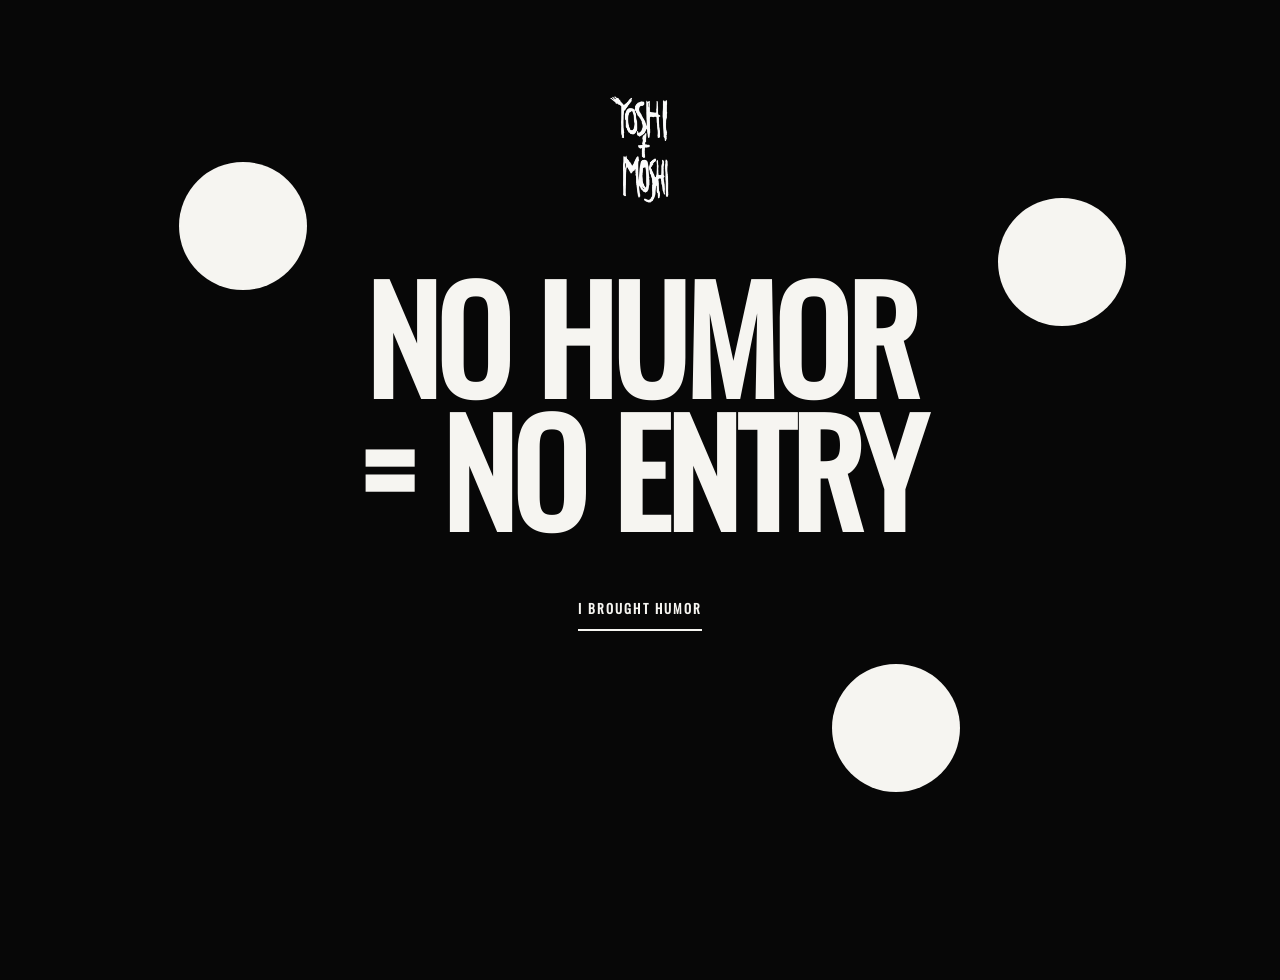
<file: index.html>
<!doctype html>
<html lang="en"><head><meta charset="utf-8"><meta name="viewport" content="width=device-width,initial-scale=1"><meta name="theme-color" content="#070707"><title>Yoshi + Moshi</title><meta name="description" content="Yoshi + Moshi: artists, performances, films and exhibitions. Live and work in Mendrisio TI, Switzerland."><link rel="canonical" href="https://yoshi-moshi.com/"><meta property="og:url" content="https://yoshi-moshi.com/"><meta property="og:title" content="Yoshi + Moshi"><meta property="og:description" content="Yoshi + Moshi: artists, performances, films and exhibitions. Live and work in Mendrisio TI, Switzerland."><meta property="og:type" content="website"><link rel="icon" href="favicon.svg" type="image/svg+xml"><link rel="preload" href="fonts/oswald-reference-regular.woff2" as="font" type="font/woff2" crossorigin><link rel="stylesheet" href="font.css?v=27a333317b"><link rel="stylesheet" href="art.css?v=891eb63b27"><link rel="stylesheet" href="site.css?v=1112d9bbc1"><link rel="stylesheet" href="consent.css?v=a30928d2d5"><script src="site.js?v=57cb72ce67" defer></script><script src="consent.js?v=f97eba19f4" defer></script><link rel="stylesheet" href="fidelity.css?v=2f9670195d"><link rel="stylesheet" href="entry.css?v=55b10b0a5c"><script>document.documentElement.dataset.entryPending='';</script></head>
<body class="page-home"><a class="skip-link" href="#main">Skip to content</a><header class="site-header"><a class="header-head head-left" href="./" aria-label="Yoshi + Moshi home"><img src="media/optimized-yoshi-1121.webp" srcset="media/optimized-yoshi-240.webp 240w, media/optimized-yoshi-480.webp 480w, media/optimized-yoshi-720.webp 720w, media/optimized-yoshi-960.webp 960w, media/optimized-yoshi-1121.webp 1121w" sizes="(max-width: 767px) 180px, 260px" width="1121" height="1403" alt="" class="" fetchpriority="high" decoding="async"></a><a class="header-head head-right" href="./" aria-label="Yoshi + Moshi home"><img src="media/optimized-moshi-1158.webp" srcset="media/optimized-moshi-240.webp 240w, media/optimized-moshi-480.webp 480w, media/optimized-moshi-720.webp 720w, media/optimized-moshi-960.webp 960w, media/optimized-moshi-1158.webp 1158w" sizes="(max-width: 767px) 180px, 240px" width="1158" height="1358" alt="" class="" fetchpriority="high" decoding="async"></a><nav aria-label="Main navigation" class="desktop-links"><a href="./" aria-current="page">Yoshi + Moshi</a><a href="news/" >News</a><a href="performances/" >Performances</a><a href="films/" >Films</a><a href="pictures/" >Pictures</a><a href="about/" >About</a><a href="contact/" >Contact</a></nav><button class="menu-toggle" type="button" aria-label="Open navigation" aria-controls="menu-dialog" aria-expanded="false"><span></span><span></span><span></span></button></header><div class="header-spacer"></div><div class="ambient" aria-hidden="true"><span class="dot dot-one"></span><span class="dot dot-two"></span><span class="dot dot-three"></span><picture><source media="(max-width: 767px)" srcset="media/mobile-yoshi-360.webp 360w, media/mobile-yoshi-540.webp 540w, media/mobile-yoshi-720.webp 720w" sizes="min(44vh, 400px)"><img src="media/optimized-yoshi-1121.webp" srcset="media/optimized-yoshi-240.webp 240w, media/optimized-yoshi-480.webp 480w, media/optimized-yoshi-720.webp 720w, media/optimized-yoshi-960.webp 960w, media/optimized-yoshi-1121.webp 1121w" sizes="(max-width: 767px) 70vw, 50vw" width="1121" height="1403" alt="" class="character yoshi" fetchpriority="high" decoding="async"></picture><picture><source media="(max-width: 767px)" srcset="media/mobile-moshi-360.webp 360w, media/mobile-moshi-540.webp 540w, media/mobile-moshi-720.webp 720w" sizes="min(44vh, 400px)"><img src="media/optimized-moshi-1158.webp" srcset="media/optimized-moshi-240.webp 240w, media/optimized-moshi-480.webp 480w, media/optimized-moshi-720.webp 720w, media/optimized-moshi-960.webp 960w, media/optimized-moshi-1158.webp 1158w" sizes="(max-width: 767px) 70vw, 50vw" width="1158" height="1358" alt="" class="character moshi" fetchpriority="high" decoding="async"></picture></div><main id="main"><section class="home-stage"><h1><button class="wordmark-menu" type="button" aria-label="Open navigation" aria-controls="menu-dialog" aria-expanded="false"><img src="media/reference-logo.webp"  width="955" height="1647" alt="Yoshi + Moshi" class="wordmark" fetchpriority="high" decoding="async"></button></h1><p class="sr-only">Artists based in Mendrisio TI, Switzerland. Discover our news, performances, films and pictures.</p></section></main><dialog class="menu-dialog" id="menu-dialog" aria-label="Navigation"><div class="menu-header"><a class="header-head head-left" href="./" aria-label="Yoshi + Moshi home"><img src="media/optimized-yoshi-1121.webp" srcset="media/optimized-yoshi-240.webp 240w, media/optimized-yoshi-480.webp 480w, media/optimized-yoshi-720.webp 720w, media/optimized-yoshi-960.webp 960w, media/optimized-yoshi-1121.webp 1121w" sizes="(max-width: 767px) 180px, 260px" width="1121" height="1403" alt="" class="" fetchpriority="high" decoding="async"></a><a class="header-head head-right" href="./" aria-label="Yoshi + Moshi home"><img src="media/optimized-moshi-1158.webp" srcset="media/optimized-moshi-240.webp 240w, media/optimized-moshi-480.webp 480w, media/optimized-moshi-720.webp 720w, media/optimized-moshi-960.webp 960w, media/optimized-moshi-1158.webp 1158w" sizes="(max-width: 767px) 180px, 240px" width="1158" height="1358" alt="" class="" fetchpriority="high" decoding="async"></a><button class="close-menu" aria-label="Close navigation" type="button">×</button></div><nav aria-label="Mobile navigation" class="mobile-links"><a href="./" aria-current="page">Yoshi + Moshi</a><a href="news/" >News</a><a href="performances/" >Performances</a><a href="films/" >Films</a><a href="pictures/" >Pictures</a><a href="about/" >About</a><a href="contact/" >Contact</a></nav></dialog><dialog class="media-dialog" aria-label="Media viewer"><div class="dialog-bar"><h2></h2><button class="close-media" type="button" aria-label="Close media">×</button></div><div class="dialog-content"></div><div class="gallery-controls"><button type="button" data-direction="-1" aria-label="Previous photograph">←</button><span aria-live="polite"></span><button type="button" data-direction="1" aria-label="Next photograph">→</button></div></dialog><dialog class="entry-gate" id="entry-gate" aria-labelledby="entry-title"><p class="entry-brand"><img src="media/reference-logo.webp"  width="955" height="1647" alt="Yoshi + Moshi" class="entry-logo" fetchpriority="high" decoding="async"></p><div class="entry-dots" aria-hidden="true"><i class="entry-dot"></i><i class="entry-dot"></i><i class="entry-dot"></i></div><div class="entry-message"><h2 id="entry-title"><span>NO HUMOR</span><span>= NO ENTRY</span></h2><button class="entry-enter" type="button" autofocus>I BROUGHT HUMOR</button></div></dialog></body></html>
</file>
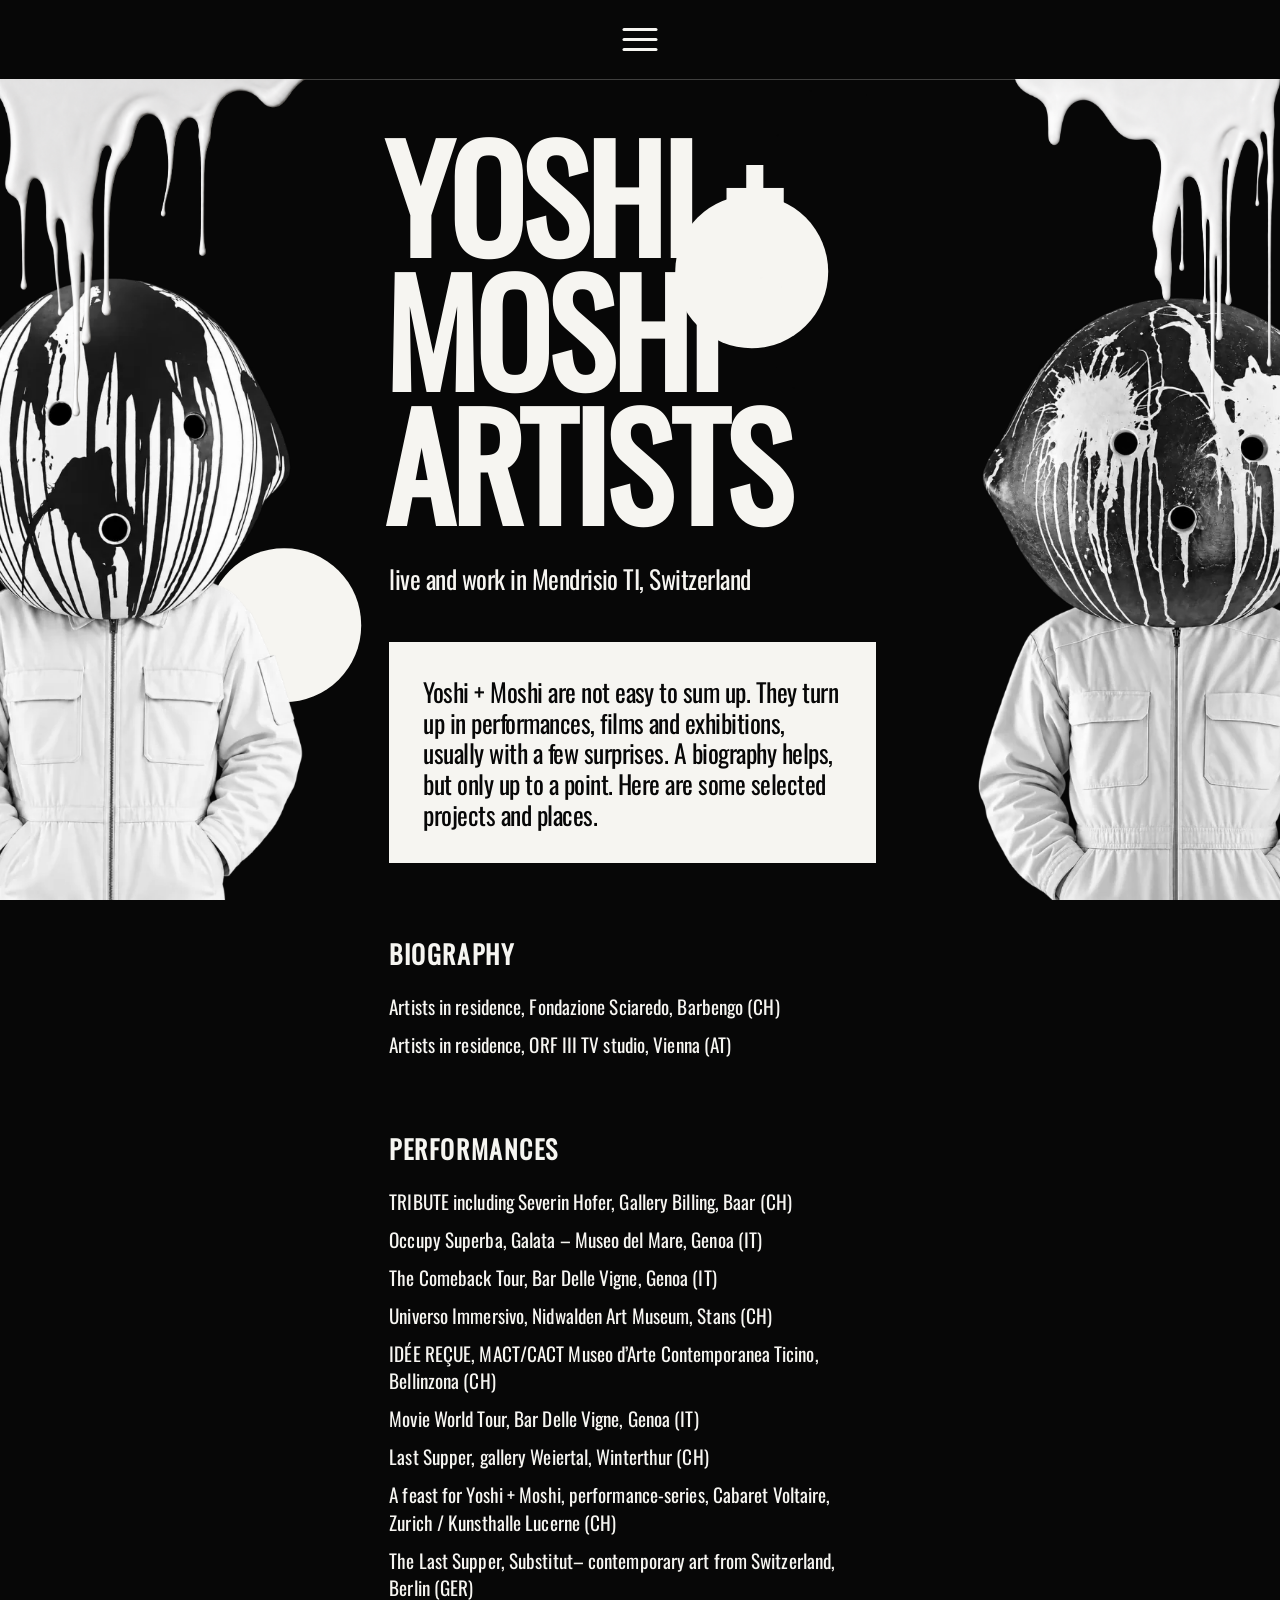
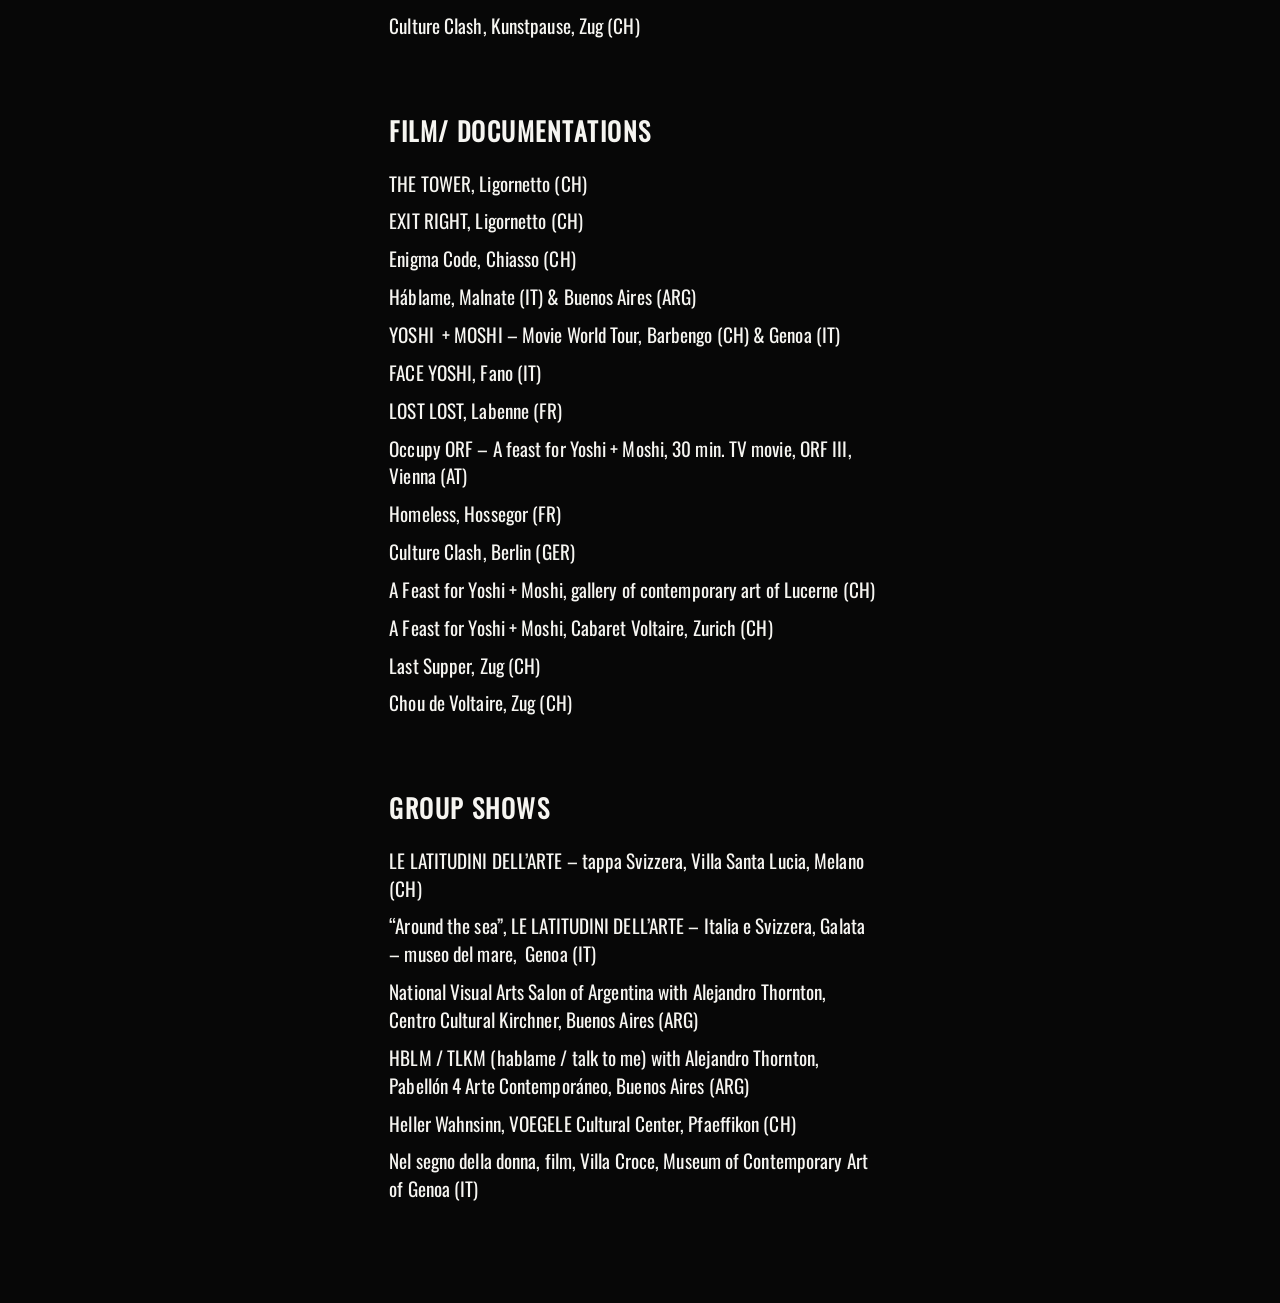
<file: about/index.html>
<!doctype html>
<html lang="en"><head><meta charset="utf-8"><meta name="viewport" content="width=device-width,initial-scale=1"><meta name="theme-color" content="#070707"><title>About — Yoshi + Moshi</title><meta name="description" content="Biography, performances, films and exhibitions of Yoshi + Moshi."><link rel="canonical" href="https://yoshi-moshi.com/about/"><meta property="og:url" content="https://yoshi-moshi.com/about/"><meta property="og:title" content="About — Yoshi + Moshi"><meta property="og:description" content="Biography, performances, films and exhibitions of Yoshi + Moshi."><meta property="og:type" content="website"><link rel="icon" href="../favicon.svg" type="image/svg+xml"><link rel="preload" href="../fonts/oswald-reference-regular.woff2" as="font" type="font/woff2" crossorigin><link rel="stylesheet" href="../font.css?v=27a333317b"><link rel="stylesheet" href="../art.css?v=891eb63b27"><link rel="stylesheet" href="../site.css?v=1112d9bbc1"><link rel="stylesheet" href="../consent.css?v=a30928d2d5"><script src="../site.js?v=57cb72ce67" defer></script><script src="../consent.js?v=f97eba19f4" defer></script><link rel="stylesheet" href="../fidelity.css?v=2f9670195d"></head>
<body class="page-about"><a class="skip-link" href="#main">Skip to content</a><header class="site-header"><a class="header-head head-left" href=".././" aria-label="Yoshi + Moshi home"><img src="../media/optimized-yoshi-1121.webp" srcset="../media/optimized-yoshi-240.webp 240w, ../media/optimized-yoshi-480.webp 480w, ../media/optimized-yoshi-720.webp 720w, ../media/optimized-yoshi-960.webp 960w, ../media/optimized-yoshi-1121.webp 1121w" sizes="(max-width: 767px) 180px, 260px" width="1121" height="1403" alt="" class="" fetchpriority="high" decoding="async"></a><a class="header-head head-right" href=".././" aria-label="Yoshi + Moshi home"><img src="../media/optimized-moshi-1158.webp" srcset="../media/optimized-moshi-240.webp 240w, ../media/optimized-moshi-480.webp 480w, ../media/optimized-moshi-720.webp 720w, ../media/optimized-moshi-960.webp 960w, ../media/optimized-moshi-1158.webp 1158w" sizes="(max-width: 767px) 180px, 240px" width="1158" height="1358" alt="" class="" fetchpriority="high" decoding="async"></a><nav aria-label="Main navigation" class="desktop-links"><a href=".././" >Yoshi + Moshi</a><a href="../news/" >News</a><a href="../performances/" >Performances</a><a href="../films/" >Films</a><a href="../pictures/" >Pictures</a><a href="../about/" aria-current="page">About</a><a href="../contact/" >Contact</a></nav><button class="menu-toggle" type="button" aria-label="Open navigation" aria-controls="menu-dialog" aria-expanded="false"><span></span><span></span><span></span></button></header><div class="header-spacer"></div><div class="ambient" aria-hidden="true"><span class="dot dot-one"></span><span class="dot dot-two"></span><span class="dot dot-three"></span><img src="../media/optimized-yoshi-1121.webp" srcset="../media/optimized-yoshi-240.webp 240w, ../media/optimized-yoshi-480.webp 480w, ../media/optimized-yoshi-720.webp 720w, ../media/optimized-yoshi-960.webp 960w, ../media/optimized-yoshi-1121.webp 1121w" sizes="(max-width: 767px) 70vw, 50vw" width="1121" height="1403" alt="" class="character yoshi" fetchpriority="high" decoding="async"><img src="../media/optimized-moshi-1158.webp" srcset="../media/optimized-moshi-240.webp 240w, ../media/optimized-moshi-480.webp 480w, ../media/optimized-moshi-720.webp 720w, ../media/optimized-moshi-960.webp 960w, ../media/optimized-moshi-1158.webp 1158w" sizes="(max-width: 767px) 70vw, 50vw" width="1158" height="1358" alt="" class="character moshi" fetchpriority="high" decoding="async"></div><main id="main"><div class="about-content"><div class="about-intro"><header class="page-intro"><h1>Yoshi +<br>Moshi<br>artists</h1><p class="lede">live and work in Mendrisio TI, Switzerland</p></header><section class="intro-panel"><p>Yoshi + Moshi are not easy to sum up. They turn up in performances, films and exhibitions, usually with a few surprises. A biography helps, but only up to a point. Here are some selected projects and places.</p></section></div><section class="timeline-section"><h2>Biography</h2><ul><li>Artists in residence, Fondazione Sciaredo, Barbengo (CH)</li><li>Artists in residence, ORF III TV studio, Vienna (AT)</li></ul></section><section class="timeline-section"><h2>Performances</h2><ul><li>TRIBUTE including Severin Hofer, Gallery Billing, Baar (CH)</li><li>Occupy Superba, Galata – Museo del Mare, Genoa (IT)</li><li>The Comeback Tour, Bar Delle Vigne, Genoa (IT)</li><li>Universo Immersivo, Nidwalden Art Museum, Stans (CH)</li><li>IDÉE REÇUE, MACT/CACT Museo d’Arte Contemporanea Ticino, Bellinzona (CH)</li><li>Movie World Tour, Bar Delle Vigne, Genoa (IT)</li><li>Last Supper, gallery Weiertal, Winterthur (CH)</li><li>A feast for Yoshi + Moshi, performance-series, Cabaret Voltaire, Zurich / Kunsthalle Lucerne (CH)</li><li>The Last Supper, Substitut– contemporary art from Switzerland, Berlin (GER)</li><li>Culture Clash, Kunstpause, Zug (CH)</li></ul></section><section class="timeline-section"><h2>Film/ Documentations</h2><ul><li>THE TOWER, Ligornetto (CH)</li><li>EXIT RIGHT, Ligornetto (CH)</li><li>Enigma Code, Chiasso (CH)</li><li>Háblame, Malnate (IT) &amp; Buenos Aires (ARG)</li><li>YOSHI&nbsp; + MOSHI – Movie World Tour, Barbengo (CH) &amp; Genoa (IT)</li><li>FACE YOSHI, Fano (IT)</li><li>LOST LOST, Labenne (FR)</li><li>Occupy ORF – A feast for Yoshi + Moshi, 30 min. TV movie, ORF III, Vienna (AT)</li><li>Homeless, Hossegor (FR)</li><li>Culture Clash, Berlin (GER)</li><li>A Feast for Yoshi + Moshi, gallery of contemporary art of Lucerne (CH)</li><li>A Feast for Yoshi + Moshi, Cabaret Voltaire, Zurich (CH)</li><li>Last Supper, Zug (CH)</li><li>Chou de Voltaire, Zug (CH)</li></ul></section><section class="timeline-section"><h2>Group Shows</h2><ul><li>LE LATITUDINI DELL’ARTE – tappa Svizzera, Villa Santa Lucia, Melano (CH)</li><li>“Around the sea”, LE LATITUDINI DELL’ARTE – Italia e Svizzera, Galata – museo del mare,&nbsp; Genoa (IT)</li><li>National Visual Arts Salon of Argentina with Alejandro Thornton, Centro Cultural Kirchner, Buenos Aires (ARG)</li><li>HBLM / TLKM (hablame / talk to me) with Alejandro Thornton, Pabellón 4 Arte Contemporáneo, Buenos Aires (ARG)</li><li>Heller Wahnsinn, VOEGELE Cultural Center, Pfaeffikon (CH)</li><li>Nel segno della donna, film, Villa Croce, Museum of Contemporary Art of Genoa (IT)</li></ul></section></div></main><dialog class="menu-dialog" id="menu-dialog" aria-label="Navigation"><div class="menu-header"><a class="header-head head-left" href=".././" aria-label="Yoshi + Moshi home"><img src="../media/optimized-yoshi-1121.webp" srcset="../media/optimized-yoshi-240.webp 240w, ../media/optimized-yoshi-480.webp 480w, ../media/optimized-yoshi-720.webp 720w, ../media/optimized-yoshi-960.webp 960w, ../media/optimized-yoshi-1121.webp 1121w" sizes="(max-width: 767px) 180px, 260px" width="1121" height="1403" alt="" class="" fetchpriority="high" decoding="async"></a><a class="header-head head-right" href=".././" aria-label="Yoshi + Moshi home"><img src="../media/optimized-moshi-1158.webp" srcset="../media/optimized-moshi-240.webp 240w, ../media/optimized-moshi-480.webp 480w, ../media/optimized-moshi-720.webp 720w, ../media/optimized-moshi-960.webp 960w, ../media/optimized-moshi-1158.webp 1158w" sizes="(max-width: 767px) 180px, 240px" width="1158" height="1358" alt="" class="" fetchpriority="high" decoding="async"></a><button class="close-menu" aria-label="Close navigation" type="button">×</button></div><nav aria-label="Mobile navigation" class="mobile-links"><a href=".././" >Yoshi + Moshi</a><a href="../news/" >News</a><a href="../performances/" >Performances</a><a href="../films/" >Films</a><a href="../pictures/" >Pictures</a><a href="../about/" aria-current="page">About</a><a href="../contact/" >Contact</a></nav></dialog><dialog class="media-dialog" aria-label="Media viewer"><div class="dialog-bar"><h2></h2><button class="close-media" type="button" aria-label="Close media">×</button></div><div class="dialog-content"></div><div class="gallery-controls"><button type="button" data-direction="-1" aria-label="Previous photograph">←</button><span aria-live="polite"></span><button type="button" data-direction="1" aria-label="Next photograph">→</button></div></dialog></body></html>
</file>
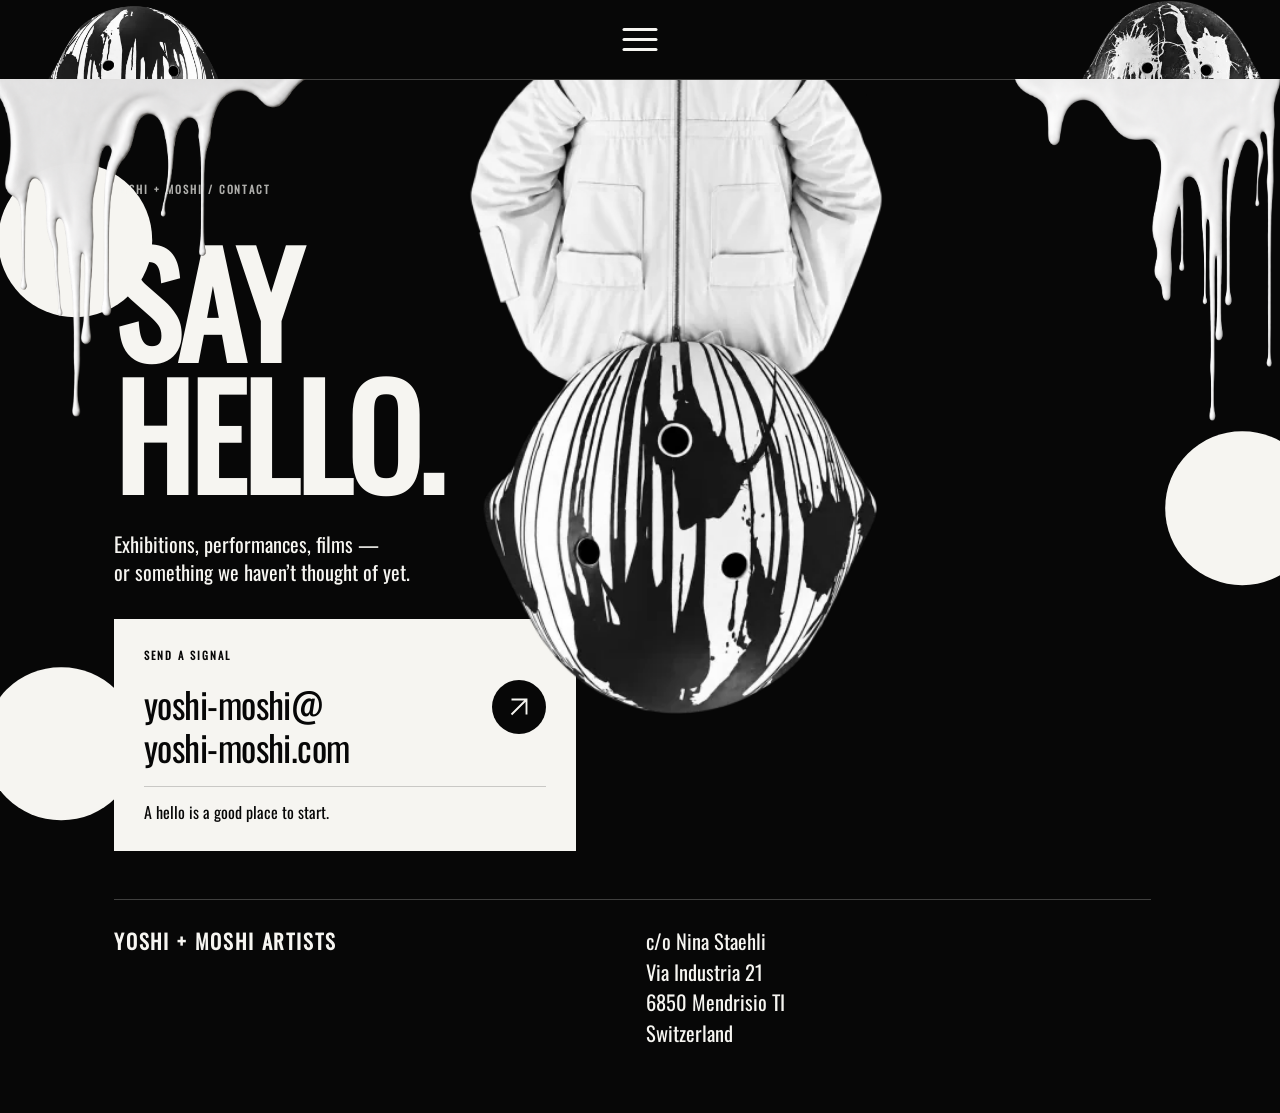
<file: contact/index.html>
<!doctype html>
<html lang="en"><head><meta charset="utf-8"><meta name="viewport" content="width=device-width,initial-scale=1"><meta name="theme-color" content="#070707"><title>Contact — Yoshi + Moshi</title><meta name="description" content="Contact Yoshi + Moshi artists in Mendrisio, Switzerland."><link rel="canonical" href="https://yoshi-moshi.com/contact/"><meta property="og:url" content="https://yoshi-moshi.com/contact/"><meta property="og:title" content="Contact — Yoshi + Moshi"><meta property="og:description" content="Contact Yoshi + Moshi artists in Mendrisio, Switzerland."><meta property="og:type" content="website"><link rel="icon" href="../favicon.svg" type="image/svg+xml"><link rel="preload" href="../fonts/oswald-reference-regular.woff2" as="font" type="font/woff2" crossorigin><link rel="stylesheet" href="../font.css?v=27a333317b"><link rel="stylesheet" href="../art.css?v=891eb63b27"><link rel="stylesheet" href="../site.css?v=1112d9bbc1"><link rel="stylesheet" href="../consent.css?v=a30928d2d5"><script src="../site.js?v=57cb72ce67" defer></script><script src="../consent.js?v=f97eba19f4" defer></script><link rel="stylesheet" href="../fidelity.css?v=2f9670195d"><link rel="stylesheet" href="../contact.css?v=b87b5fd09f"></head>
<body class="page-contact"><a class="skip-link" href="#main">Skip to content</a><header class="site-header"><a class="header-head head-left" href=".././" aria-label="Yoshi + Moshi home"><img src="../media/optimized-yoshi-1121.webp" srcset="../media/optimized-yoshi-240.webp 240w, ../media/optimized-yoshi-480.webp 480w, ../media/optimized-yoshi-720.webp 720w, ../media/optimized-yoshi-960.webp 960w, ../media/optimized-yoshi-1121.webp 1121w" sizes="(max-width: 767px) 180px, 260px" width="1121" height="1403" alt="" class="" fetchpriority="high" decoding="async"></a><a class="header-head head-right" href=".././" aria-label="Yoshi + Moshi home"><img src="../media/optimized-moshi-1158.webp" srcset="../media/optimized-moshi-240.webp 240w, ../media/optimized-moshi-480.webp 480w, ../media/optimized-moshi-720.webp 720w, ../media/optimized-moshi-960.webp 960w, ../media/optimized-moshi-1158.webp 1158w" sizes="(max-width: 767px) 180px, 240px" width="1158" height="1358" alt="" class="" fetchpriority="high" decoding="async"></a><nav aria-label="Main navigation" class="desktop-links"><a href=".././" >Yoshi + Moshi</a><a href="../news/" >News</a><a href="../performances/" >Performances</a><a href="../films/" >Films</a><a href="../pictures/" >Pictures</a><a href="../about/" >About</a><a href="../contact/" aria-current="page">Contact</a></nav><button class="menu-toggle" type="button" aria-label="Open navigation" aria-controls="menu-dialog" aria-expanded="false"><span></span><span></span><span></span></button></header><div class="header-spacer"></div><div class="ambient" aria-hidden="true"><span class="dot dot-one"></span><span class="dot dot-two"></span><span class="dot dot-three"></span></div><main id="main"><section class="contact-stage"><header class="contact-intro"><p class="kicker">YOSHI + MOSHI / CONTACT</p><h1><span>SAY</span><span>HELLO.</span></h1><p class="contact-lede">Exhibitions, performances, films —<br> or something we haven’t thought of yet.</p></header><figure class="contact-duo"><img src="../media/optimized-yoshi-1121.webp" srcset="../media/optimized-yoshi-240.webp 240w, ../media/optimized-yoshi-480.webp 480w, ../media/optimized-yoshi-720.webp 720w, ../media/optimized-yoshi-960.webp 960w, ../media/optimized-yoshi-1121.webp 1121w" sizes="(max-width: 767px) 65vw, 440px" width="1121" height="1403" alt="Yoshi" class="contact-yoshi" fetchpriority="high" decoding="async"><img src="../media/optimized-moshi-1158.webp" srcset="../media/optimized-moshi-240.webp 240w, ../media/optimized-moshi-480.webp 480w, ../media/optimized-moshi-720.webp 720w, ../media/optimized-moshi-960.webp 960w, ../media/optimized-moshi-1158.webp 1158w" sizes="(max-width: 767px) 65vw, 440px" width="1158" height="1358" alt="Moshi" class="contact-moshi" fetchpriority="high" decoding="async"></figure><a class="contact-invitation" href="mailto:yoshi-moshi@yoshi-moshi.com"><span class="contact-invitation-label">SEND A SIGNAL</span><span class="contact-email"><span>yoshi-moshi@</span><span>yoshi-moshi.com</span></span><span class="contact-arrow" aria-hidden="true"><svg viewBox="0 0 32 32" fill="none"><path d="M8 24 24 8M8 8h16v16" stroke="currentColor" stroke-width="2"/></svg></span><span class="contact-invitation-note">A hello is a good place to start.</span></a><section class="contact-details" aria-label="Contact details"><p>Yoshi + Moshi artists</p>
<p>c/o Nina Staehli<br>
Via Industria 21<br>
6850 Mendrisio TI<br>
Switzerland</p></section></section></main><dialog class="menu-dialog" id="menu-dialog" aria-label="Navigation"><div class="menu-header"><a class="header-head head-left" href=".././" aria-label="Yoshi + Moshi home"><img src="../media/optimized-yoshi-1121.webp" srcset="../media/optimized-yoshi-240.webp 240w, ../media/optimized-yoshi-480.webp 480w, ../media/optimized-yoshi-720.webp 720w, ../media/optimized-yoshi-960.webp 960w, ../media/optimized-yoshi-1121.webp 1121w" sizes="(max-width: 767px) 180px, 260px" width="1121" height="1403" alt="" class="" fetchpriority="high" decoding="async"></a><a class="header-head head-right" href=".././" aria-label="Yoshi + Moshi home"><img src="../media/optimized-moshi-1158.webp" srcset="../media/optimized-moshi-240.webp 240w, ../media/optimized-moshi-480.webp 480w, ../media/optimized-moshi-720.webp 720w, ../media/optimized-moshi-960.webp 960w, ../media/optimized-moshi-1158.webp 1158w" sizes="(max-width: 767px) 180px, 240px" width="1158" height="1358" alt="" class="" fetchpriority="high" decoding="async"></a><button class="close-menu" aria-label="Close navigation" type="button">×</button></div><nav aria-label="Mobile navigation" class="mobile-links"><a href=".././" >Yoshi + Moshi</a><a href="../news/" >News</a><a href="../performances/" >Performances</a><a href="../films/" >Films</a><a href="../pictures/" >Pictures</a><a href="../about/" >About</a><a href="../contact/" aria-current="page">Contact</a></nav></dialog><dialog class="media-dialog" aria-label="Media viewer"><div class="dialog-bar"><h2></h2><button class="close-media" type="button" aria-label="Close media">×</button></div><div class="dialog-content"></div><div class="gallery-controls"><button type="button" data-direction="-1" aria-label="Previous photograph">←</button><span aria-live="polite"></span><button type="button" data-direction="1" aria-label="Next photograph">→</button></div></dialog></body></html>
</file>
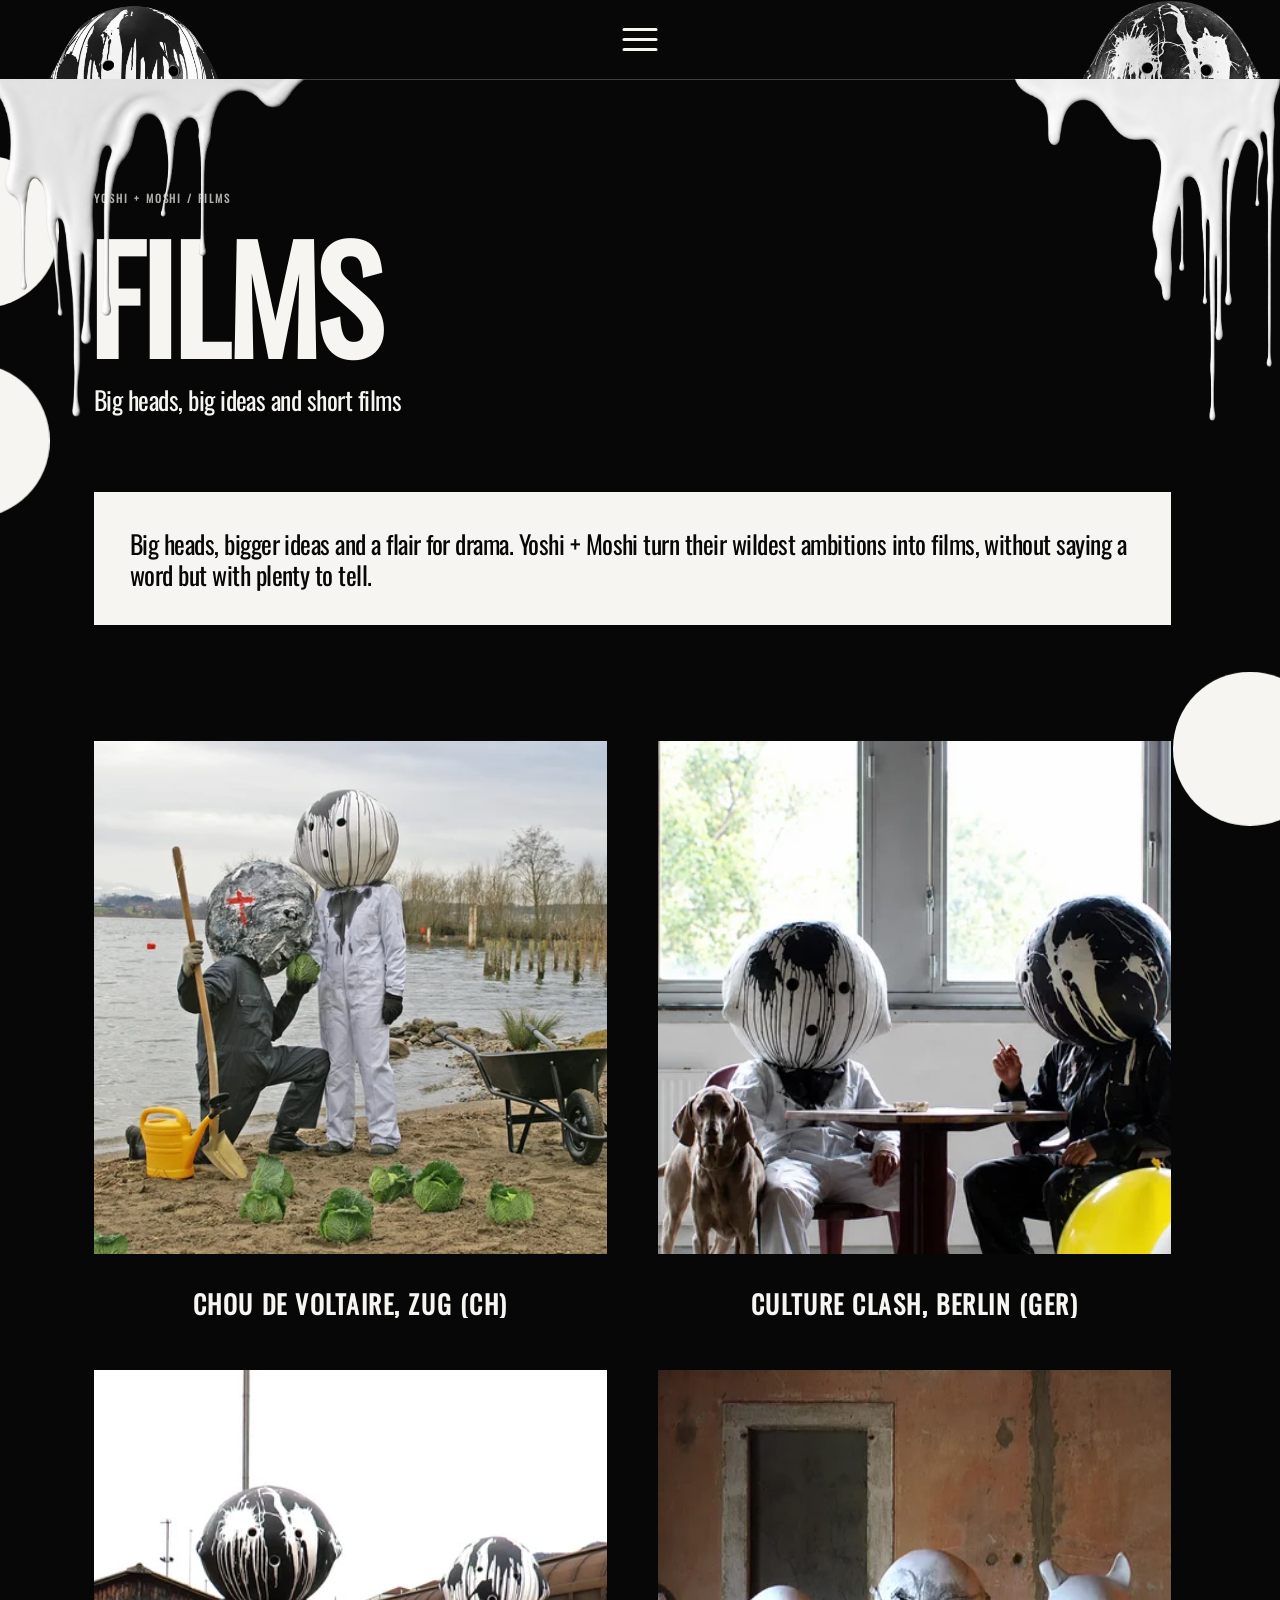
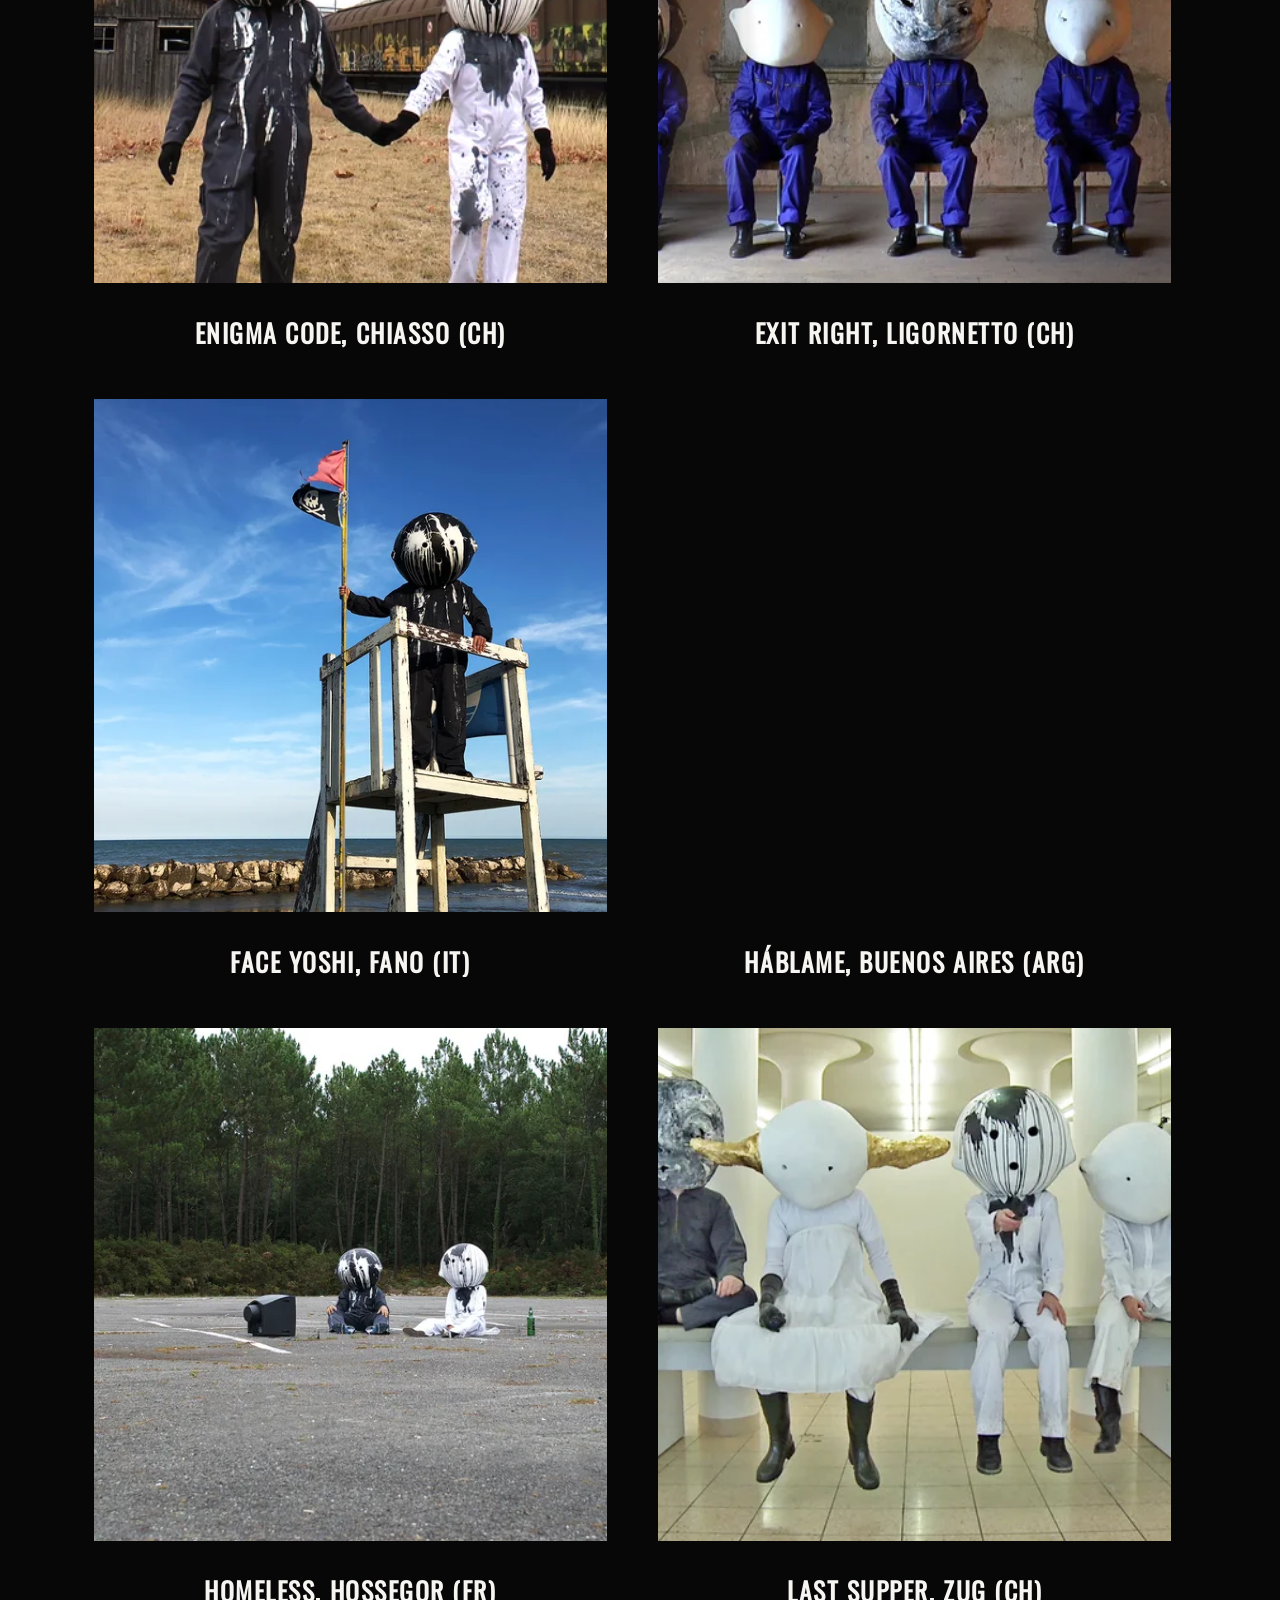
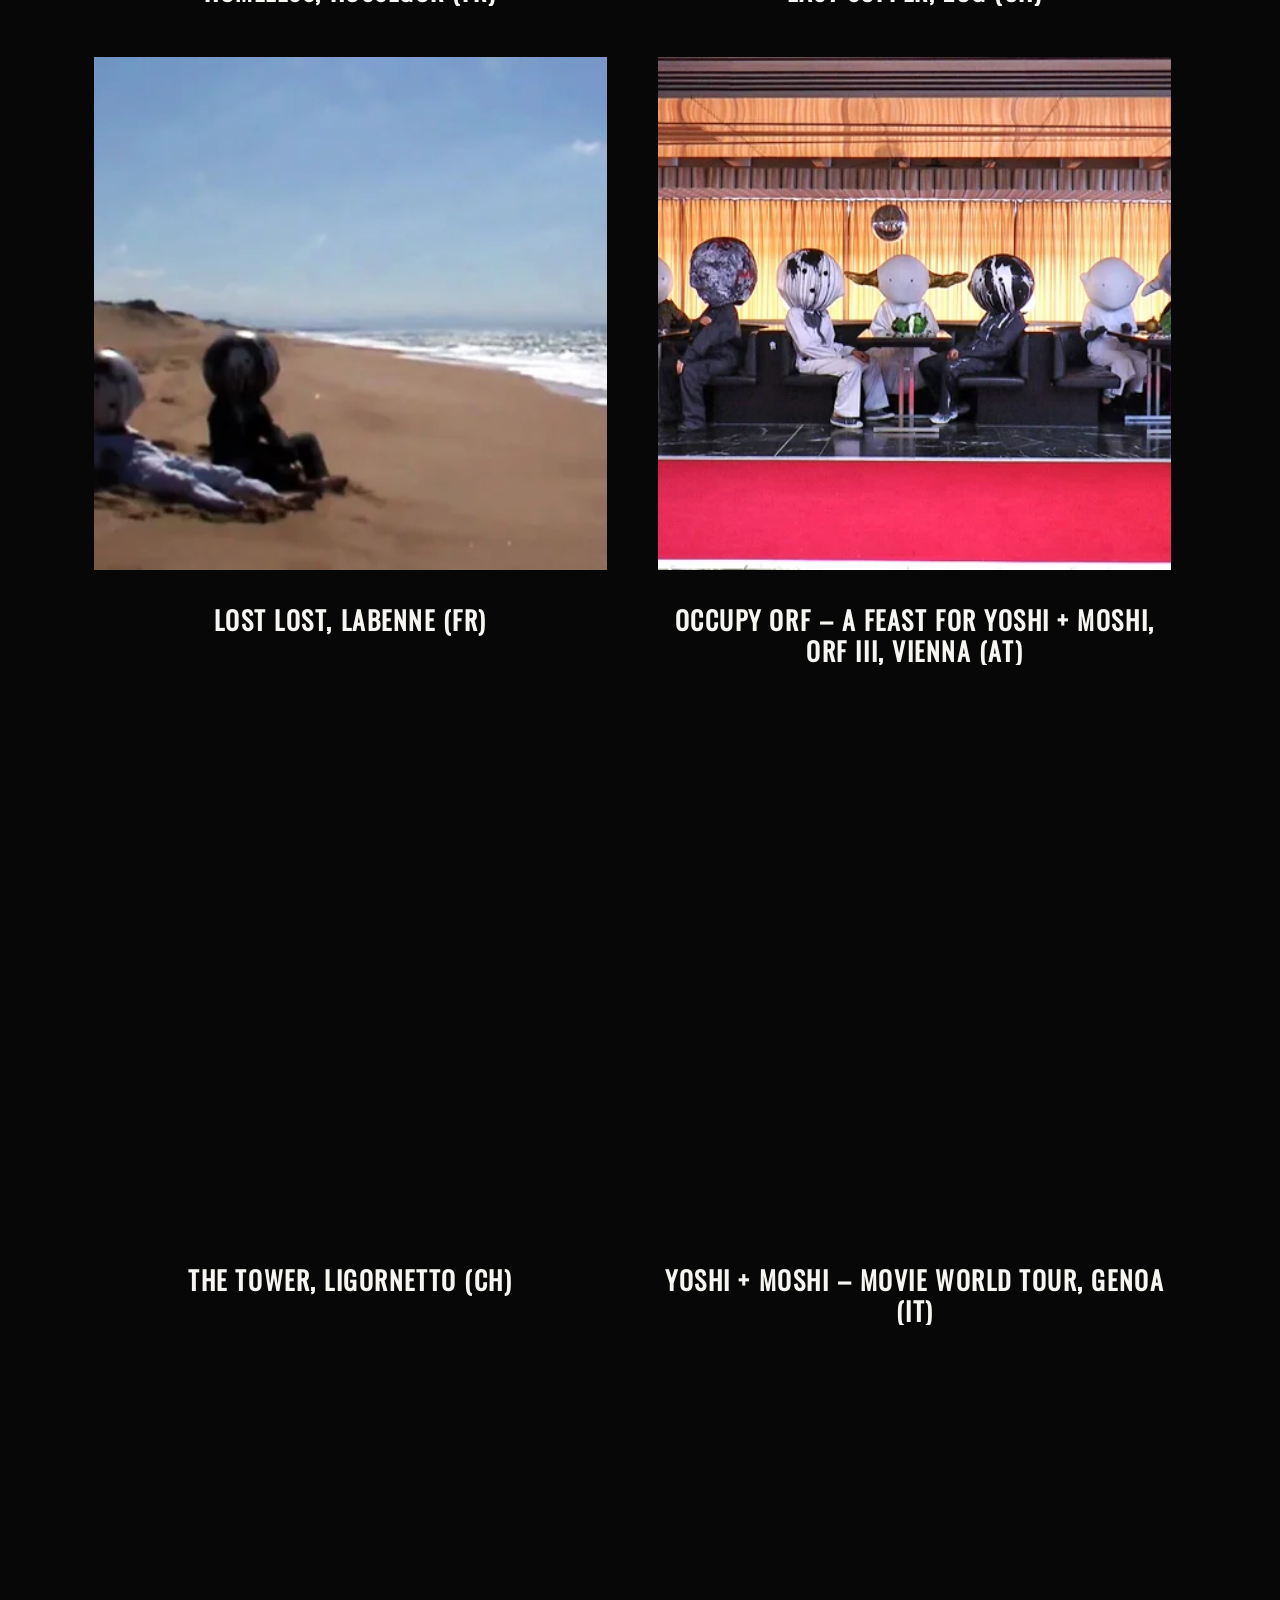
<file: film-performances-yoshi-moshi/index.html>
<!doctype html><html lang="en"><meta charset="utf-8"><meta name="viewport" content="width=device-width,initial-scale=1"><meta http-equiv="refresh" content="0;url=../films/"><title>Yoshi + Moshi</title><a href="../films/">Continue to films</a></html>
</file>
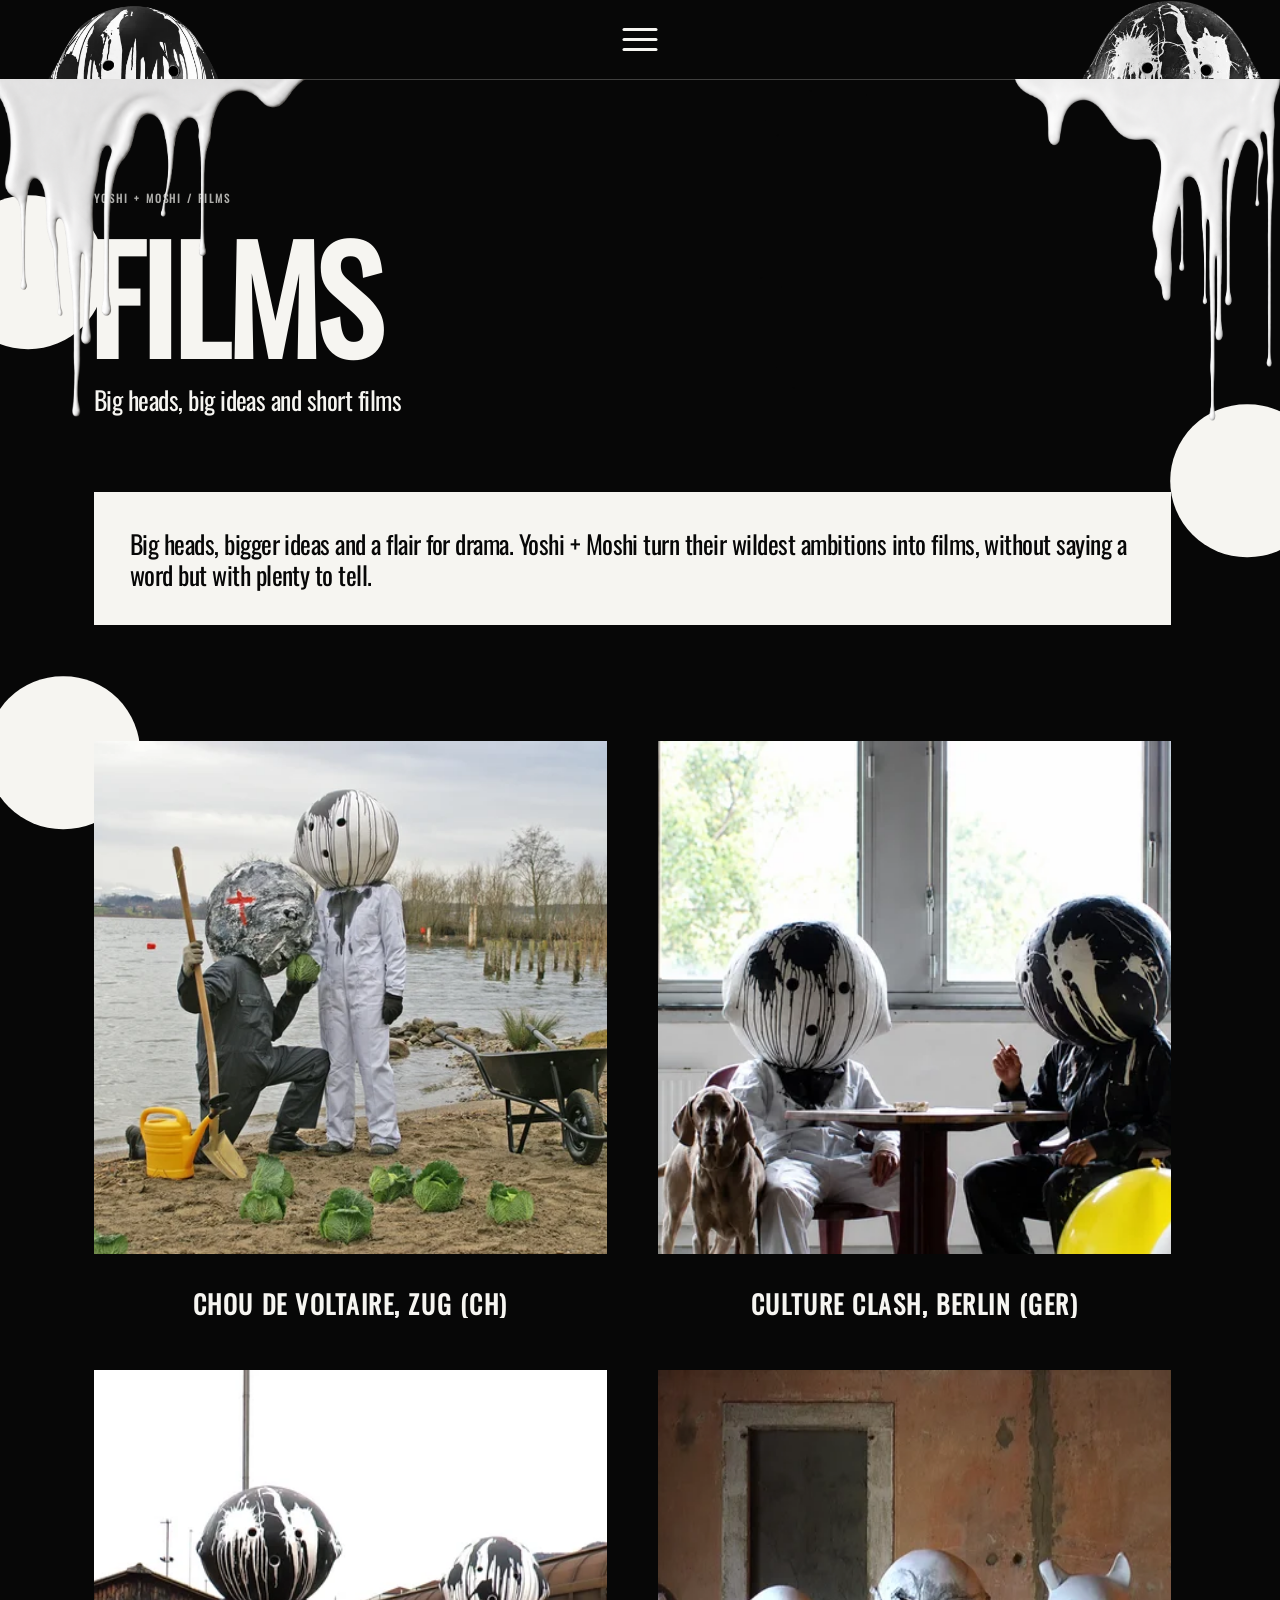
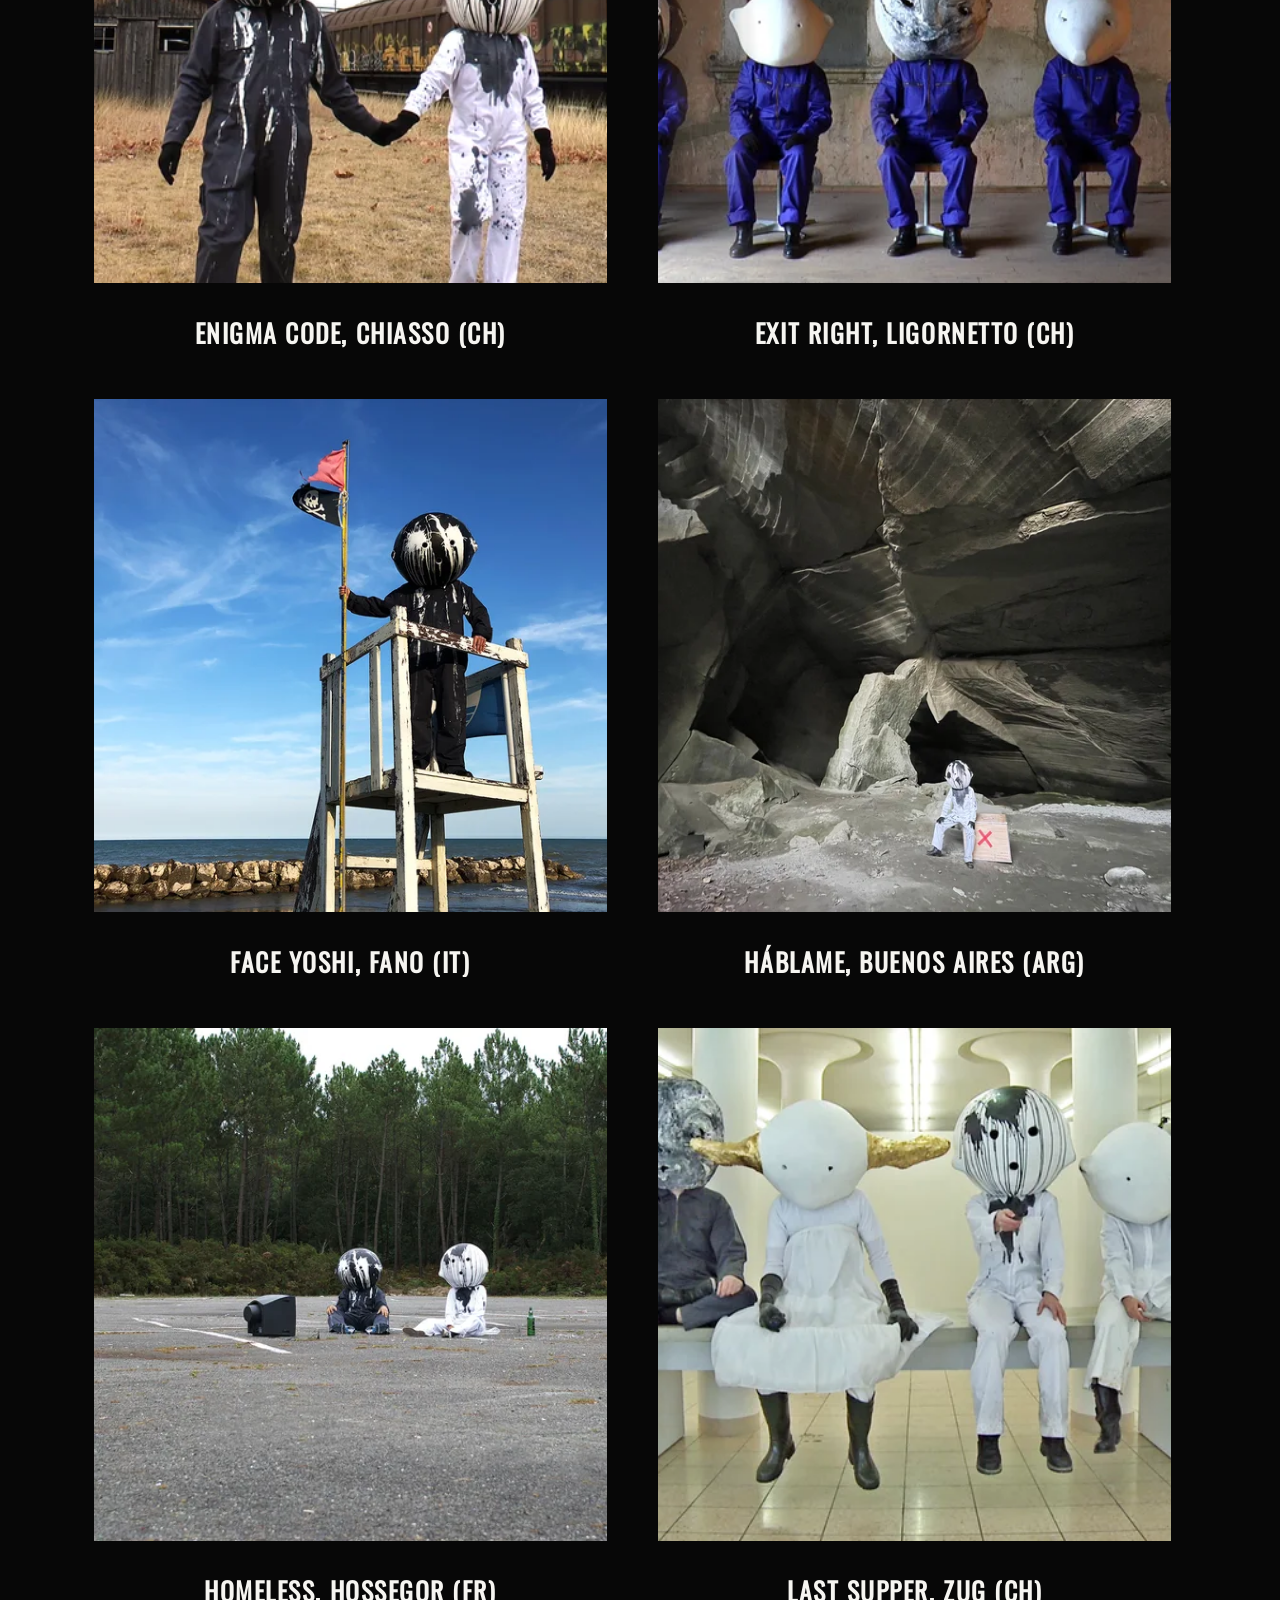
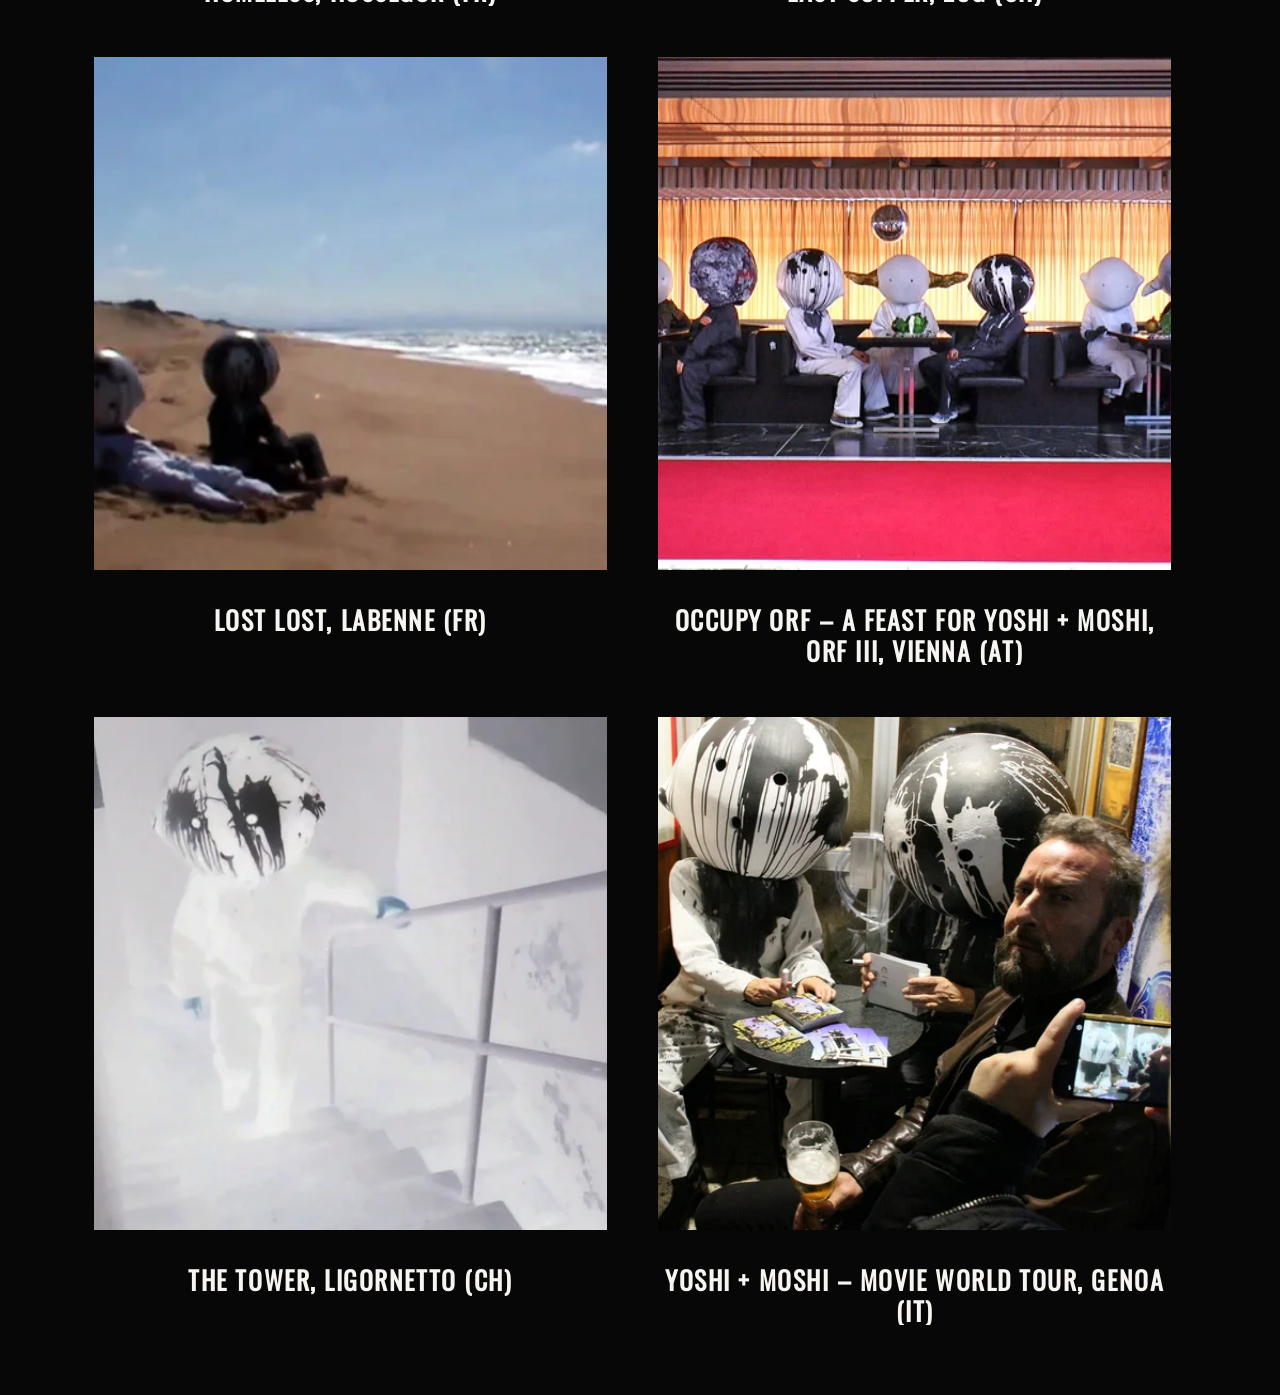
<file: films/index.html>
<!doctype html>
<html lang="en"><head><meta charset="utf-8"><meta name="viewport" content="width=device-width,initial-scale=1"><meta name="theme-color" content="#070707"><title>Films — Yoshi + Moshi</title><meta name="description" content="Short films, live moments and moving images by Yoshi + Moshi."><link rel="canonical" href="https://yoshi-moshi.com/films/"><meta property="og:url" content="https://yoshi-moshi.com/films/"><meta property="og:title" content="Films — Yoshi + Moshi"><meta property="og:description" content="Short films, live moments and moving images by Yoshi + Moshi."><meta property="og:type" content="website"><link rel="icon" href="../favicon.svg" type="image/svg+xml"><link rel="preload" href="../fonts/oswald-reference-regular.woff2" as="font" type="font/woff2" crossorigin><link rel="stylesheet" href="../font.css?v=27a333317b"><link rel="stylesheet" href="../art.css?v=891eb63b27"><link rel="stylesheet" href="../site.css?v=1112d9bbc1"><link rel="stylesheet" href="../consent.css?v=a30928d2d5"><script src="../site.js?v=57cb72ce67" defer></script><script src="../consent.js?v=f97eba19f4" defer></script><link rel="stylesheet" href="../fidelity.css?v=2f9670195d"></head>
<body class="page-films"><a class="skip-link" href="#main">Skip to content</a><header class="site-header"><a class="header-head head-left" href=".././" aria-label="Yoshi + Moshi home"><img src="../media/optimized-yoshi-1121.webp" srcset="../media/optimized-yoshi-240.webp 240w, ../media/optimized-yoshi-480.webp 480w, ../media/optimized-yoshi-720.webp 720w, ../media/optimized-yoshi-960.webp 960w, ../media/optimized-yoshi-1121.webp 1121w" sizes="(max-width: 767px) 180px, 260px" width="1121" height="1403" alt="" class="" fetchpriority="high" decoding="async"></a><a class="header-head head-right" href=".././" aria-label="Yoshi + Moshi home"><img src="../media/optimized-moshi-1158.webp" srcset="../media/optimized-moshi-240.webp 240w, ../media/optimized-moshi-480.webp 480w, ../media/optimized-moshi-720.webp 720w, ../media/optimized-moshi-960.webp 960w, ../media/optimized-moshi-1158.webp 1158w" sizes="(max-width: 767px) 180px, 240px" width="1158" height="1358" alt="" class="" fetchpriority="high" decoding="async"></a><nav aria-label="Main navigation" class="desktop-links"><a href=".././" >Yoshi + Moshi</a><a href="../news/" >News</a><a href="../performances/" >Performances</a><a href="../films/" aria-current="page">Films</a><a href="../pictures/" >Pictures</a><a href="../about/" >About</a><a href="../contact/" >Contact</a></nav><button class="menu-toggle" type="button" aria-label="Open navigation" aria-controls="menu-dialog" aria-expanded="false"><span></span><span></span><span></span></button></header><div class="header-spacer"></div><div class="ambient" aria-hidden="true"><span class="dot dot-one"></span><span class="dot dot-two"></span><span class="dot dot-three"></span></div><main id="main"><div class="archive"><header class="page-intro"><p class="kicker">YOSHI + MOSHI / FILMS</p><h1>FILMS</h1><p class="lede">Big heads, big ideas and short films</p></header><section class="intro-panel"><p>Big heads, bigger ideas and a flair for drama. Yoshi + Moshi turn their wildest ambitions into films, without saying a word but with plenty to tell.</p></section><div class="film-grid" aria-label="Film stills"><a class="film-card film-still" href="../media/film-still-01-1920.webp" data-gallery="0" data-title="Chou de Voltaire, Zug (CH)" aria-label="View film still: Chou de Voltaire, Zug (CH)"><span class="film-frame"><img src="../media/film-still-01-1920.webp" srcset="../media/film-still-01-360.webp 360w, ../media/film-still-01-720.webp 720w, ../media/film-still-01-1200.webp 1200w, ../media/film-still-01-1920.webp 1920w" sizes="(max-width: 767px) 90vw, 50vw" width="1920" height="1277" alt="Yoshi and Moshi tending cabbages beside a lake." class="" loading="lazy" decoding="async"></span><span class="film-title">Chou de Voltaire, Zug (CH)</span></a><a class="film-card film-still" href="../media/film-still-02-1920.webp" data-gallery="1" data-title="Culture Clash, Berlin (GER)" aria-label="View film still: Culture Clash, Berlin (GER)"><span class="film-frame"><img src="../media/film-still-02-1920.webp" srcset="../media/film-still-02-360.webp 360w, ../media/film-still-02-720.webp 720w, ../media/film-still-02-1200.webp 1200w, ../media/film-still-02-1920.webp 1920w" sizes="(max-width: 767px) 90vw, 50vw" width="1920" height="1081" alt="Yoshi and Moshi seated at a table with a dog and balloons." class="" loading="lazy" decoding="async"></span><span class="film-title">Culture Clash, Berlin (GER)</span></a><a class="film-card film-still" href="../media/film-still-03-1920.webp" data-gallery="2" data-title="Enigma Code, Chiasso (CH)" aria-label="View film still: Enigma Code, Chiasso (CH)"><span class="film-frame"><img src="../media/film-still-03-1920.webp" srcset="../media/film-still-03-360.webp 360w, ../media/film-still-03-720.webp 720w, ../media/film-still-03-1200.webp 1200w, ../media/film-still-03-1920.webp 1920w" sizes="(max-width: 767px) 90vw, 50vw" width="1920" height="1080" alt="Yoshi and Moshi holding hands in a railway yard." class="" loading="lazy" decoding="async"></span><span class="film-title">Enigma Code, Chiasso (CH)</span></a><a class="film-card film-still" href="../media/film-still-11-1920.webp" data-gallery="3" data-title="EXIT RIGHT, Ligornetto (CH)" aria-label="View film still: EXIT RIGHT, Ligornetto (CH)"><span class="film-frame"><img src="../media/film-still-11-1920.webp" srcset="../media/film-still-11-360.webp 360w, ../media/film-still-11-720.webp 720w, ../media/film-still-11-1200.webp 1200w, ../media/film-still-11-1920.webp 1920w" sizes="(max-width: 767px) 90vw, 50vw" width="1920" height="1080" alt="Five characters wearing blue suits seated in a row." class="" loading="lazy" decoding="async"></span><span class="film-title">EXIT RIGHT, Ligornetto (CH)</span></a><a class="film-card film-still" href="../media/film-still-04-1181.webp" data-gallery="4" data-title="FACE YOSHI, Fano (IT)" aria-label="View film still: FACE YOSHI, Fano (IT)"><span class="film-frame"><img src="../media/film-still-04-1181.webp" srcset="../media/film-still-04-360.webp 360w, ../media/film-still-04-720.webp 720w, ../media/film-still-04-1181.webp 1181w" sizes="(max-width: 767px) 90vw, 50vw" width="1181" height="886" alt="Moshi holding flags on a lifeguard chair by the sea." class="" loading="lazy" decoding="async"></span><span class="film-title">FACE YOSHI, Fano (IT)</span></a><a class="film-card film-still" href="../media/film-still-05-1920.webp" data-gallery="5" data-title="Háblame, Buenos Aires (ARG)" aria-label="View film still: Háblame, Buenos Aires (ARG)"><span class="film-frame"><img src="../media/film-still-05-1920.webp" srcset="../media/film-still-05-360.webp 360w, ../media/film-still-05-720.webp 720w, ../media/film-still-05-1200.webp 1200w, ../media/film-still-05-1920.webp 1920w" sizes="(max-width: 767px) 90vw, 50vw" width="1920" height="1440" alt="Yoshi seated beside a box marked with a red cross in a cavern." class="" loading="lazy" decoding="async"></span><span class="film-title">Háblame, Buenos Aires (ARG)</span></a><a class="film-card film-still" href="../media/homeless-hossegor-1920.webp" data-gallery="6" data-title="Homeless, Hossegor (FR)" aria-label="View film still: Homeless, Hossegor (FR)"><span class="film-frame"><img src="../media/homeless-hossegor-1920.webp" srcset="../media/homeless-hossegor-360.webp 360w, ../media/homeless-hossegor-720.webp 720w, ../media/homeless-hossegor-1200.webp 1200w, ../media/homeless-hossegor-1920.webp 1920w" sizes="(max-width: 767px) 90vw, 50vw" width="1920" height="1277" alt="Yoshi and Moshi seated beside a television in a forest car park." class="" loading="lazy" decoding="async"></span><span class="film-title">Homeless, Hossegor (FR)</span></a><a class="film-card film-still" href="../media/film-still-06-1181.webp" data-gallery="7" data-title="LAST SUPPER, Zug (CH)" aria-label="View film still: LAST SUPPER, Zug (CH)"><span class="film-frame"><img src="../media/film-still-06-1181.webp" srcset="../media/film-still-06-360.webp 360w, ../media/film-still-06-720.webp 720w, ../media/film-still-06-1181.webp 1181w" sizes="(max-width: 767px) 90vw, 50vw" width="1181" height="665" alt="Four characters seated together on a table in a gallery." class="" loading="lazy" decoding="async"></span><span class="film-title">LAST SUPPER, Zug (CH)</span></a><a class="film-card film-still" href="../media/film-still-07-1024.webp" data-gallery="8" data-title="LOST LOST, Labenne (FR)" aria-label="View film still: LOST LOST, Labenne (FR)"><span class="film-frame"><img src="../media/film-still-07-1024.webp" srcset="../media/film-still-07-360.webp 360w, ../media/film-still-07-720.webp 720w, ../media/film-still-07-1024.webp 1024w" sizes="(max-width: 767px) 90vw, 50vw" width="1024" height="578" alt="Yoshi and Moshi resting on a beach beside the ocean." class="" loading="lazy" decoding="async"></span><span class="film-title">LOST LOST, Labenne (FR)</span></a><a class="film-card film-still" href="../media/film-still-08-1920.webp" data-gallery="9" data-title="Occupy ORF – A feast for Yoshi + Moshi, ORF III, Vienna (AT)" aria-label="View film still: Occupy ORF – A feast for Yoshi + Moshi, ORF III, Vienna (AT)"><span class="film-frame"><img src="../media/film-still-08-1920.webp" srcset="../media/film-still-08-360.webp 360w, ../media/film-still-08-720.webp 720w, ../media/film-still-08-1200.webp 1200w, ../media/film-still-08-1920.webp 1920w" sizes="(max-width: 767px) 90vw, 50vw" width="1920" height="1080" alt="A group of eight characters seated in an orange-lit lounge." class="" loading="lazy" decoding="async"></span><span class="film-title">Occupy ORF – A feast for Yoshi + Moshi, ORF III, Vienna (AT)</span></a><a class="film-card film-still" href="../media/film-still-09-1920.webp" data-gallery="10" data-title="THE TOWER, Ligornetto (CH)" aria-label="View film still: THE TOWER, Ligornetto (CH)"><span class="film-frame"><img src="../media/film-still-09-1920.webp" srcset="../media/film-still-09-360.webp 360w, ../media/film-still-09-720.webp 720w, ../media/film-still-09-1200.webp 1200w, ../media/film-still-09-1920.webp 1920w" sizes="(max-width: 767px) 90vw, 50vw" width="1920" height="1280" alt="An inverted-colour view of Moshi on a staircase." class="" loading="lazy" decoding="async"></span><span class="film-title">THE TOWER, Ligornetto (CH)</span></a><a class="film-card film-still" href="../media/film-still-10-1920.webp" data-gallery="11" data-title="YOSHI + MOSHI – Movie World Tour, Genoa (IT)" aria-label="View film still: YOSHI + MOSHI – Movie World Tour, Genoa (IT)"><span class="film-frame"><img src="../media/film-still-10-1920.webp" srcset="../media/film-still-10-360.webp 360w, ../media/film-still-10-720.webp 720w, ../media/film-still-10-1200.webp 1200w, ../media/film-still-10-1920.webp 1920w" sizes="(max-width: 767px) 90vw, 50vw" width="1920" height="1280" alt="Yoshi and Moshi signing cards for visitors in a bar." class="" loading="lazy" decoding="async"></span><span class="film-title">YOSHI + MOSHI – Movie World Tour, Genoa (IT)</span></a></div></div></main><dialog class="menu-dialog" id="menu-dialog" aria-label="Navigation"><div class="menu-header"><a class="header-head head-left" href=".././" aria-label="Yoshi + Moshi home"><img src="../media/optimized-yoshi-1121.webp" srcset="../media/optimized-yoshi-240.webp 240w, ../media/optimized-yoshi-480.webp 480w, ../media/optimized-yoshi-720.webp 720w, ../media/optimized-yoshi-960.webp 960w, ../media/optimized-yoshi-1121.webp 1121w" sizes="(max-width: 767px) 180px, 260px" width="1121" height="1403" alt="" class="" fetchpriority="high" decoding="async"></a><a class="header-head head-right" href=".././" aria-label="Yoshi + Moshi home"><img src="../media/optimized-moshi-1158.webp" srcset="../media/optimized-moshi-240.webp 240w, ../media/optimized-moshi-480.webp 480w, ../media/optimized-moshi-720.webp 720w, ../media/optimized-moshi-960.webp 960w, ../media/optimized-moshi-1158.webp 1158w" sizes="(max-width: 767px) 180px, 240px" width="1158" height="1358" alt="" class="" fetchpriority="high" decoding="async"></a><button class="close-menu" aria-label="Close navigation" type="button">×</button></div><nav aria-label="Mobile navigation" class="mobile-links"><a href=".././" >Yoshi + Moshi</a><a href="../news/" >News</a><a href="../performances/" >Performances</a><a href="../films/" aria-current="page">Films</a><a href="../pictures/" >Pictures</a><a href="../about/" >About</a><a href="../contact/" >Contact</a></nav></dialog><dialog class="media-dialog" aria-label="Media viewer"><div class="dialog-bar"><h2></h2><button class="close-media" type="button" aria-label="Close media">×</button></div><div class="dialog-content"></div><div class="gallery-controls"><button type="button" data-direction="-1" aria-label="Previous photograph">←</button><span aria-live="polite"></span><button type="button" data-direction="1" aria-label="Next photograph">→</button></div></dialog></body></html>
</file>
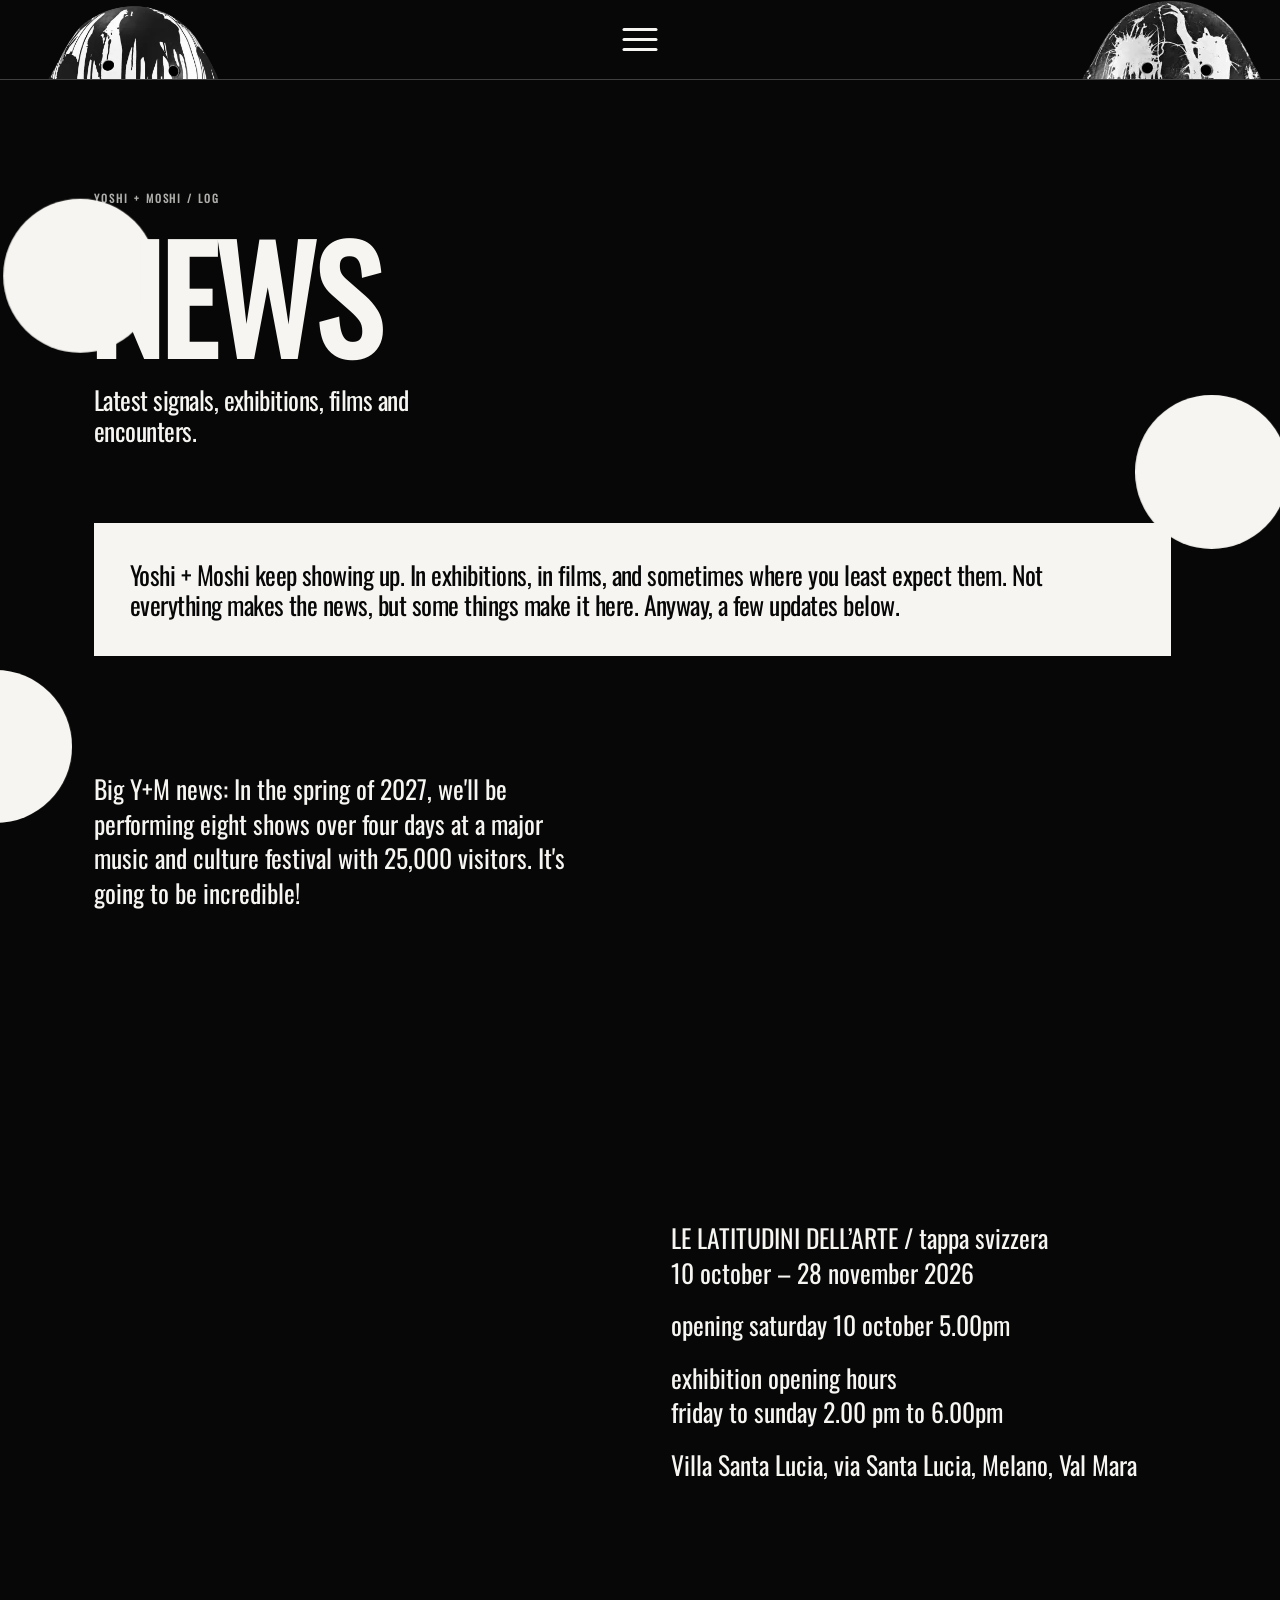
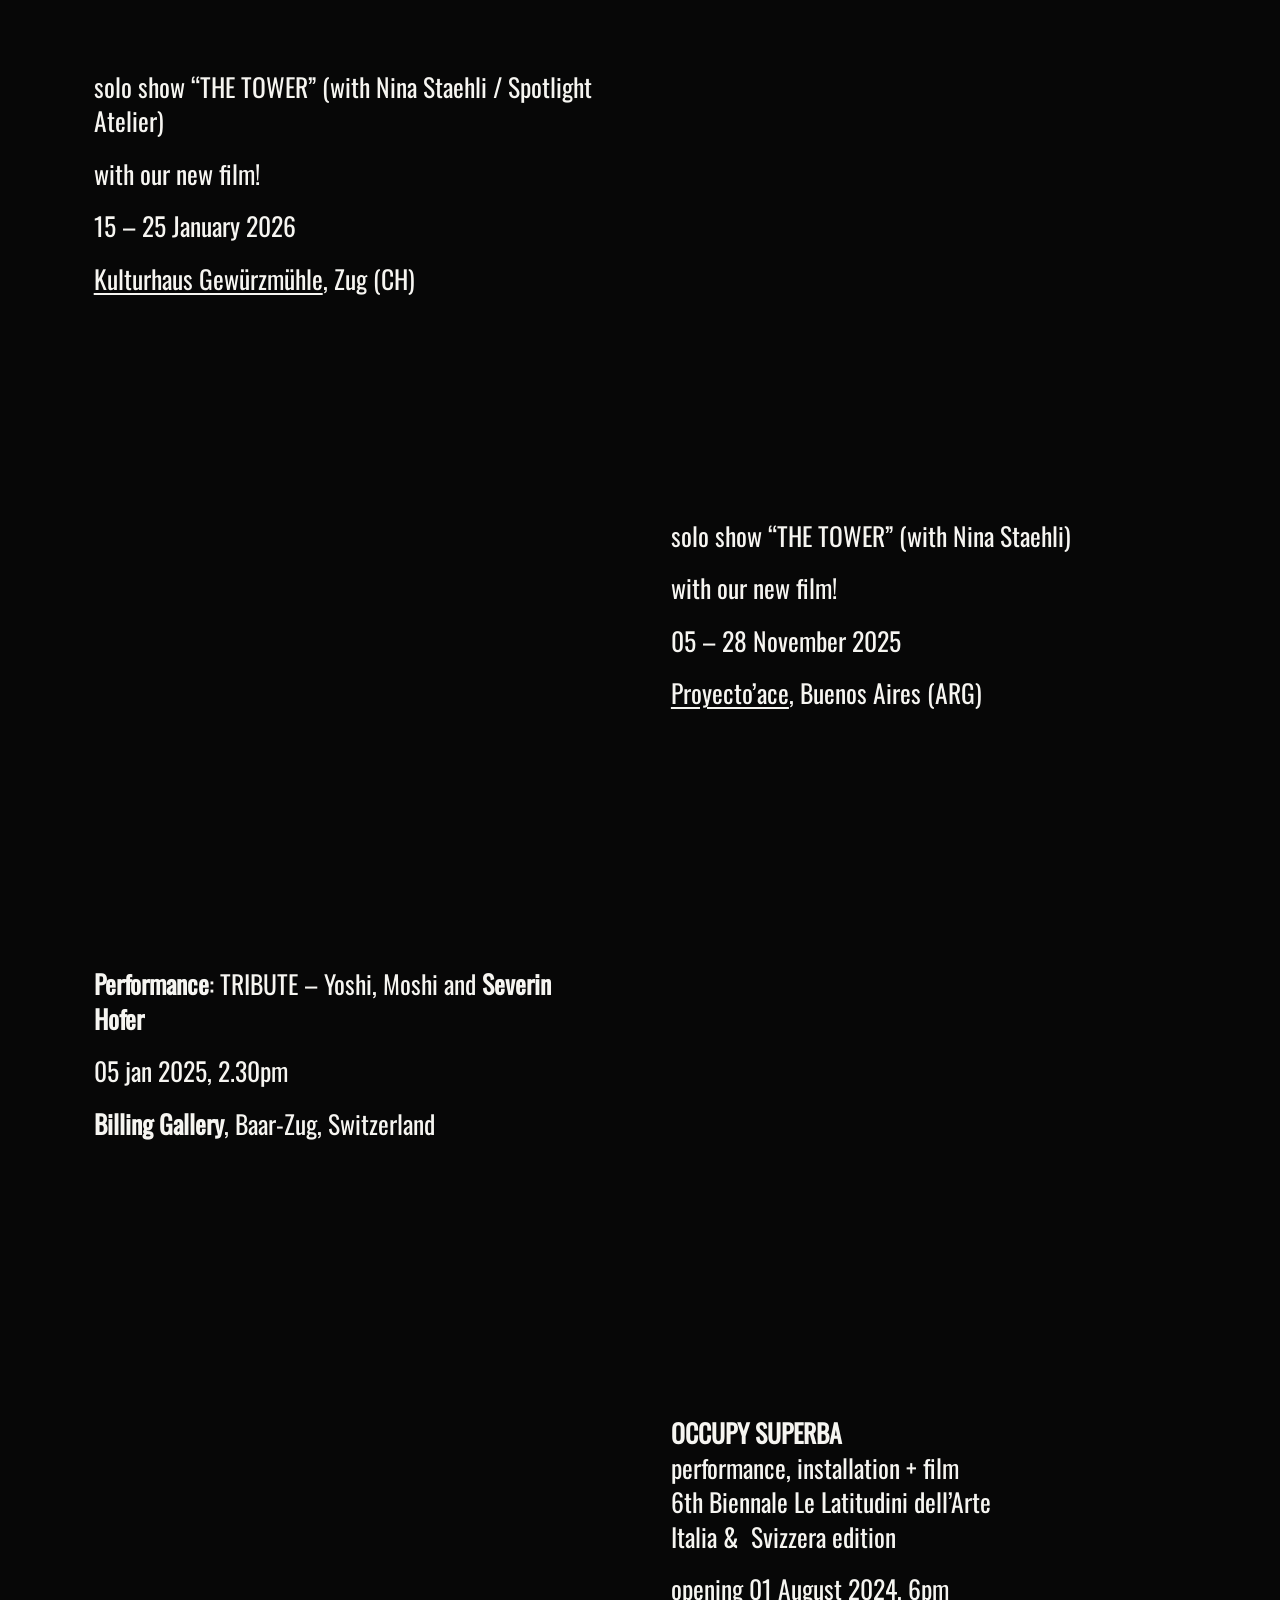
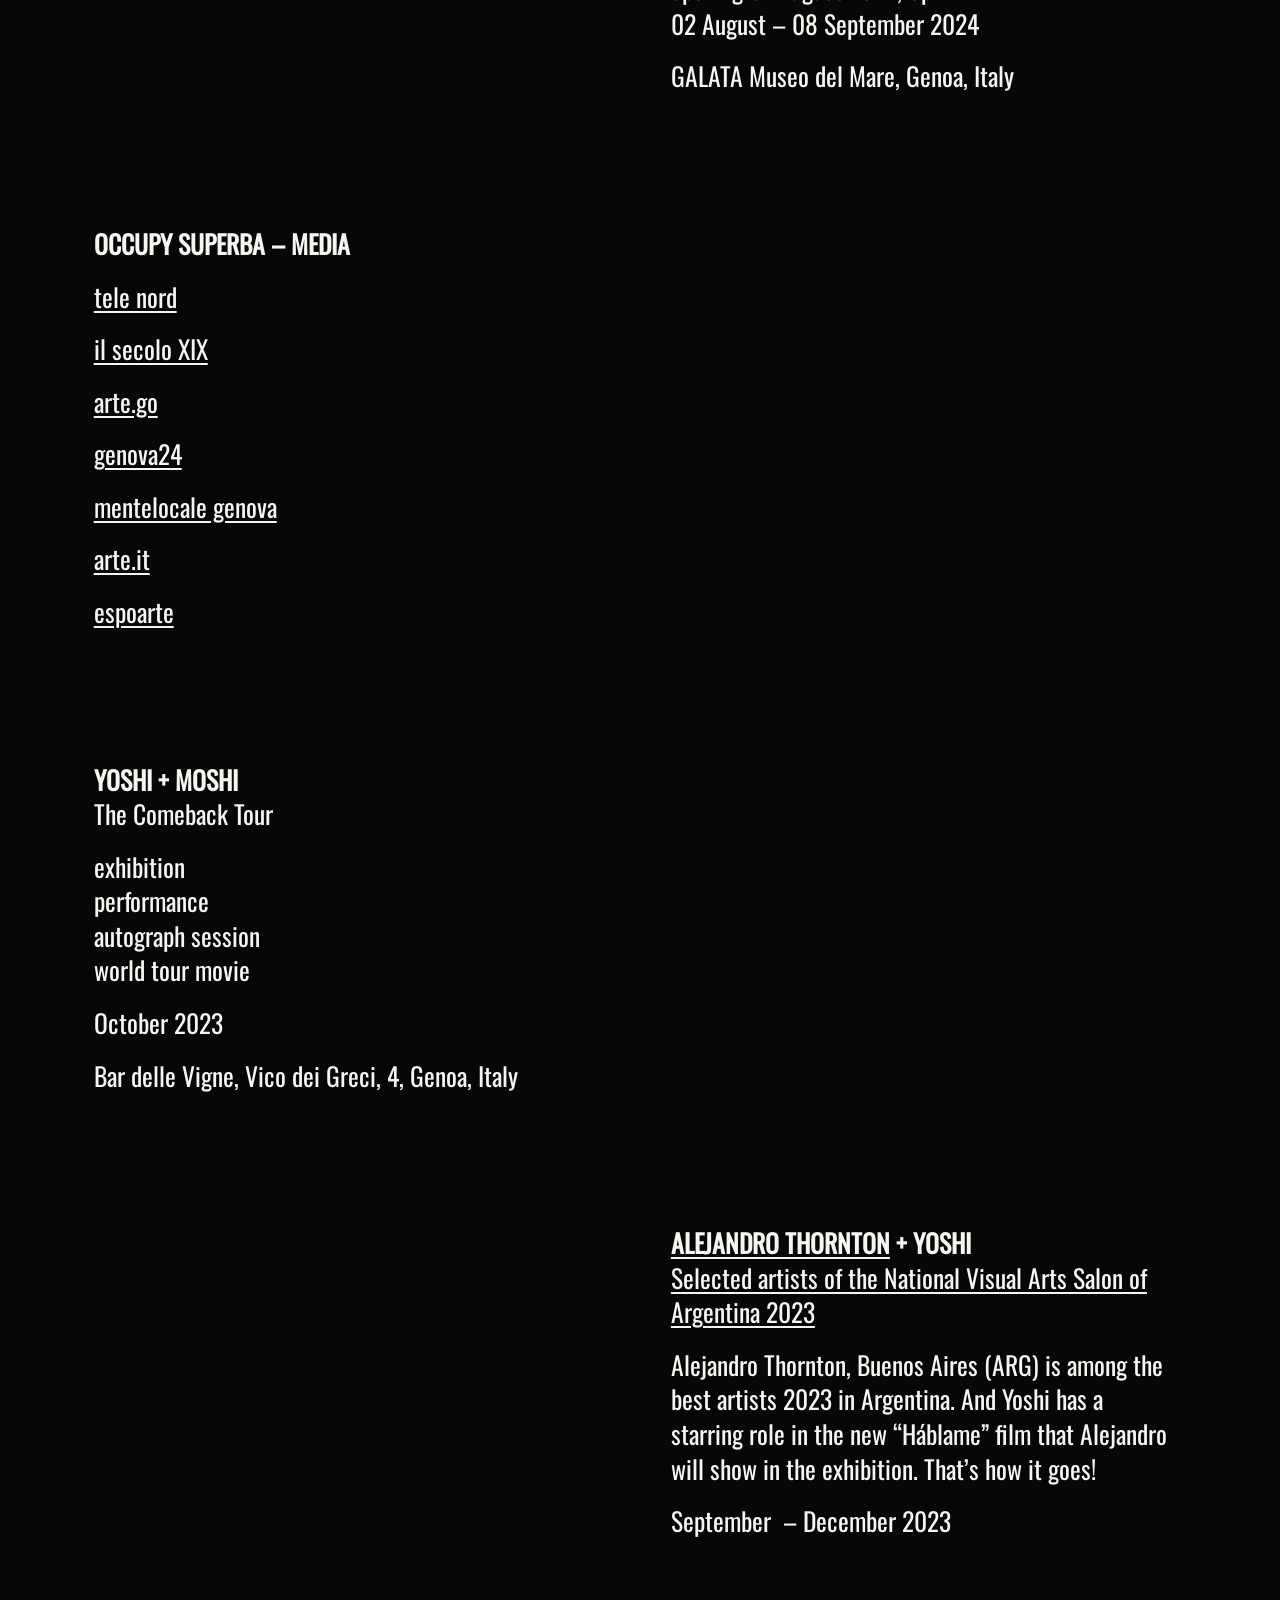
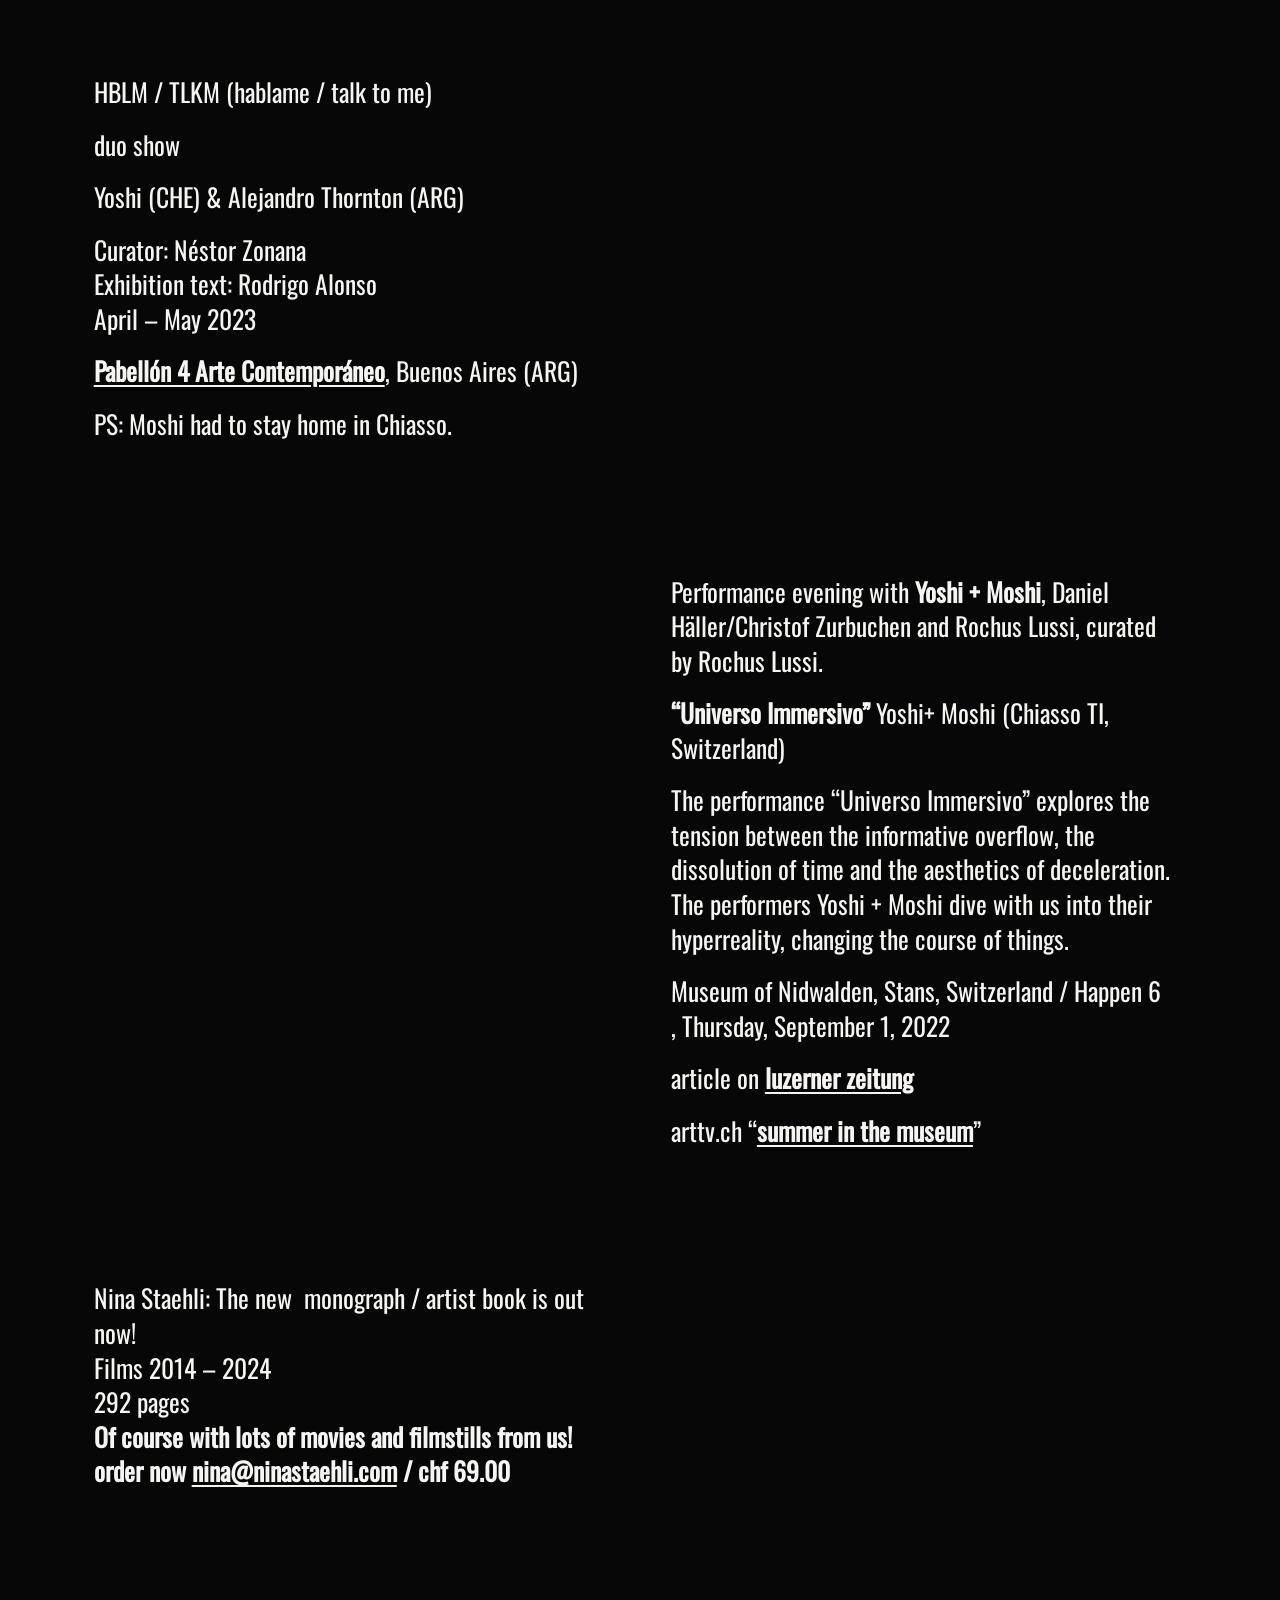
<file: log/index.html>
<!doctype html><html lang="en"><meta charset="utf-8"><meta name="viewport" content="width=device-width,initial-scale=1"><meta http-equiv="refresh" content="0;url=../news/"><title>Yoshi + Moshi</title><a href="../news/">Continue to news</a></html>
</file>
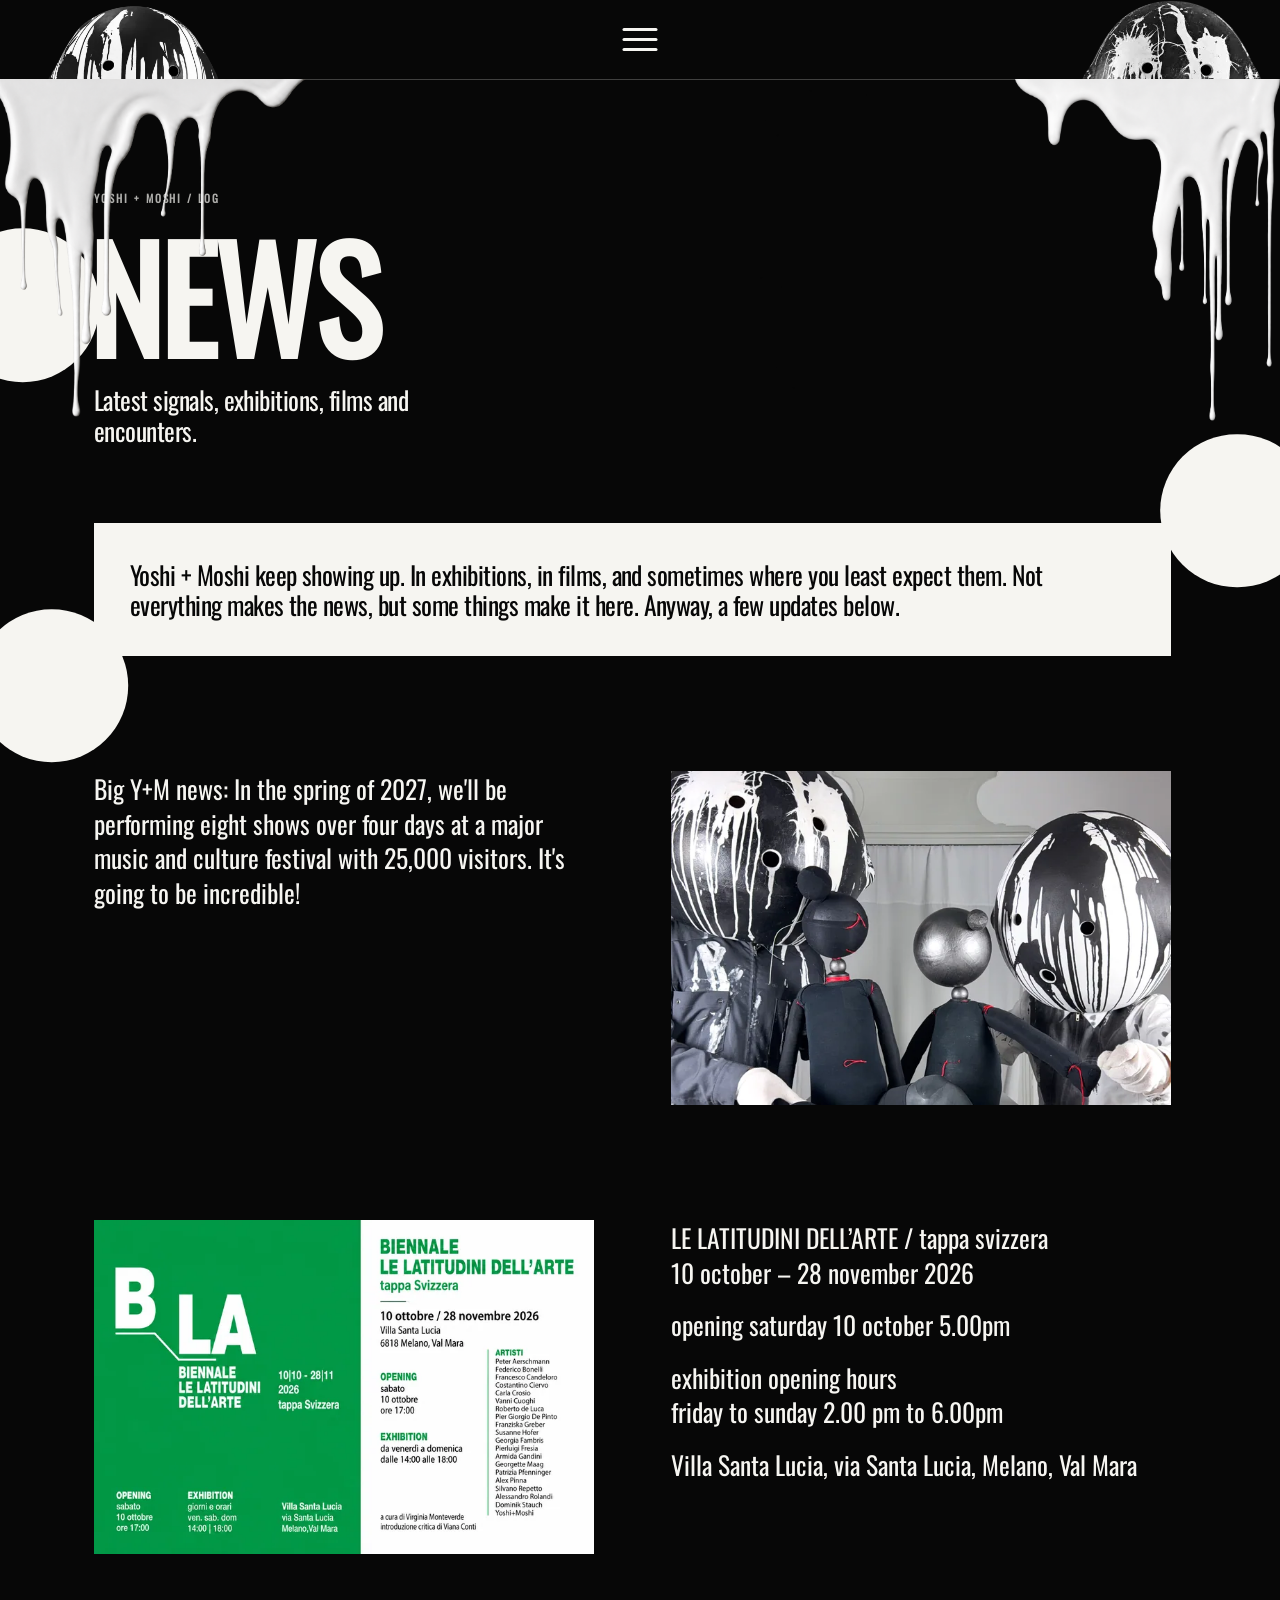
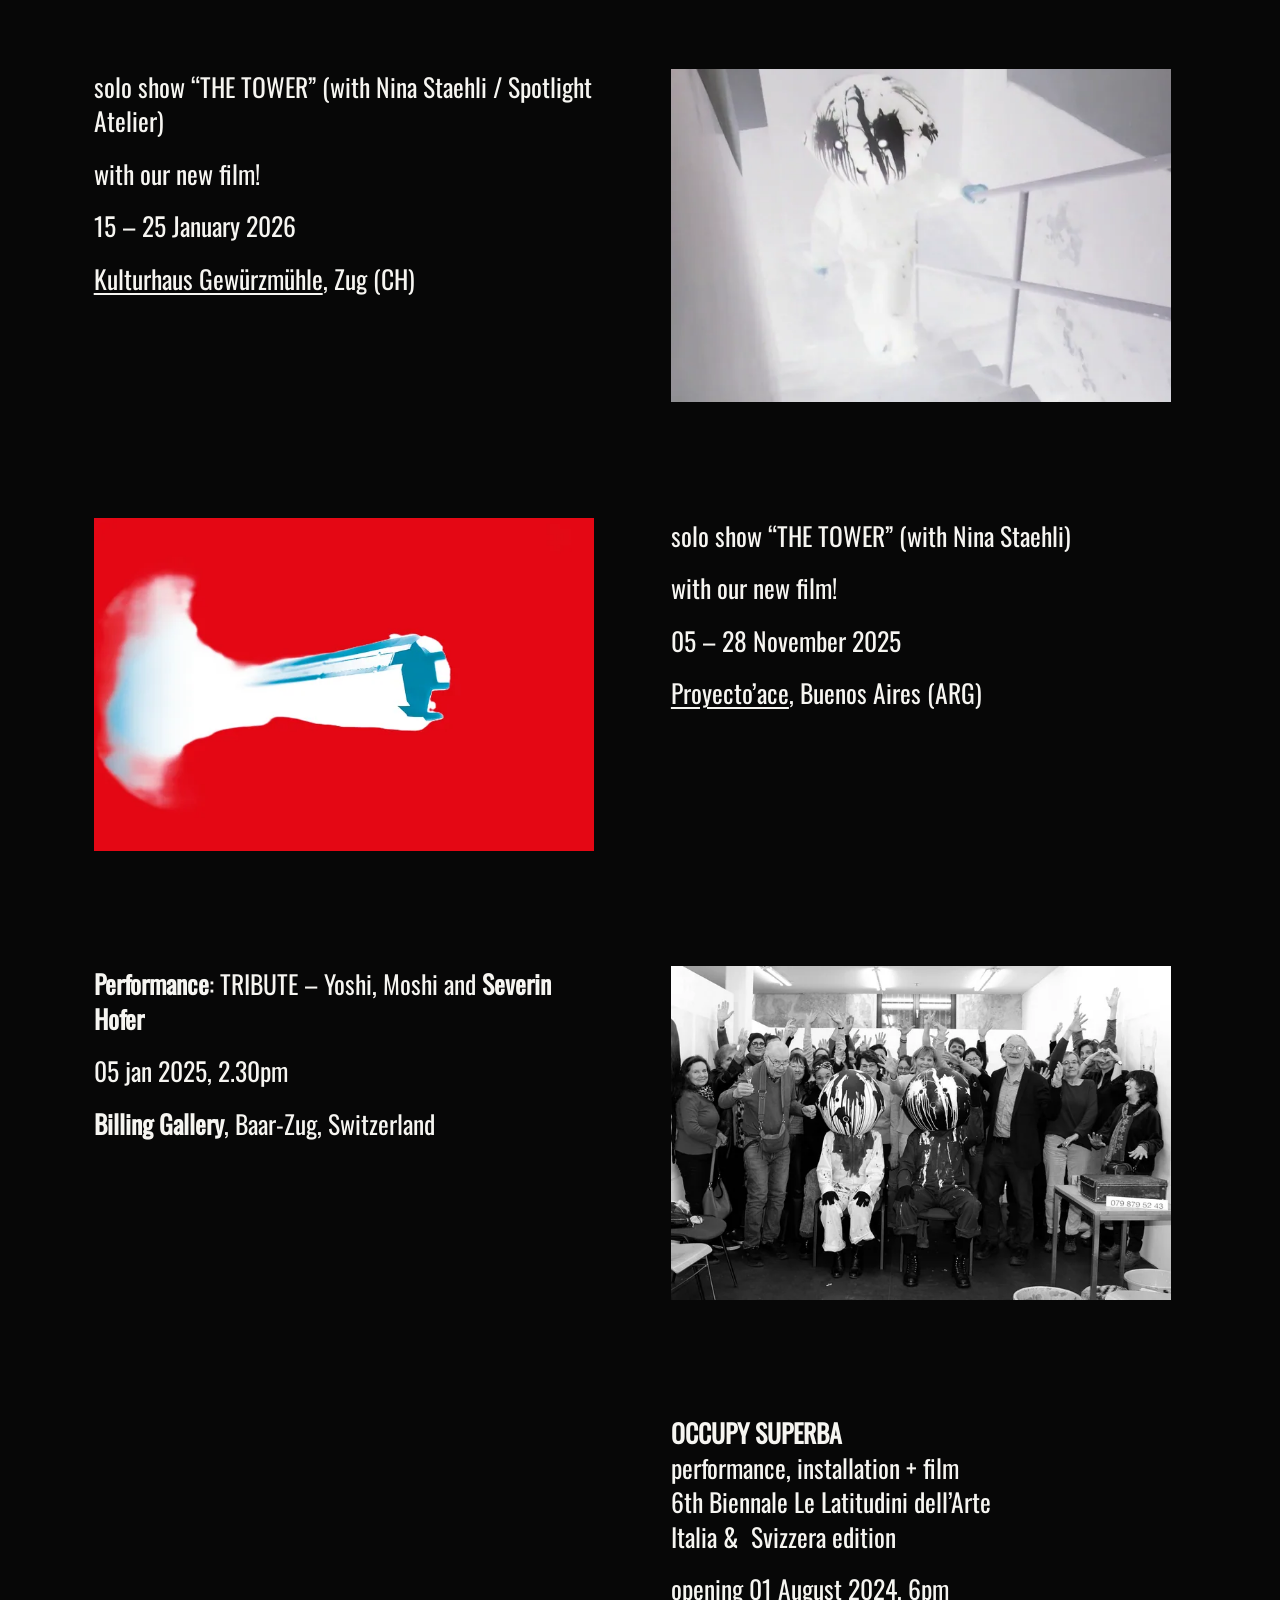
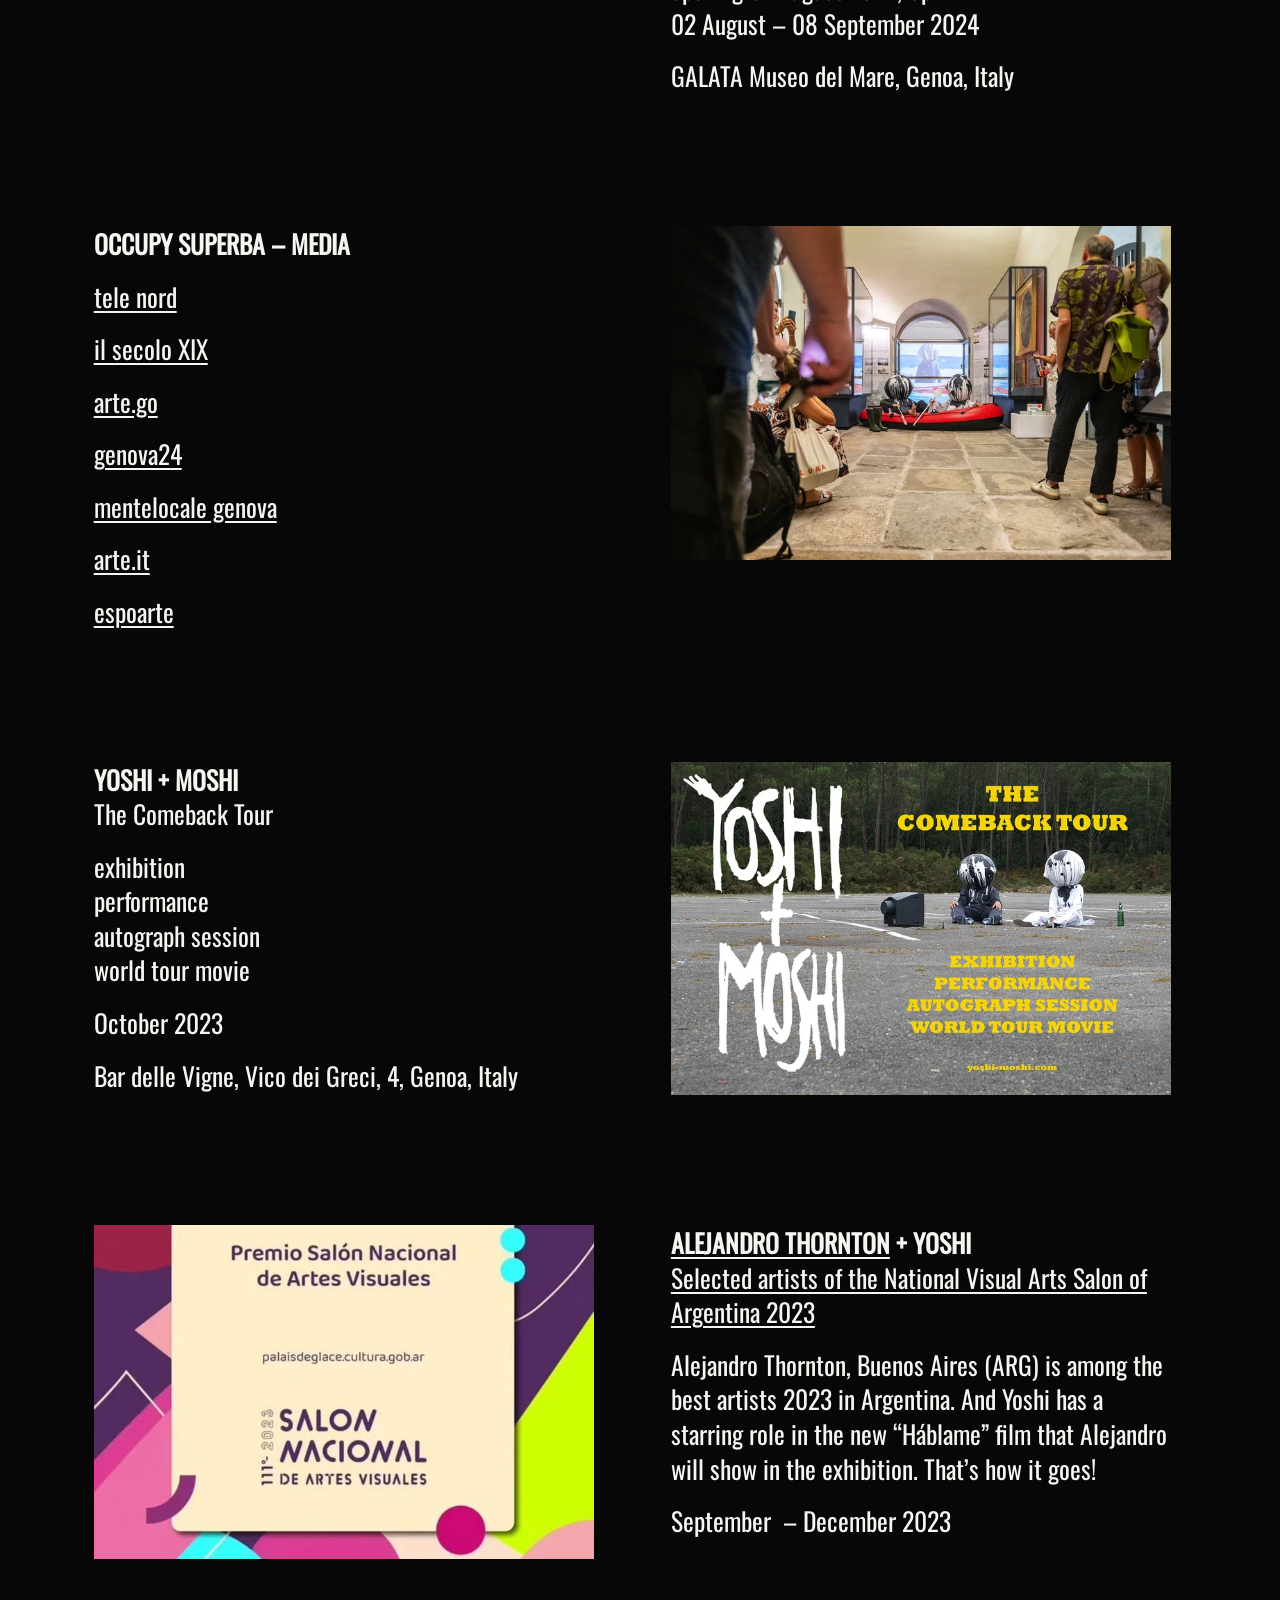
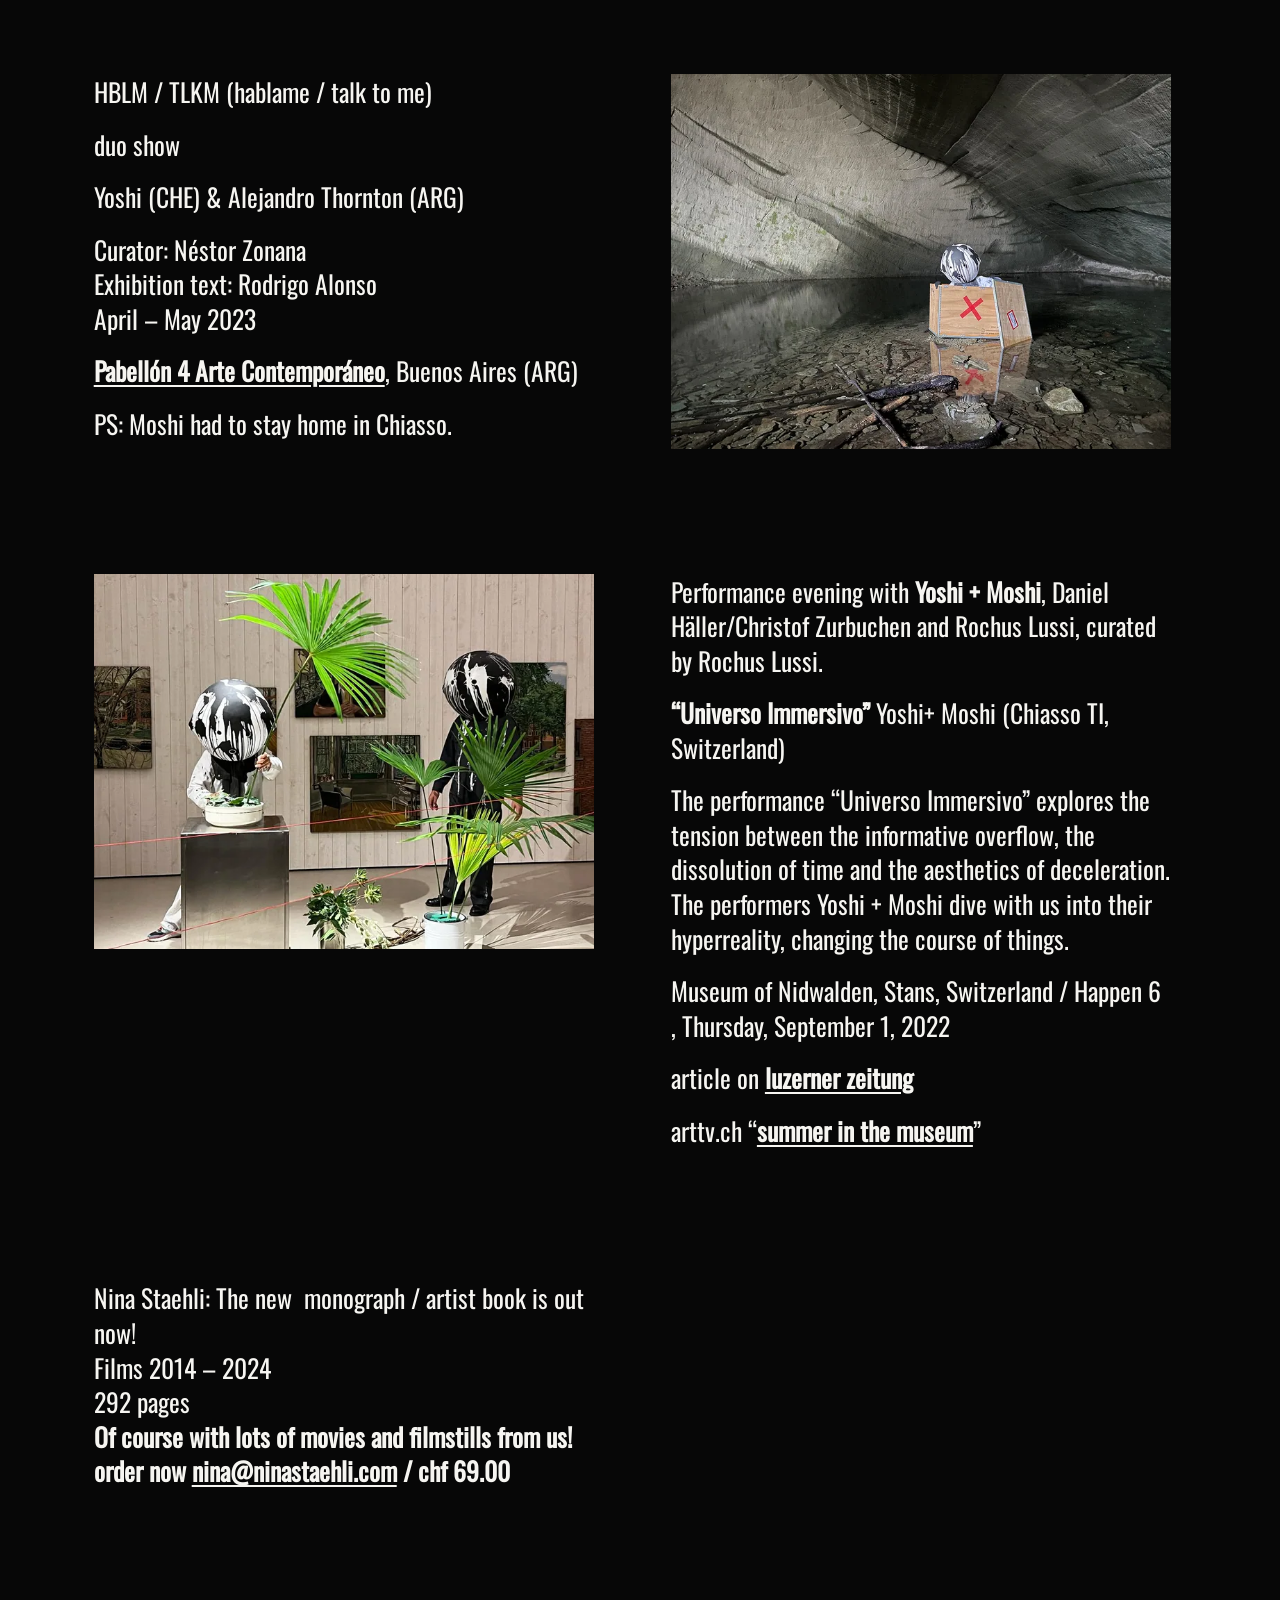
<file: news/index.html>
<!doctype html>
<html lang="en"><head><meta charset="utf-8"><meta name="viewport" content="width=device-width,initial-scale=1"><meta name="theme-color" content="#070707"><title>News — Yoshi + Moshi</title><meta name="description" content="Latest exhibitions, films and encounters from Yoshi + Moshi."><link rel="canonical" href="https://yoshi-moshi.com/news/"><meta property="og:url" content="https://yoshi-moshi.com/news/"><meta property="og:title" content="News — Yoshi + Moshi"><meta property="og:description" content="Latest exhibitions, films and encounters from Yoshi + Moshi."><meta property="og:type" content="website"><link rel="icon" href="../favicon.svg" type="image/svg+xml"><link rel="preload" href="../fonts/oswald-reference-regular.woff2" as="font" type="font/woff2" crossorigin><link rel="stylesheet" href="../font.css?v=27a333317b"><link rel="stylesheet" href="../art.css?v=891eb63b27"><link rel="stylesheet" href="../site.css?v=1112d9bbc1"><link rel="stylesheet" href="../consent.css?v=a30928d2d5"><script src="../site.js?v=57cb72ce67" defer></script><script src="../consent.js?v=f97eba19f4" defer></script><link rel="stylesheet" href="../fidelity.css?v=2f9670195d"></head>
<body class="page-news"><a class="skip-link" href="#main">Skip to content</a><header class="site-header"><a class="header-head head-left" href=".././" aria-label="Yoshi + Moshi home"><img src="../media/optimized-yoshi-1121.webp" srcset="../media/optimized-yoshi-240.webp 240w, ../media/optimized-yoshi-480.webp 480w, ../media/optimized-yoshi-720.webp 720w, ../media/optimized-yoshi-960.webp 960w, ../media/optimized-yoshi-1121.webp 1121w" sizes="(max-width: 767px) 180px, 260px" width="1121" height="1403" alt="" class="" fetchpriority="high" decoding="async"></a><a class="header-head head-right" href=".././" aria-label="Yoshi + Moshi home"><img src="../media/optimized-moshi-1158.webp" srcset="../media/optimized-moshi-240.webp 240w, ../media/optimized-moshi-480.webp 480w, ../media/optimized-moshi-720.webp 720w, ../media/optimized-moshi-960.webp 960w, ../media/optimized-moshi-1158.webp 1158w" sizes="(max-width: 767px) 180px, 240px" width="1158" height="1358" alt="" class="" fetchpriority="high" decoding="async"></a><nav aria-label="Main navigation" class="desktop-links"><a href=".././" >Yoshi + Moshi</a><a href="../news/" aria-current="page">News</a><a href="../performances/" >Performances</a><a href="../films/" >Films</a><a href="../pictures/" >Pictures</a><a href="../about/" >About</a><a href="../contact/" >Contact</a></nav><button class="menu-toggle" type="button" aria-label="Open navigation" aria-controls="menu-dialog" aria-expanded="false"><span></span><span></span><span></span></button></header><div class="header-spacer"></div><div class="ambient" aria-hidden="true"><span class="dot dot-one"></span><span class="dot dot-two"></span><span class="dot dot-three"></span></div><main id="main"><div class="archive"><header class="page-intro"><p class="kicker">YOSHI + MOSHI / LOG</p><h1>NEWS</h1><p class="lede">Latest signals, exhibitions, films and encounters.</p></header><section class="intro-panel"><p>Yoshi + Moshi keep showing up. In exhibitions, in films, and sometimes where you least expect them. Not everything makes the news, but some things make it here. Anyway, a few updates below.</p></section><div class="news-feed"><article class="news-entry news-image-right" aria-label="News item 1"><div class="news-entry-inner"><div class="news-media"><img src="../media/yoshi-moshi-festival-2027-1920.webp" srcset="../media/yoshi-moshi-festival-2027-360.webp 360w, ../media/yoshi-moshi-festival-2027-720.webp 720w, ../media/yoshi-moshi-festival-2027-1200.webp 1200w, ../media/yoshi-moshi-festival-2027-1920.webp 1920w" sizes="(max-width: 767px) 90vw, 50vw" width="1920" height="1280" alt="Yoshi and Moshi posing with two black artist mannequins." class="" loading="lazy" decoding="async"></div><div class="news-copy"><p>Big Y+M news: In the spring of 2027, we'll be performing eight shows over four days at a major music and culture festival with 25,000 visitors. It's going to be incredible!</p></div></div></article><article class="news-entry" aria-label="News item 2"><div class="news-entry-inner"><div class="news-media"><img src="../media/biennale-latitudini-arte-yoshi-moshi-1920x1280-1-833409e2a581-1536.webp" srcset="../media/biennale-latitudini-arte-yoshi-moshi-1920x1280-1-833409e2a581-360.webp 360w, ../media/biennale-latitudini-arte-yoshi-moshi-1920x1280-1-833409e2a581-720.webp 720w, ../media/biennale-latitudini-arte-yoshi-moshi-1920x1280-1-833409e2a581-1200.webp 1200w, ../media/biennale-latitudini-arte-yoshi-moshi-1920x1280-1-833409e2a581-1536.webp 1536w" sizes="(max-width: 767px) 90vw, 50vw" width="1536" height="1024" alt="Yoshi + Moshi" class="" loading="lazy" decoding="async"></div><div class="news-copy"><p>LE LATITUDINI DELL’ARTE / tappa svizzera<br>
10 october – 28 november 2026</p>
<p>opening saturday 10 october 5.00pm</p>
<p>exhibition opening hours<br>
friday to sunday 2.00 pm to 6.00pm</p>
<p>Villa Santa Lucia, via Santa Lucia, Melano, Val Mara</p>
<p>
</p></div></div></article><article class="news-entry news-image-right" aria-label="News item 3"><div class="news-entry-inner"><div class="news-media"><img src="../media/Moshi-The-Tower-cfc3d53150ad-1800.webp" srcset="../media/Moshi-The-Tower-cfc3d53150ad-360.webp 360w, ../media/Moshi-The-Tower-cfc3d53150ad-720.webp 720w, ../media/Moshi-The-Tower-cfc3d53150ad-1200.webp 1200w, ../media/Moshi-The-Tower-cfc3d53150ad-1800.webp 1800w" sizes="(max-width: 767px) 90vw, 50vw" width="1800" height="1200" alt="Yoshi + Moshi" class="" loading="lazy" decoding="async"></div><div class="news-copy"><p>solo show “THE TOWER” (with Nina Staehli / Spotlight Atelier)</p>
<p>with our new film!</p>
<p>15 – 25 January 2026</p>
<p><a href="https://www.gewuerzmuehle.ch/programm" target="_blank" rel="noopener noreferrer"><span>Kulturhaus Gewürzmühle</span></a>, Zug (CH)</p>
<p>
</p></div></div></article><article class="news-entry" aria-label="News item 4"><div class="news-entry-inner"><div class="news-media"><img src="../media/Tower-Buenos-Aires-7f06ee6066c2-1800.webp" srcset="../media/Tower-Buenos-Aires-7f06ee6066c2-360.webp 360w, ../media/Tower-Buenos-Aires-7f06ee6066c2-720.webp 720w, ../media/Tower-Buenos-Aires-7f06ee6066c2-1200.webp 1200w, ../media/Tower-Buenos-Aires-7f06ee6066c2-1800.webp 1800w" sizes="(max-width: 767px) 90vw, 50vw" width="1800" height="1200" alt="Yoshi + Moshi" class="" loading="lazy" decoding="async"></div><div class="news-copy"><p>solo show “THE TOWER” (with Nina Staehli)</p>
<p>with our new film!</p>
<p>05 – 28 November 2025</p>
<p><a href="https://www.proyectoace.org/en/artistas/nina-staehli-2/" target="_blank" rel="noopener noreferrer"><span>Proyecto’ace</span></a>, Buenos Aires (ARG)</p>
<p>
</p></div></div></article><article class="news-entry news-image-right" aria-label="News item 5"><div class="news-entry-inner"><div class="news-media"><img src="../media/tribute-to-yoshi-moshi-c8be69077690-1800.webp" srcset="../media/tribute-to-yoshi-moshi-c8be69077690-360.webp 360w, ../media/tribute-to-yoshi-moshi-c8be69077690-720.webp 720w, ../media/tribute-to-yoshi-moshi-c8be69077690-1200.webp 1200w, ../media/tribute-to-yoshi-moshi-c8be69077690-1800.webp 1800w" sizes="(max-width: 767px) 90vw, 50vw" width="1800" height="1200" alt="Yoshi + Moshi" class="" loading="lazy" decoding="async"></div><div class="news-copy"><p><strong>Performance</strong>: TRIBUTE – Yoshi, Moshi and <strong>Severin Hofer</strong></p>
<p>05 jan 2025, 2.30pm</p>
<p><strong>Billing Gallery</strong>, Baar-Zug, Switzerland</p>
<p>
</p></div></div></article><article class="news-entry" aria-label="News item 6"><div class="news-entry-inner"><div class="news-media"><video class="news-loop" muted loop playsinline preload="none" data-loop="../media/news-occupy-superba-loop.mp4" aria-label="Occupy Superba at the Galata museum" ></video></div><div class="news-copy"><p><strong>OCCUPY SUPERBA<br>
</strong>performance, installation + film<strong><br>
</strong>6th Biennale Le Latitudini dell’Arte<br>
Italia &amp;&nbsp; Svizzera edition</p>
<p>opening 01 August 2024, 6pm<br>
02 August – 08 September 2024</p>
<p>GALATA Museo del Mare, Genoa, Italy</p></div></div></article><article class="news-entry news-image-right" aria-label="News item 7"><div class="news-entry-inner"><div class="news-media"><img src="../media/nina-staehli-review24-6-c3627ba8a33e-1800.webp" srcset="../media/nina-staehli-review24-6-c3627ba8a33e-360.webp 360w, ../media/nina-staehli-review24-6-c3627ba8a33e-720.webp 720w, ../media/nina-staehli-review24-6-c3627ba8a33e-1200.webp 1200w, ../media/nina-staehli-review24-6-c3627ba8a33e-1800.webp 1800w" sizes="(max-width: 767px) 90vw, 50vw" width="1800" height="1200" alt="Yoshi + Moshi" class="" loading="lazy" decoding="async"></div><div class="news-copy"><p><strong>OCCUPY SUPERBA – MEDIA<br>
</strong></p>
<p><span><a href="https://telenord.it/genova-il-galata-ospita-la-vi-edizione-della-biennale-internazionale-le-latitudine-dell-arte-76260" target="_blank" rel="noopener noreferrer">tele nord</a></span></p>
<p><span><a href="../media/Il-Secolo-XIX-6208a0acbcda.pdf" target="_blank" rel="noopener">il secolo XIX</a></span></p>
<p><span><a href="https://www.arte.go.it/event/le-latitudini-dellarte-biennale-darte-contemporanea-6a-edizione/" target="_blank" rel="noopener noreferrer">arte.go</a></span></p>
<p><span><a href="https://www.genova24.it/2024/07/la-biennale-latitudini-arriva-alla-vi-edizione-mare-paradigma-liquido-394705/" target="_blank" rel="noopener noreferrer">genova24</a></span></p>
<p><span><a href="https://www.mentelocale.it/genova/56287-biennale-le-latitudini-dell-arte-2024-italia-svizzera-con-opere-d-arte-contemporanea.htm" target="_blank" rel="noopener noreferrer">mentelocale genova</a></span></p>
<p><span><a href="http://arte.it/calendario-arte/genova/mostra-le-latitudini-dell-arte-biennale-internazionale-d-arte-contemporanea-vi-edizione-98543" target="_blank" rel="noopener noreferrer">arte.it</a></span></p>
<p><span><a href="https://www.espoarte.net/arte/al-galata-museo-del-mare-di-genova-apre-la-vi-edizione-della-biennale-le-latitudini-dellarte/" target="_blank" rel="noopener noreferrer">espoarte</a></span></p></div></div></article><article class="news-entry news-image-right" aria-label="News item 8"><div class="news-entry-inner"><div class="news-media"><img src="../media/Yoshi-Moshi-Comeback-5f272883474a-1800.webp" srcset="../media/Yoshi-Moshi-Comeback-5f272883474a-360.webp 360w, ../media/Yoshi-Moshi-Comeback-5f272883474a-720.webp 720w, ../media/Yoshi-Moshi-Comeback-5f272883474a-1200.webp 1200w, ../media/Yoshi-Moshi-Comeback-5f272883474a-1800.webp 1800w" sizes="(max-width: 767px) 90vw, 50vw" width="1800" height="1200" alt="Yoshi + Moshi" class="" loading="lazy" decoding="async"></div><div class="news-copy"><p><strong>YOSHI + MOSHI</strong><br>
The Comeback Tour</p>
<p>exhibition<br>
performance<br>
autograph session<br>
world tour movie</p>
<p>October 2023</p>
<p>Bar delle Vigne, Vico dei Greci, 4, Genoa, Italy</p></div></div></article><article class="news-entry" aria-label="News item 9"><div class="news-entry-inner"><div class="news-media"><img src="../media/yoshi-alejandro-thornton-a991813ad9ec-1800.webp" srcset="../media/yoshi-alejandro-thornton-a991813ad9ec-360.webp 360w, ../media/yoshi-alejandro-thornton-a991813ad9ec-720.webp 720w, ../media/yoshi-alejandro-thornton-a991813ad9ec-1200.webp 1200w, ../media/yoshi-alejandro-thornton-a991813ad9ec-1800.webp 1800w" sizes="(max-width: 767px) 90vw, 50vw" width="1800" height="1200" alt="Yoshi + Moshi" class="" loading="lazy" decoding="async"></div><div class="news-copy"><p><strong><a href="https://alethornton.wixsite.com/athornton" target="_blank" rel="noopener noreferrer"><span>ALEJANDRO THORNTON</span></a> + YOSHI</strong><br>
<span><a href="https://palaisdeglace.cultura.gob.ar/noticia/artistas-seleccionadxs-del-salon-nacional-de-artes-visuales-2023/" target="_blank" rel="noopener noreferrer">Selected artists of the National Visual Arts Salon of Argentina 2023</a></span></p>
<p>Alejandro Thornton, Buenos Aires (ARG) is among the best artists 2023 in Argentina. And Yoshi has a starring role in the new “Háblame” film that Alejandro will show in the exhibition. That’s how it goes!</p>
<p>September&nbsp; – December 2023</p></div></div></article><article class="news-entry news-image-right" aria-label="News item 10"><div class="news-entry-inner"><div class="news-media"><img src="../media/yoshi-hablame-2-4ea02426aef4-1280.webp" srcset="../media/yoshi-hablame-2-4ea02426aef4-360.webp 360w, ../media/yoshi-hablame-2-4ea02426aef4-720.webp 720w, ../media/yoshi-hablame-2-4ea02426aef4-1200.webp 1200w, ../media/yoshi-hablame-2-4ea02426aef4-1280.webp 1280w" sizes="(max-width: 767px) 90vw, 50vw" width="1280" height="960" alt="Yoshi + Moshi" class="" loading="lazy" decoding="async"></div><div class="news-copy"><p>HBLM / TLKM (hablame / talk to me)</p>
<p>duo show</p>
<p>Yoshi (CHE) &amp; Alejandro Thornton (ARG)</p>
<p>Curator: Néstor Zonana<br>
Exhibition text: Rodrigo Alonso<br>
April – May 2023</p>
<p><a href="https://www.pabellon4.com/Inaugura-Opening" target="_blank" rel="noopener noreferrer"><strong><span>Pabellón 4 Arte Contemporáneo</span></strong></a>, Buenos Aires (ARG)</p>
<p>PS: Moshi had to stay home in Chiasso.</p></div></div></article><article class="news-entry" aria-label="News item 11"><div class="news-entry-inner"><div class="news-media"><img src="../media/yoshi-moshi-1-f6a3dc5b3f80-1024.webp" srcset="../media/yoshi-moshi-1-f6a3dc5b3f80-360.webp 360w, ../media/yoshi-moshi-1-f6a3dc5b3f80-720.webp 720w, ../media/yoshi-moshi-1-f6a3dc5b3f80-1024.webp 1024w" sizes="(max-width: 767px) 90vw, 50vw" width="1024" height="768" alt="Yoshi + Moshi" class="" loading="lazy" decoding="async"></div><div class="news-copy"><p>Performance evening with <strong>Yoshi + Moshi</strong>, Daniel Häller/Christof Zurbuchen and Rochus Lussi, curated by Rochus Lussi.</p>
<p><strong>“Universo Immersivo” </strong>Yoshi+ Moshi (Chiasso TI, Switzerland)</p>
<p>The performance “Universo Immersivo” explores the tension between the informative overflow, the dissolution of time and the aesthetics of deceleration. The performers Yoshi + Moshi dive with us into their hyperreality, changing the course of things.</p>
<p>Museum of Nidwalden, Stans, Switzerland / Happen 6 , Thursday, September 1, 2022</p>
<p>article on<span><strong> <a href="../media/Nidwaldner-Museum-Nina-Staehli-Yoshi-Moshi-3e58c3a33c5d.pdf" target="_blank" rel="noopener">luzerner zeitung</a></strong></span></p>
<p>arttv.ch “<a href="https://arttv.ch/kunst/nidwaldner-museum-som-mer-im-mu-se-um/" target="_blank" rel="noopener noreferrer"><strong><span>summer in the museum</span></strong></a>”</p></div></div></article><article class="news-entry news-image-right" aria-label="News item 12"><div class="news-entry-inner"><div class="news-media"><video class="news-loop" muted loop playsinline preload="none" data-loop="../media/news-monograph-loop.mp4" aria-label="Yoshi + Moshi film montage for the monograph" ></video></div><div class="news-copy"><p>Nina Staehli: The new&nbsp; monograph / artist book is out now!<br>
Films 2014 – 2024<br>
292 pages<br>
<strong>Of course with lots of movies and filmstills from us!<br>
order now&nbsp;<a href="mailto:nina@ninastaehli.com" target="_blank" rel="noopener">nina@ninastaehli.com</a>&nbsp;/ chf 69.00</strong></p>
<p>
</p></div></div></article></div></div></main><dialog class="menu-dialog" id="menu-dialog" aria-label="Navigation"><div class="menu-header"><a class="header-head head-left" href=".././" aria-label="Yoshi + Moshi home"><img src="../media/optimized-yoshi-1121.webp" srcset="../media/optimized-yoshi-240.webp 240w, ../media/optimized-yoshi-480.webp 480w, ../media/optimized-yoshi-720.webp 720w, ../media/optimized-yoshi-960.webp 960w, ../media/optimized-yoshi-1121.webp 1121w" sizes="(max-width: 767px) 180px, 260px" width="1121" height="1403" alt="" class="" fetchpriority="high" decoding="async"></a><a class="header-head head-right" href=".././" aria-label="Yoshi + Moshi home"><img src="../media/optimized-moshi-1158.webp" srcset="../media/optimized-moshi-240.webp 240w, ../media/optimized-moshi-480.webp 480w, ../media/optimized-moshi-720.webp 720w, ../media/optimized-moshi-960.webp 960w, ../media/optimized-moshi-1158.webp 1158w" sizes="(max-width: 767px) 180px, 240px" width="1158" height="1358" alt="" class="" fetchpriority="high" decoding="async"></a><button class="close-menu" aria-label="Close navigation" type="button">×</button></div><nav aria-label="Mobile navigation" class="mobile-links"><a href=".././" >Yoshi + Moshi</a><a href="../news/" aria-current="page">News</a><a href="../performances/" >Performances</a><a href="../films/" >Films</a><a href="../pictures/" >Pictures</a><a href="../about/" >About</a><a href="../contact/" >Contact</a></nav></dialog><dialog class="media-dialog" aria-label="Media viewer"><div class="dialog-bar"><h2></h2><button class="close-media" type="button" aria-label="Close media">×</button></div><div class="dialog-content"></div><div class="gallery-controls"><button type="button" data-direction="-1" aria-label="Previous photograph">←</button><span aria-live="polite"></span><button type="button" data-direction="1" aria-label="Next photograph">→</button></div></dialog></body></html>
</file>
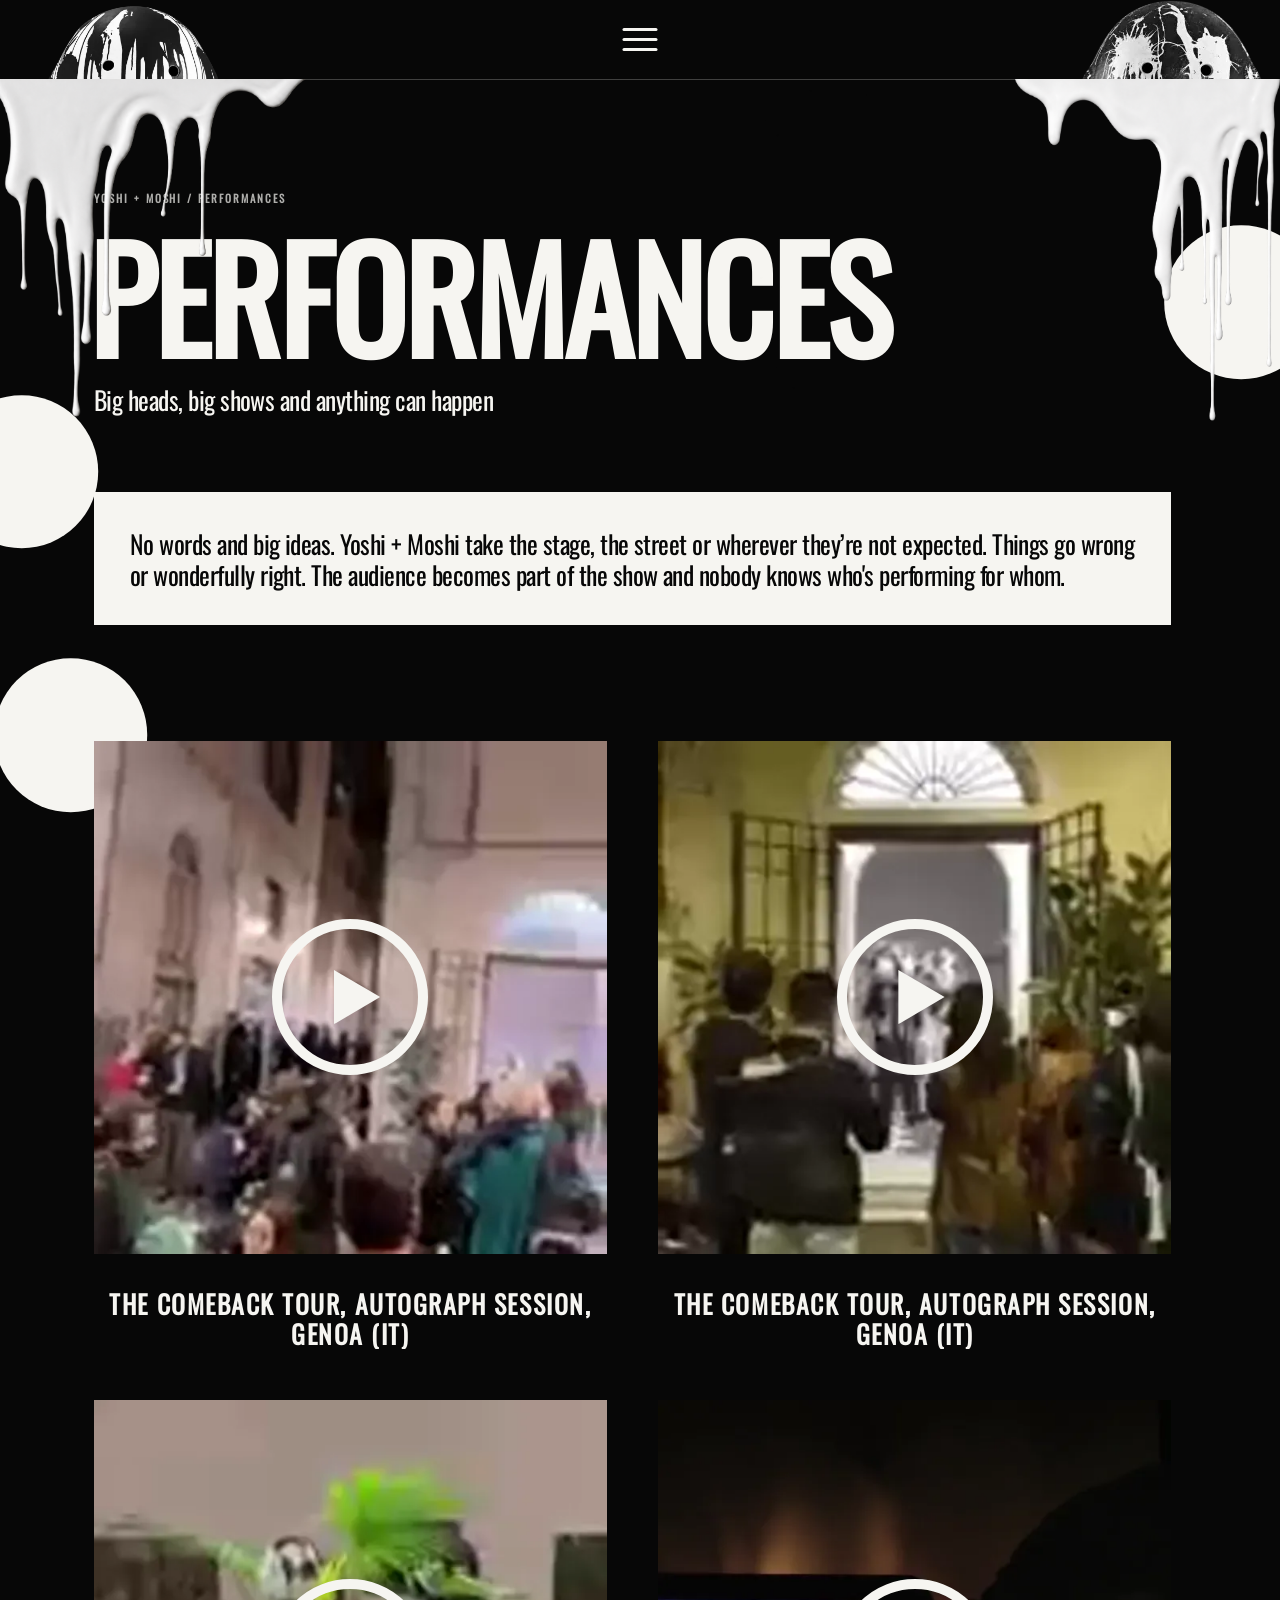
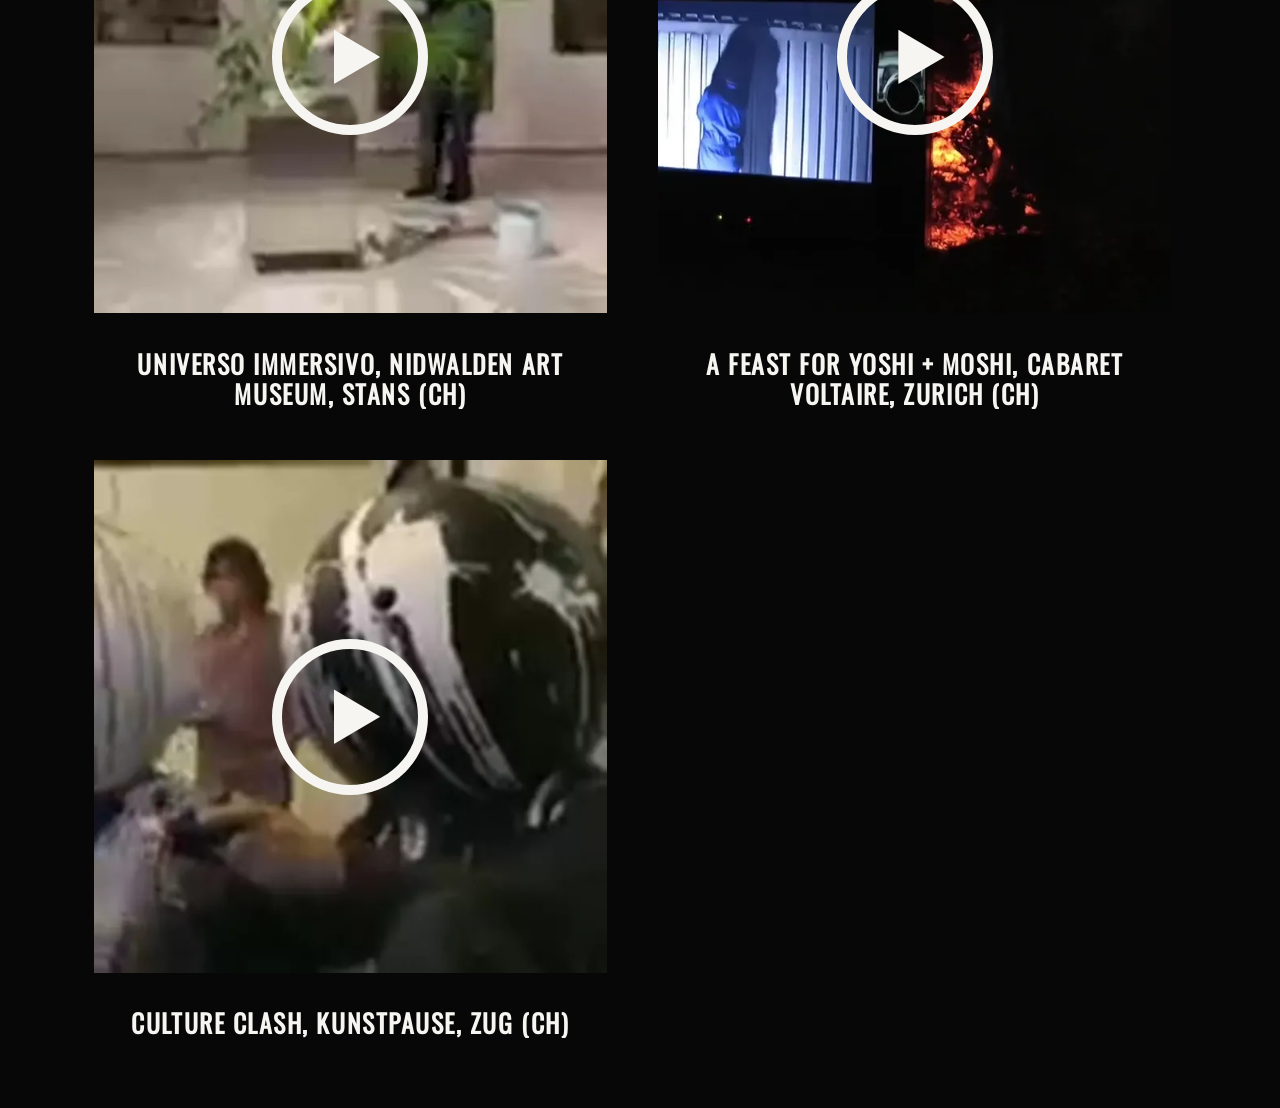
<file: performances/index.html>
<!doctype html>
<html lang="en"><head><meta charset="utf-8"><meta name="viewport" content="width=device-width,initial-scale=1"><meta name="theme-color" content="#070707"><title>Performances — Yoshi + Moshi</title><meta name="description" content="Explore the live performances of Yoshi + Moshi."><link rel="canonical" href="https://yoshi-moshi.com/performances/"><meta property="og:url" content="https://yoshi-moshi.com/performances/"><meta property="og:title" content="Performances — Yoshi + Moshi"><meta property="og:description" content="Explore the live performances of Yoshi + Moshi."><meta property="og:type" content="website"><link rel="icon" href="../favicon.svg" type="image/svg+xml"><link rel="preload" href="../fonts/oswald-reference-regular.woff2" as="font" type="font/woff2" crossorigin><link rel="stylesheet" href="../font.css?v=27a333317b"><link rel="stylesheet" href="../art.css?v=891eb63b27"><link rel="stylesheet" href="../site.css?v=1112d9bbc1"><link rel="stylesheet" href="../consent.css?v=a30928d2d5"><script src="../site.js?v=57cb72ce67" defer></script><script src="../consent.js?v=f97eba19f4" defer></script><link rel="stylesheet" href="../fidelity.css?v=2f9670195d"></head>
<body class="page-performances"><a class="skip-link" href="#main">Skip to content</a><header class="site-header"><a class="header-head head-left" href=".././" aria-label="Yoshi + Moshi home"><img src="../media/optimized-yoshi-1121.webp" srcset="../media/optimized-yoshi-240.webp 240w, ../media/optimized-yoshi-480.webp 480w, ../media/optimized-yoshi-720.webp 720w, ../media/optimized-yoshi-960.webp 960w, ../media/optimized-yoshi-1121.webp 1121w" sizes="(max-width: 767px) 180px, 260px" width="1121" height="1403" alt="" class="" fetchpriority="high" decoding="async"></a><a class="header-head head-right" href=".././" aria-label="Yoshi + Moshi home"><img src="../media/optimized-moshi-1158.webp" srcset="../media/optimized-moshi-240.webp 240w, ../media/optimized-moshi-480.webp 480w, ../media/optimized-moshi-720.webp 720w, ../media/optimized-moshi-960.webp 960w, ../media/optimized-moshi-1158.webp 1158w" sizes="(max-width: 767px) 180px, 240px" width="1158" height="1358" alt="" class="" fetchpriority="high" decoding="async"></a><nav aria-label="Main navigation" class="desktop-links"><a href=".././" >Yoshi + Moshi</a><a href="../news/" >News</a><a href="../performances/" aria-current="page">Performances</a><a href="../films/" >Films</a><a href="../pictures/" >Pictures</a><a href="../about/" >About</a><a href="../contact/" >Contact</a></nav><button class="menu-toggle" type="button" aria-label="Open navigation" aria-controls="menu-dialog" aria-expanded="false"><span></span><span></span><span></span></button></header><div class="header-spacer"></div><div class="ambient" aria-hidden="true"><span class="dot dot-one"></span><span class="dot dot-two"></span><span class="dot dot-three"></span></div><main id="main"><div class="archive"><header class="page-intro"><p class="kicker">YOSHI + MOSHI / PERFORMANCES</p><h1>PERFORMANCES</h1><p class="lede">Big heads, big shows and anything can happen</p></header><section class="intro-panel"><p>No words and big ideas. Yoshi + Moshi take the stage, the street or wherever they’re not expected. Things go wrong or wonderfully right. The audience becomes part of the show and nobody knows who's performing for whom.</p></section><div class="performance-grid" aria-label="Performance videos"><button type="button" class="film-card performance-card" data-film="../media/yoshi-moshi-genova-b56ce4edc5d9.mp4" aria-label="Play: The Comeback Tour, autograph session, Genoa (IT)"><span class="film-frame"><video class="preview-loop" muted loop playsinline preload="none" poster="../media/yoshi-moshi-genova-poster-deaa6a3df289-640.webp" data-loop="../media/yoshi-moshi-genova-loop-ea9797c7a1f7.mp4" aria-hidden="true"></video><span class="play-mark" aria-hidden="true"></span></span><span class="film-title">The Comeback Tour, autograph session, Genoa (IT)</span></button><button type="button" class="film-card performance-card" data-film="../media/yoshi-moshi-bar-delle-vigne-rando-0c57af70f05d.mp4" aria-label="Play: The Comeback Tour, autograph session, Genoa (IT)"><span class="film-frame"><video class="preview-loop" muted loop playsinline preload="none" poster="../media/yoshi-moshi-bar-delle-vigne-rando-poster-ac807f871428-640.webp" data-loop="../media/yoshi-moshi-bar-delle-vigne-rando-loop-3fcd29c03edd.mp4" aria-hidden="true"></video><span class="play-mark" aria-hidden="true"></span></span><span class="film-title">The Comeback Tour, autograph session, Genoa (IT)</span></button><button type="button" class="film-card performance-card" data-film="../media/yoshi-moshi-nidwalden-museum-ee3f7a4625c4.mp4" aria-label="Play: Universo Immersivo, Nidwalden Art Museum, Stans (CH)"><span class="film-frame"><video class="preview-loop" muted loop playsinline preload="none" poster="../media/yoshi-moshi-nidwalden-museum-poster-04102ba86d19-640.webp" data-loop="../media/yoshi-moshi-nidwalden-museum-loop-330ae2274758.mp4" aria-hidden="true"></video><span class="play-mark" aria-hidden="true"></span></span><span class="film-title">Universo Immersivo, Nidwalden Art Museum, Stans (CH)</span></button><button type="button" class="film-card performance-card" data-film="../media/Cabaret-Voltaire-Performance-yoshi-moshi-mp4-7e6b3c6f9744.mp4" aria-label="Play: A feast for Yoshi + Moshi, Cabaret Voltaire, Zurich (CH)"><span class="film-frame"><video class="preview-loop" muted loop playsinline preload="none" poster="../media/Cabaret-Voltaire-Performance-yoshi-moshi-mp4-poster-7d780023707b-640.webp" data-loop="../media/Cabaret-Voltaire-Performance-yoshi-moshi-mp4-loop-4ab92b08ac6b.mp4" aria-hidden="true"></video><span class="play-mark" aria-hidden="true"></span></span><span class="film-title">A feast for Yoshi + Moshi, Cabaret Voltaire, Zurich (CH)</span></button><button type="button" class="film-card performance-card" data-film="../media/yoshi-moshi-culture-clash-performance-kunstpause-mp4-00f3d9193569.mp4" aria-label="Play: Culture Clash, Kunstpause, Zug (CH)"><span class="film-frame"><video class="preview-loop" muted loop playsinline preload="none" poster="../media/yoshi-moshi-culture-clash-performance-kunstpause-mp4-poster-ab78bdafdd0e-640.webp" data-loop="../media/yoshi-moshi-culture-clash-performance-kunstpause-mp4-loop-8a1162b0e06f.mp4" aria-hidden="true"></video><span class="play-mark" aria-hidden="true"></span></span><span class="film-title">Culture Clash, Kunstpause, Zug (CH)</span></button></div></div></main><dialog class="menu-dialog" id="menu-dialog" aria-label="Navigation"><div class="menu-header"><a class="header-head head-left" href=".././" aria-label="Yoshi + Moshi home"><img src="../media/optimized-yoshi-1121.webp" srcset="../media/optimized-yoshi-240.webp 240w, ../media/optimized-yoshi-480.webp 480w, ../media/optimized-yoshi-720.webp 720w, ../media/optimized-yoshi-960.webp 960w, ../media/optimized-yoshi-1121.webp 1121w" sizes="(max-width: 767px) 180px, 260px" width="1121" height="1403" alt="" class="" fetchpriority="high" decoding="async"></a><a class="header-head head-right" href=".././" aria-label="Yoshi + Moshi home"><img src="../media/optimized-moshi-1158.webp" srcset="../media/optimized-moshi-240.webp 240w, ../media/optimized-moshi-480.webp 480w, ../media/optimized-moshi-720.webp 720w, ../media/optimized-moshi-960.webp 960w, ../media/optimized-moshi-1158.webp 1158w" sizes="(max-width: 767px) 180px, 240px" width="1158" height="1358" alt="" class="" fetchpriority="high" decoding="async"></a><button class="close-menu" aria-label="Close navigation" type="button">×</button></div><nav aria-label="Mobile navigation" class="mobile-links"><a href=".././" >Yoshi + Moshi</a><a href="../news/" >News</a><a href="../performances/" aria-current="page">Performances</a><a href="../films/" >Films</a><a href="../pictures/" >Pictures</a><a href="../about/" >About</a><a href="../contact/" >Contact</a></nav></dialog><dialog class="media-dialog" aria-label="Media viewer"><div class="dialog-bar"><h2></h2><button class="close-media" type="button" aria-label="Close media">×</button></div><div class="dialog-content"></div><div class="gallery-controls"><button type="button" data-direction="-1" aria-label="Previous photograph">←</button><span aria-live="polite"></span><button type="button" data-direction="1" aria-label="Next photograph">→</button></div></dialog></body></html>
</file>
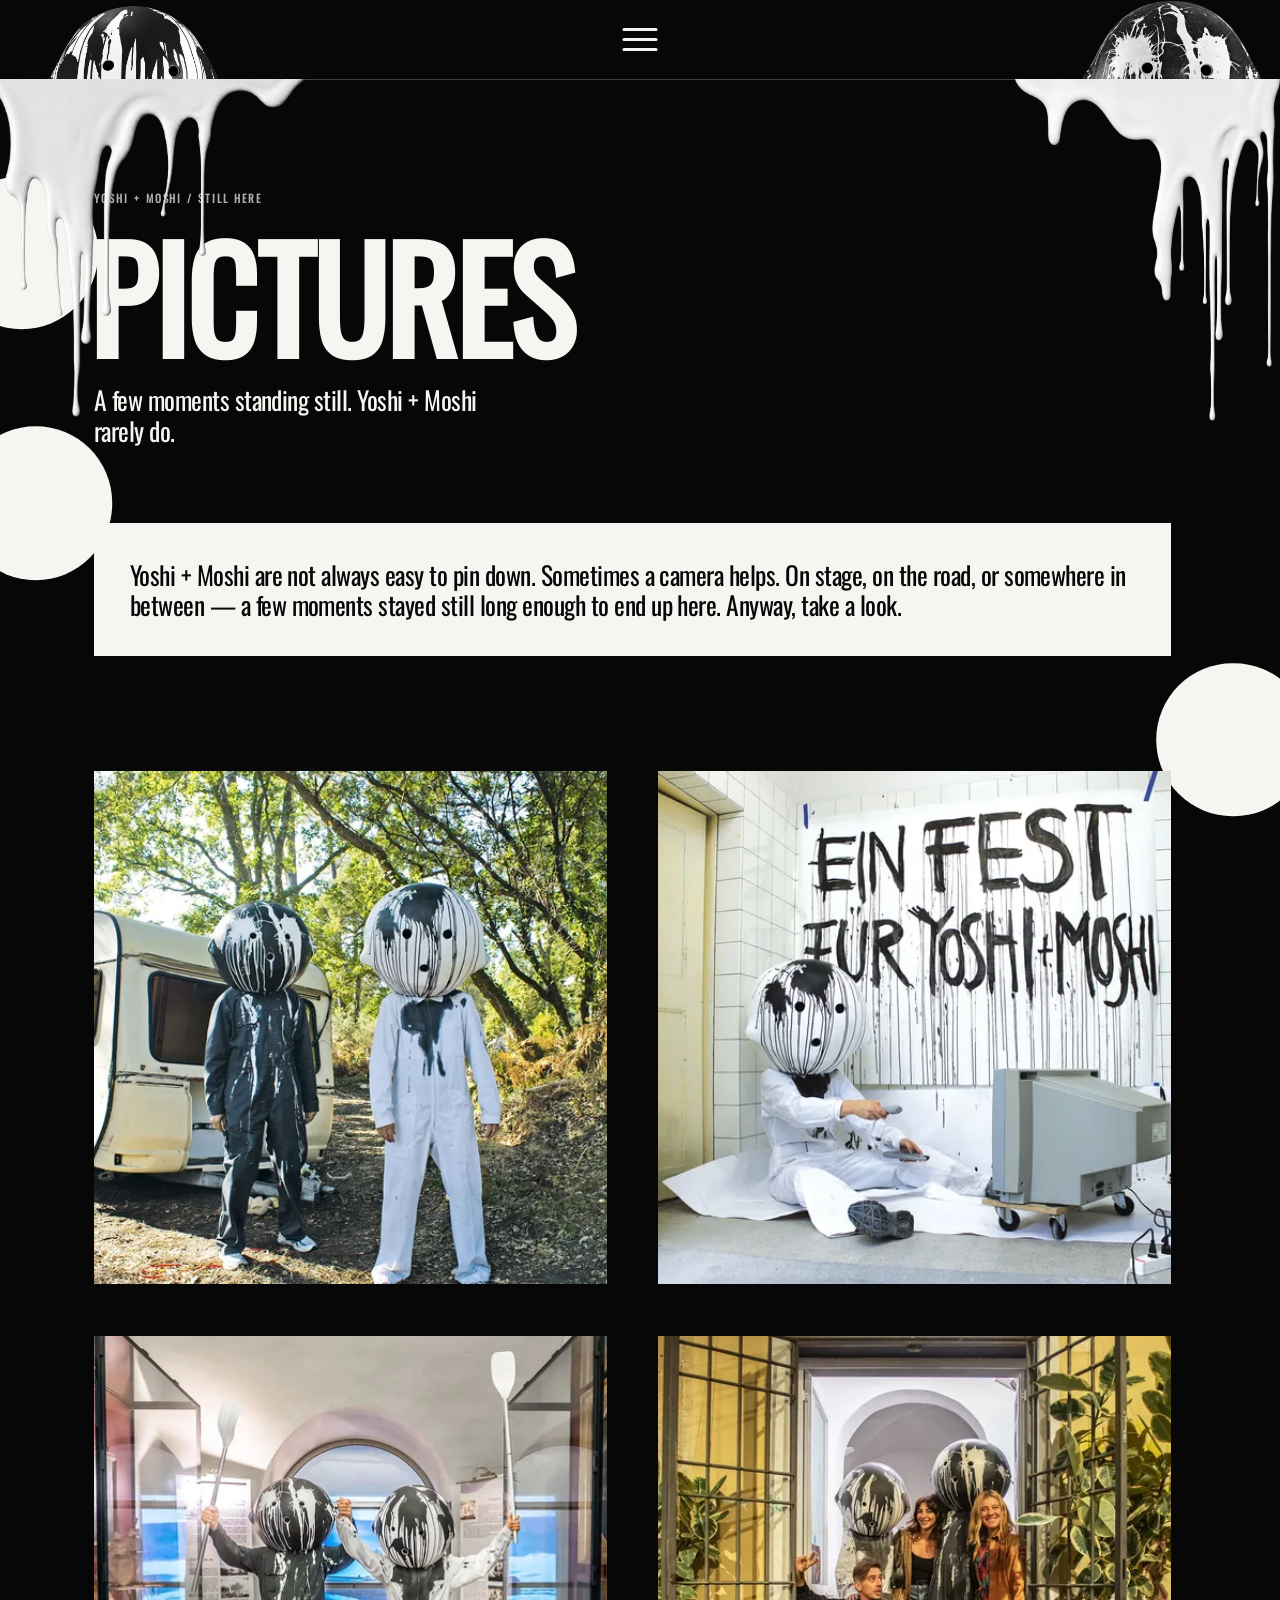
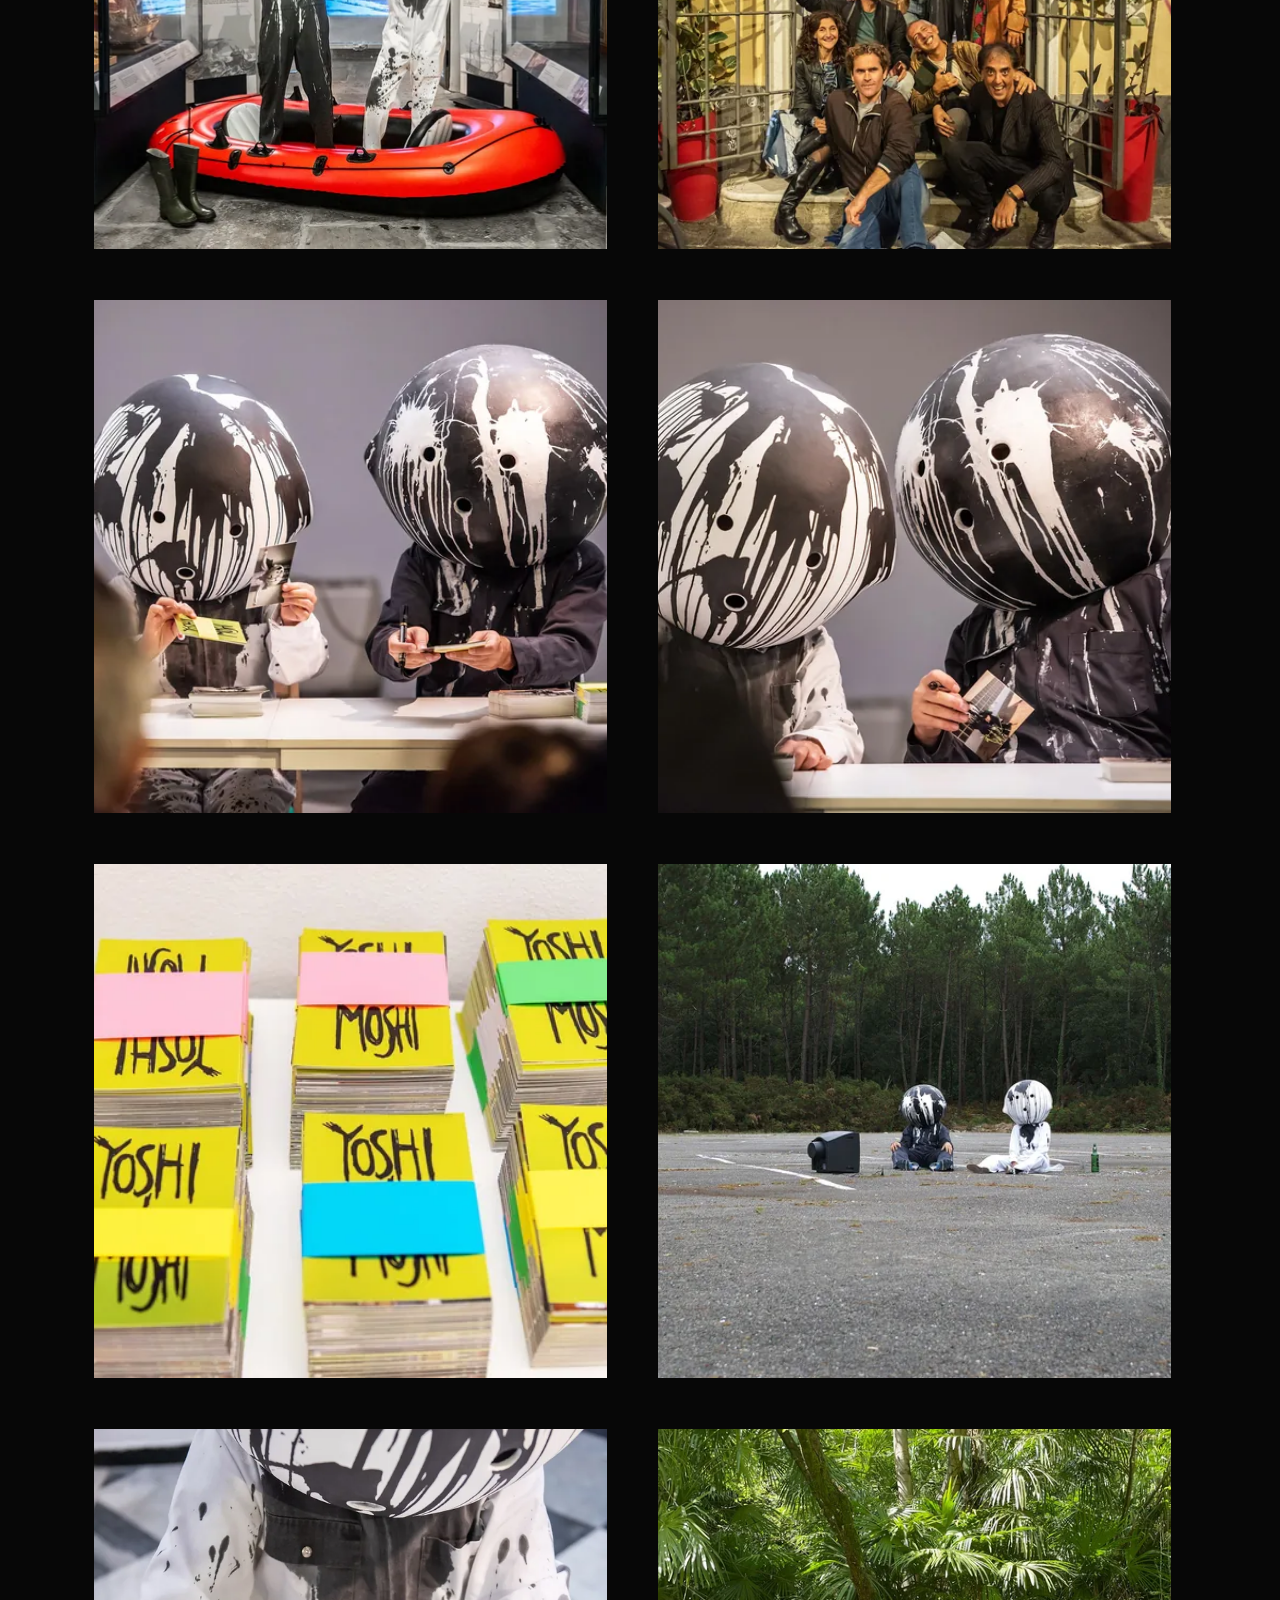
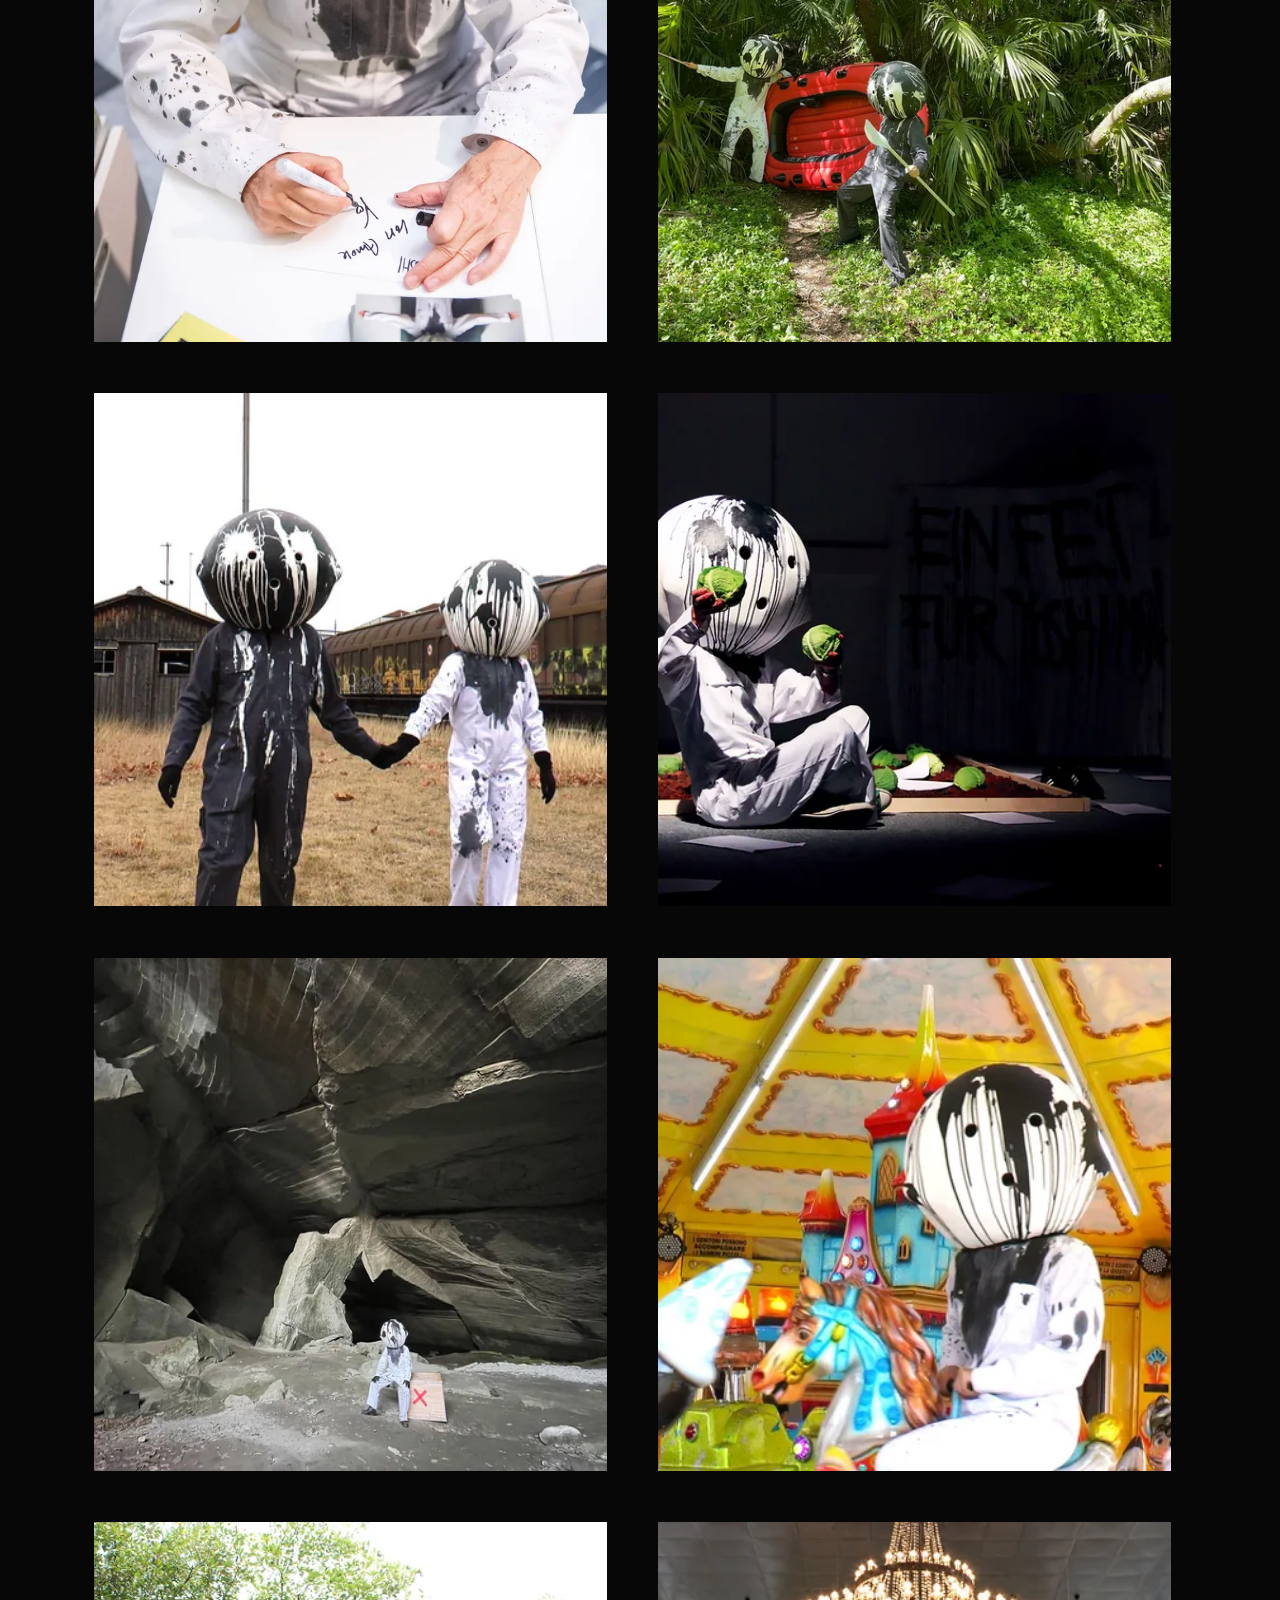
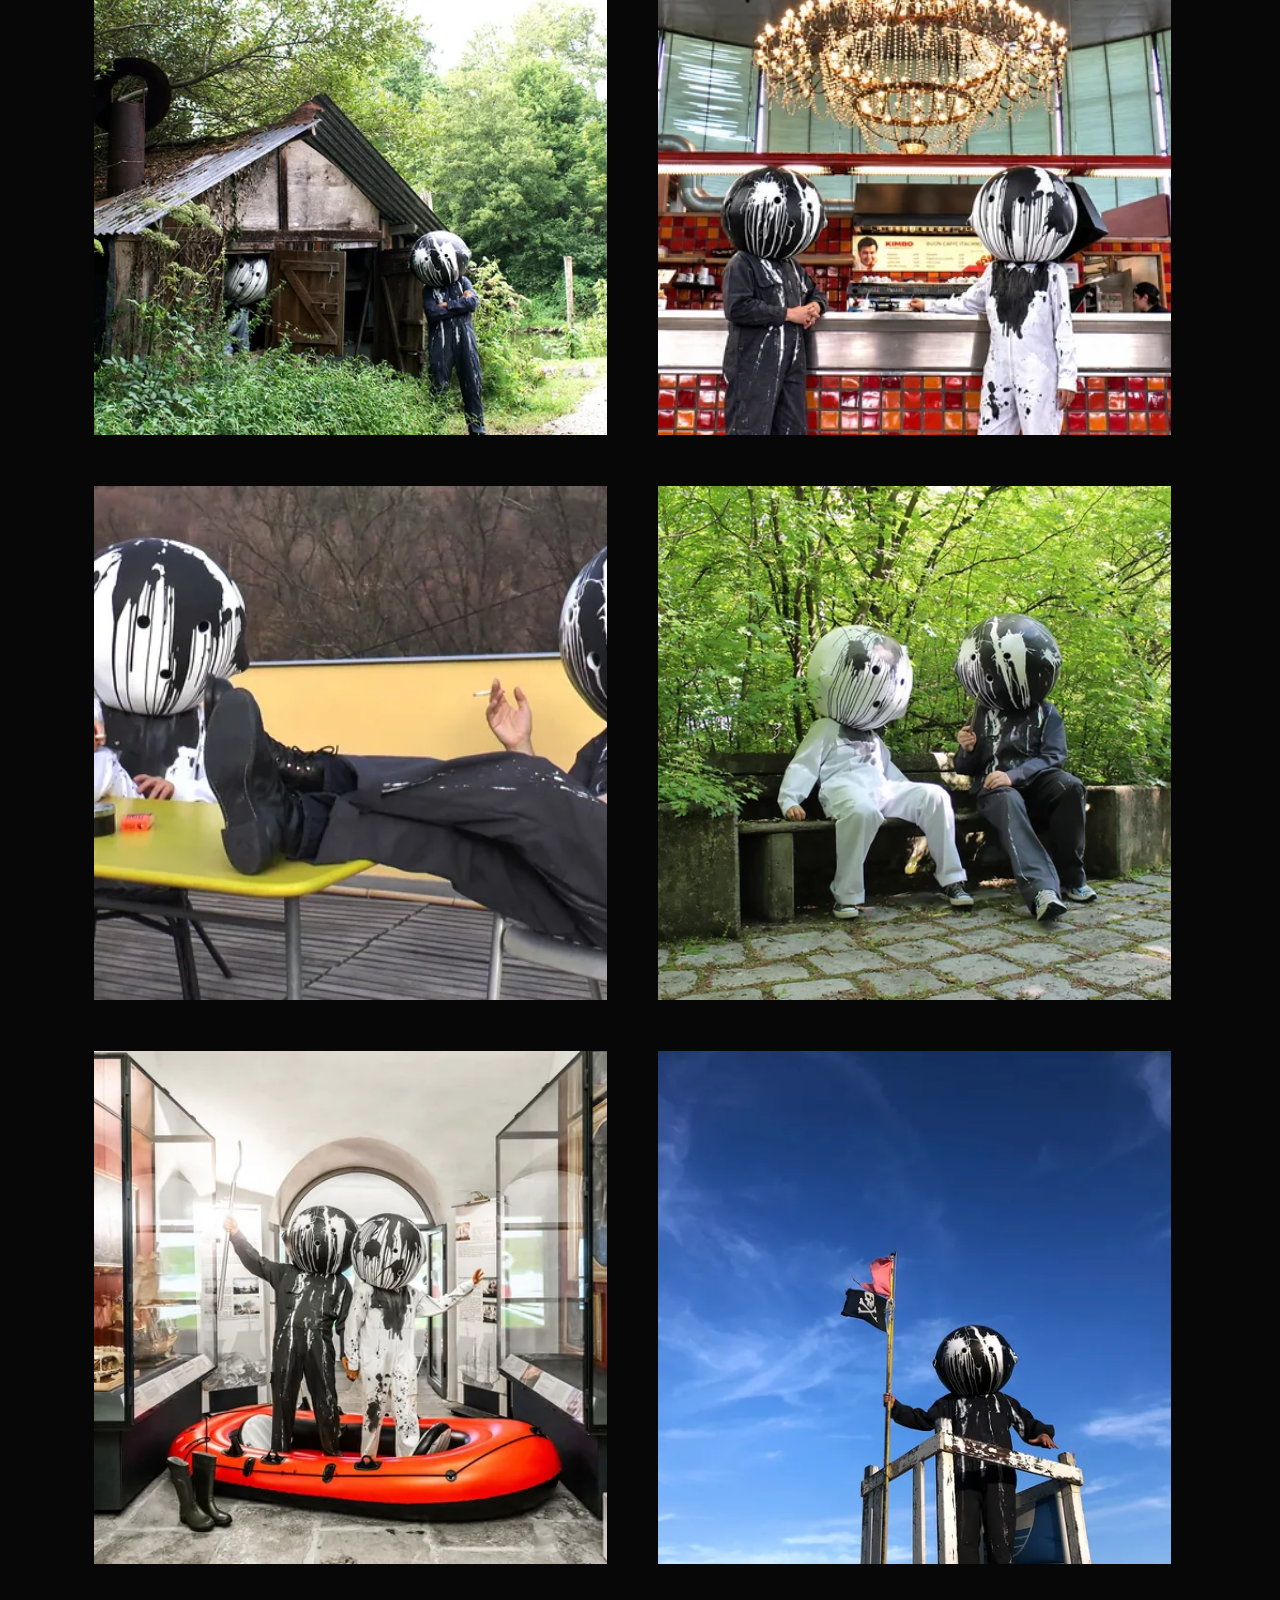
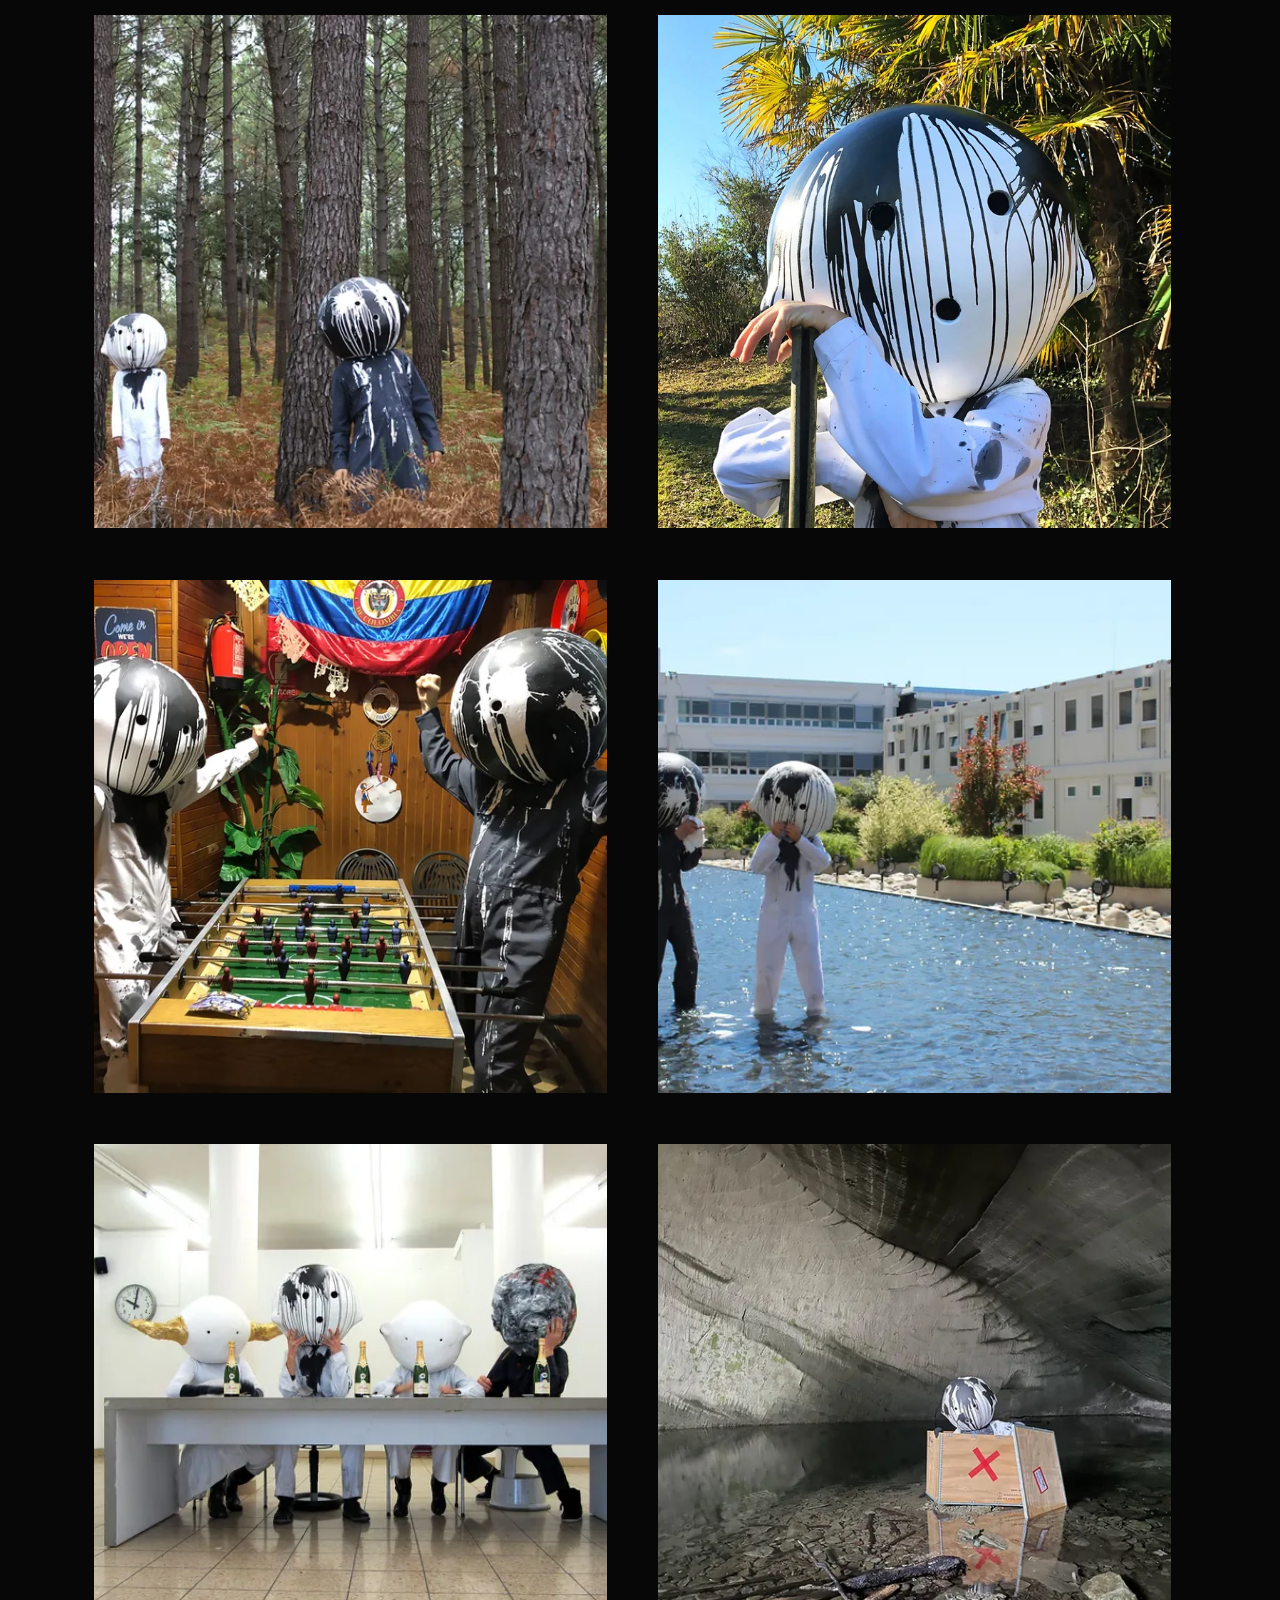
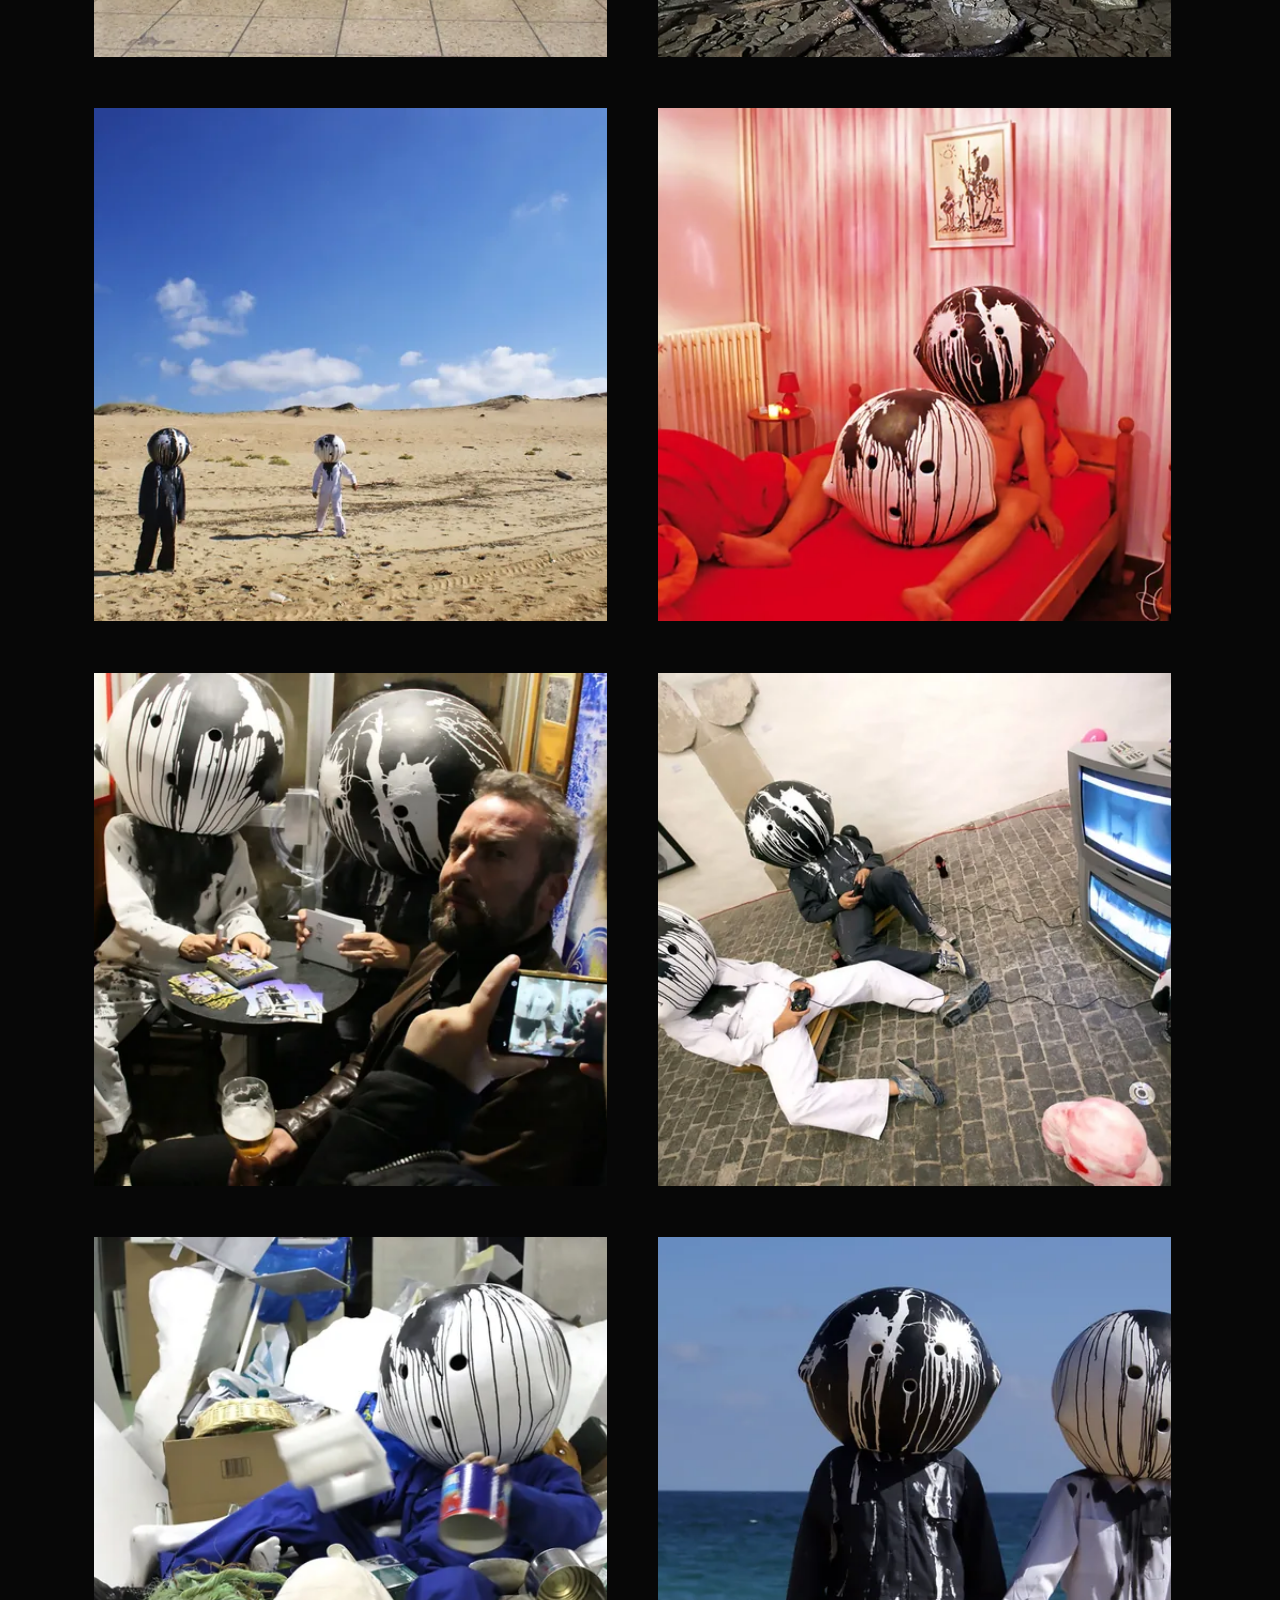
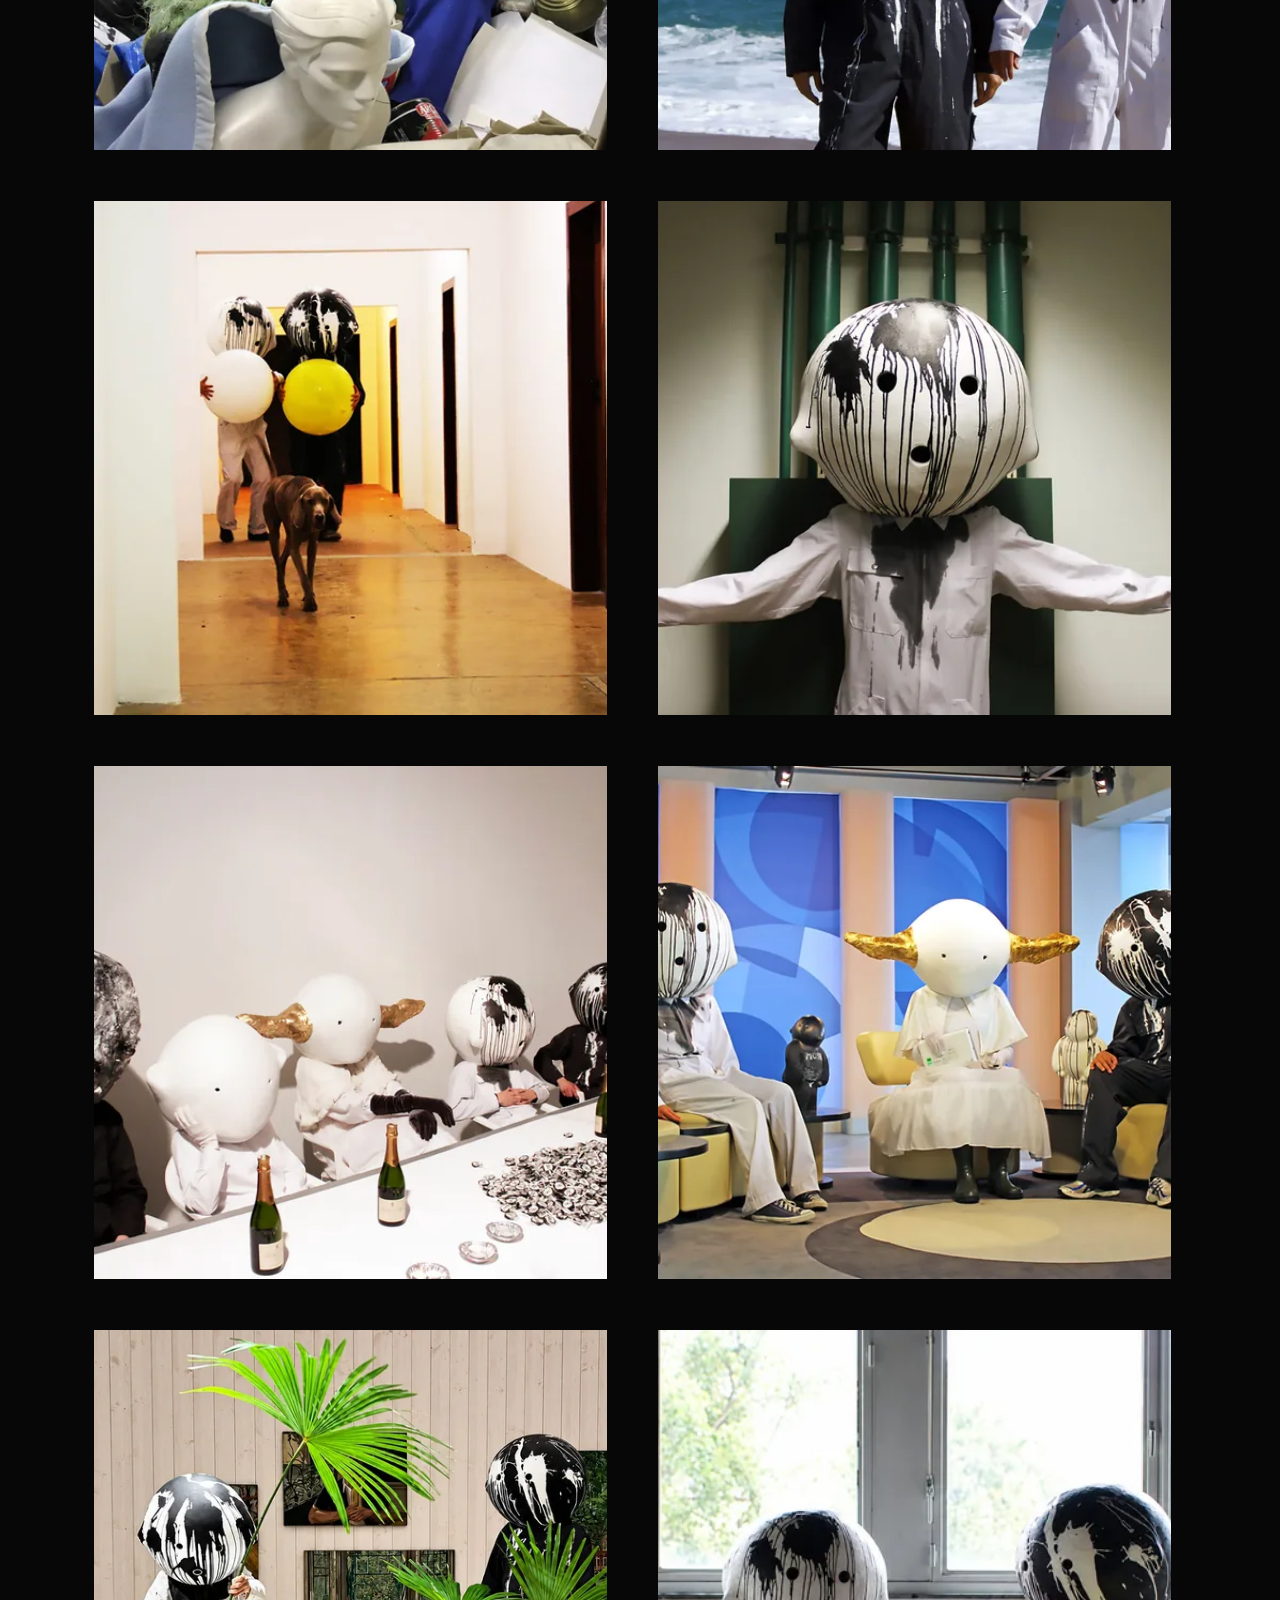
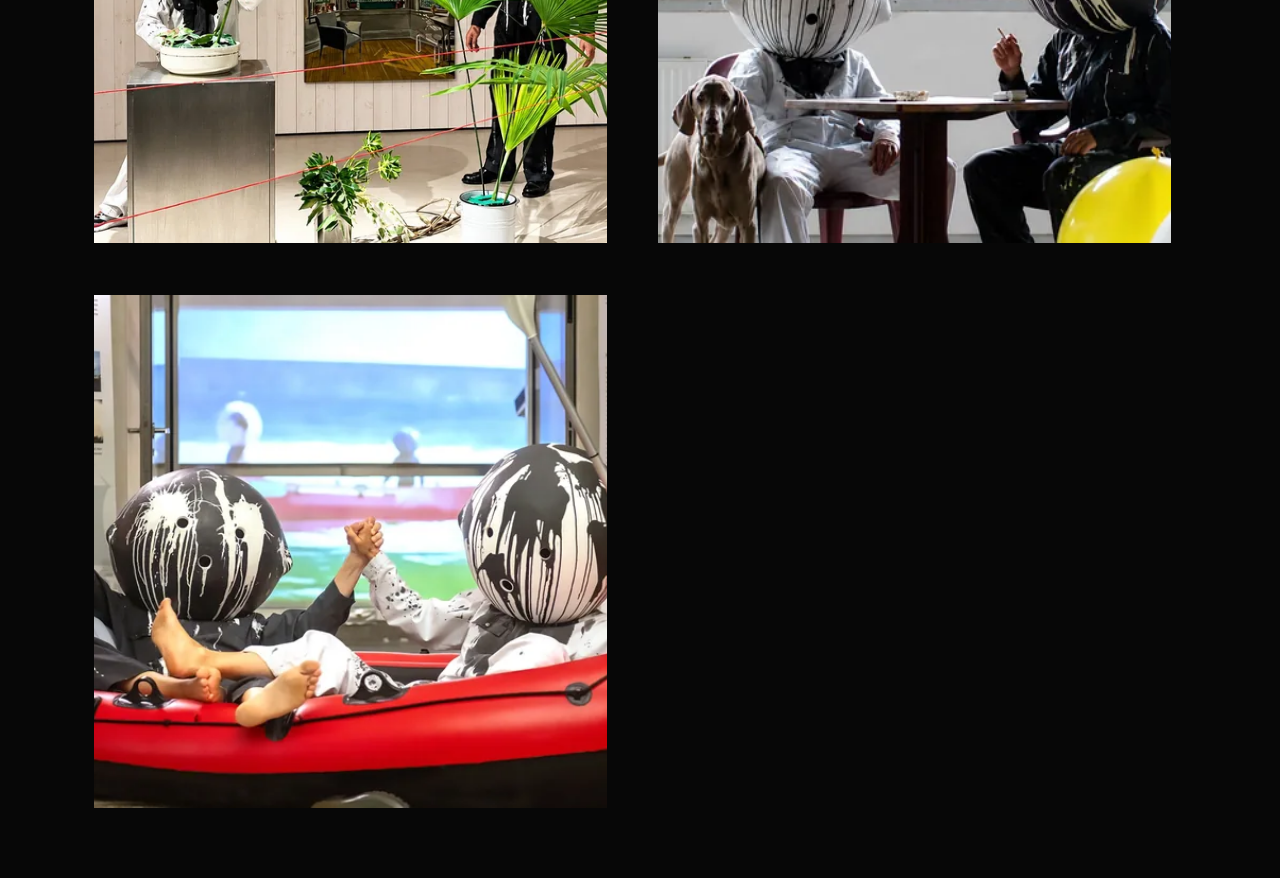
<file: pictures/index.html>
<!doctype html>
<html lang="en"><head><meta charset="utf-8"><meta name="viewport" content="width=device-width,initial-scale=1"><meta name="theme-color" content="#070707"><title>Pictures — Yoshi + Moshi</title><meta name="description" content="Photographs of Yoshi + Moshi on stage, on the road and in between."><link rel="canonical" href="https://yoshi-moshi.com/pictures/"><meta property="og:url" content="https://yoshi-moshi.com/pictures/"><meta property="og:title" content="Pictures — Yoshi + Moshi"><meta property="og:description" content="Photographs of Yoshi + Moshi on stage, on the road and in between."><meta property="og:type" content="website"><link rel="icon" href="../favicon.svg" type="image/svg+xml"><link rel="preload" href="../fonts/oswald-reference-regular.woff2" as="font" type="font/woff2" crossorigin><link rel="stylesheet" href="../font.css?v=27a333317b"><link rel="stylesheet" href="../art.css?v=891eb63b27"><link rel="stylesheet" href="../site.css?v=1112d9bbc1"><link rel="stylesheet" href="../consent.css?v=a30928d2d5"><script src="../site.js?v=57cb72ce67" defer></script><script src="../consent.js?v=f97eba19f4" defer></script><link rel="stylesheet" href="../fidelity.css?v=2f9670195d"></head>
<body class="page-pictures"><a class="skip-link" href="#main">Skip to content</a><header class="site-header"><a class="header-head head-left" href=".././" aria-label="Yoshi + Moshi home"><img src="../media/optimized-yoshi-1121.webp" srcset="../media/optimized-yoshi-240.webp 240w, ../media/optimized-yoshi-480.webp 480w, ../media/optimized-yoshi-720.webp 720w, ../media/optimized-yoshi-960.webp 960w, ../media/optimized-yoshi-1121.webp 1121w" sizes="(max-width: 767px) 180px, 260px" width="1121" height="1403" alt="" class="" fetchpriority="high" decoding="async"></a><a class="header-head head-right" href=".././" aria-label="Yoshi + Moshi home"><img src="../media/optimized-moshi-1158.webp" srcset="../media/optimized-moshi-240.webp 240w, ../media/optimized-moshi-480.webp 480w, ../media/optimized-moshi-720.webp 720w, ../media/optimized-moshi-960.webp 960w, ../media/optimized-moshi-1158.webp 1158w" sizes="(max-width: 767px) 180px, 240px" width="1158" height="1358" alt="" class="" fetchpriority="high" decoding="async"></a><nav aria-label="Main navigation" class="desktop-links"><a href=".././" >Yoshi + Moshi</a><a href="../news/" >News</a><a href="../performances/" >Performances</a><a href="../films/" >Films</a><a href="../pictures/" aria-current="page">Pictures</a><a href="../about/" >About</a><a href="../contact/" >Contact</a></nav><button class="menu-toggle" type="button" aria-label="Open navigation" aria-controls="menu-dialog" aria-expanded="false"><span></span><span></span><span></span></button></header><div class="header-spacer"></div><div class="ambient" aria-hidden="true"><span class="dot dot-one"></span><span class="dot dot-two"></span><span class="dot dot-three"></span></div><main id="main"><div class="archive"><header class="page-intro"><p class="kicker">YOSHI + MOSHI / STILL HERE</p><h1>PICTURES</h1><p class="lede">A few moments standing still. Yoshi + Moshi<br>rarely do.</p></header><section class="intro-panel"><p>Yoshi + Moshi are not always easy to pin down. Sometimes a camera helps. On stage, on the road, or somewhere in between — a few moments stayed still long enough to end up here. Anyway, take a look.</p></section><div class="pictures-grid"><a class="picture-card" href="../media/gallery-new-yoshi-moshi-100-1920.webp" data-gallery="0" aria-label="View photograph 1"><img src="../media/gallery-new-yoshi-moshi-100-1920.webp" srcset="../media/gallery-new-yoshi-moshi-100-360.webp 360w, ../media/gallery-new-yoshi-moshi-100-720.webp 720w, ../media/gallery-new-yoshi-moshi-100-1200.webp 1200w, ../media/gallery-new-yoshi-moshi-100-1920.webp 1920w" sizes="(max-width: 767px) 90vw, 50vw" width="1920" height="1276" alt="Yoshi + Moshi — photograph 1" class="" loading="lazy" decoding="async"></a><a class="picture-card" href="../media/gallery-new-yoshi-moshi-102-1920.webp" data-gallery="1" aria-label="View photograph 2"><img src="../media/gallery-new-yoshi-moshi-102-1920.webp" srcset="../media/gallery-new-yoshi-moshi-102-360.webp 360w, ../media/gallery-new-yoshi-moshi-102-720.webp 720w, ../media/gallery-new-yoshi-moshi-102-1200.webp 1200w, ../media/gallery-new-yoshi-moshi-102-1920.webp 1920w" sizes="(max-width: 767px) 90vw, 50vw" width="1920" height="1280" alt="Yoshi + Moshi — photograph 2" class="" loading="lazy" decoding="async"></a><a class="picture-card" href="../media/gallery-new-yoshi-moshi-103-1920.webp" data-gallery="2" aria-label="View photograph 3"><img src="../media/gallery-new-yoshi-moshi-103-1920.webp" srcset="../media/gallery-new-yoshi-moshi-103-360.webp 360w, ../media/gallery-new-yoshi-moshi-103-720.webp 720w, ../media/gallery-new-yoshi-moshi-103-1200.webp 1200w, ../media/gallery-new-yoshi-moshi-103-1920.webp 1920w" sizes="(max-width: 767px) 90vw, 50vw" width="1920" height="1364" alt="Yoshi + Moshi — photograph 3" class="" loading="lazy" decoding="async"></a><a class="picture-card" href="../media/gallery-new-yoshi-moshi-104-1920.webp" data-gallery="3" aria-label="View photograph 4"><img src="../media/gallery-new-yoshi-moshi-104-1920.webp" srcset="../media/gallery-new-yoshi-moshi-104-360.webp 360w, ../media/gallery-new-yoshi-moshi-104-720.webp 720w, ../media/gallery-new-yoshi-moshi-104-1200.webp 1200w, ../media/gallery-new-yoshi-moshi-104-1920.webp 1920w" sizes="(max-width: 767px) 90vw, 50vw" width="1920" height="1281" alt="Yoshi + Moshi — photograph 4" class="" loading="lazy" decoding="async"></a><a class="picture-card" href="../media/gallery-new-yoshi-moshi-105-1920.webp" data-gallery="4" aria-label="View photograph 5"><img src="../media/gallery-new-yoshi-moshi-105-1920.webp" srcset="../media/gallery-new-yoshi-moshi-105-360.webp 360w, ../media/gallery-new-yoshi-moshi-105-720.webp 720w, ../media/gallery-new-yoshi-moshi-105-1200.webp 1200w, ../media/gallery-new-yoshi-moshi-105-1920.webp 1920w" sizes="(max-width: 767px) 90vw, 50vw" width="1920" height="1257" alt="Yoshi + Moshi — photograph 5" class="" loading="lazy" decoding="async"></a><a class="picture-card" href="../media/gallery-new-yoshi-moshi-106-1920.webp" data-gallery="5" aria-label="View photograph 6"><img src="../media/gallery-new-yoshi-moshi-106-1920.webp" srcset="../media/gallery-new-yoshi-moshi-106-360.webp 360w, ../media/gallery-new-yoshi-moshi-106-720.webp 720w, ../media/gallery-new-yoshi-moshi-106-1200.webp 1200w, ../media/gallery-new-yoshi-moshi-106-1920.webp 1920w" sizes="(max-width: 767px) 90vw, 50vw" width="1920" height="1284" alt="Yoshi + Moshi — photograph 6" class="" loading="lazy" decoding="async"></a><a class="picture-card" href="../media/gallery-new-yoshi-moshi-107-1920.webp" data-gallery="6" aria-label="View photograph 7"><img src="../media/gallery-new-yoshi-moshi-107-1920.webp" srcset="../media/gallery-new-yoshi-moshi-107-360.webp 360w, ../media/gallery-new-yoshi-moshi-107-720.webp 720w, ../media/gallery-new-yoshi-moshi-107-1200.webp 1200w, ../media/gallery-new-yoshi-moshi-107-1920.webp 1920w" sizes="(max-width: 767px) 90vw, 50vw" width="1920" height="1125" alt="Yoshi + Moshi — photograph 7" class="" loading="lazy" decoding="async"></a><a class="picture-card" href="../media/gallery-new-yoshi-moshi-108-1920.webp" data-gallery="7" aria-label="View photograph 8"><img src="../media/gallery-new-yoshi-moshi-108-1920.webp" srcset="../media/gallery-new-yoshi-moshi-108-360.webp 360w, ../media/gallery-new-yoshi-moshi-108-720.webp 720w, ../media/gallery-new-yoshi-moshi-108-1200.webp 1200w, ../media/gallery-new-yoshi-moshi-108-1920.webp 1920w" sizes="(max-width: 767px) 90vw, 50vw" width="1920" height="1277" alt="Yoshi + Moshi — photograph 8" class="" loading="lazy" decoding="async"></a><a class="picture-card" href="../media/gallery-new-yoshi-moshi-109-1281.webp" data-gallery="8" aria-label="View photograph 9"><img src="../media/gallery-new-yoshi-moshi-109-1281.webp" srcset="../media/gallery-new-yoshi-moshi-109-360.webp 360w, ../media/gallery-new-yoshi-moshi-109-720.webp 720w, ../media/gallery-new-yoshi-moshi-109-1200.webp 1200w, ../media/gallery-new-yoshi-moshi-109-1281.webp 1281w" sizes="(max-width: 767px) 90vw, 50vw" width="1281" height="1920" alt="Yoshi + Moshi — photograph 9" class="" loading="lazy" decoding="async"></a><a class="picture-card" href="../media/gallery-new-yoshi-moshi-110-1920.webp" data-gallery="9" aria-label="View photograph 10"><img src="../media/gallery-new-yoshi-moshi-110-1920.webp" srcset="../media/gallery-new-yoshi-moshi-110-360.webp 360w, ../media/gallery-new-yoshi-moshi-110-720.webp 720w, ../media/gallery-new-yoshi-moshi-110-1200.webp 1200w, ../media/gallery-new-yoshi-moshi-110-1920.webp 1920w" sizes="(max-width: 767px) 90vw, 50vw" width="1920" height="1440" alt="Yoshi + Moshi — photograph 10" class="" loading="lazy" decoding="async"></a><a class="picture-card" href="../media/gallery-new-yoshi-moshi-111-1920.webp" data-gallery="10" aria-label="View photograph 11"><img src="../media/gallery-new-yoshi-moshi-111-1920.webp" srcset="../media/gallery-new-yoshi-moshi-111-360.webp 360w, ../media/gallery-new-yoshi-moshi-111-720.webp 720w, ../media/gallery-new-yoshi-moshi-111-1200.webp 1200w, ../media/gallery-new-yoshi-moshi-111-1920.webp 1920w" sizes="(max-width: 767px) 90vw, 50vw" width="1920" height="1080" alt="Yoshi + Moshi — photograph 11" class="" loading="lazy" decoding="async"></a><a class="picture-card" href="../media/gallery-new-yoshi-moshi-112-1920.webp" data-gallery="11" aria-label="View photograph 12"><img src="../media/gallery-new-yoshi-moshi-112-1920.webp" srcset="../media/gallery-new-yoshi-moshi-112-360.webp 360w, ../media/gallery-new-yoshi-moshi-112-720.webp 720w, ../media/gallery-new-yoshi-moshi-112-1200.webp 1200w, ../media/gallery-new-yoshi-moshi-112-1920.webp 1920w" sizes="(max-width: 767px) 90vw, 50vw" width="1920" height="1279" alt="Yoshi + Moshi — photograph 12" class="" loading="lazy" decoding="async"></a><a class="picture-card" href="../media/gallery-new-yoshi-moshi-114-1920.webp" data-gallery="12" aria-label="View photograph 13"><img src="../media/gallery-new-yoshi-moshi-114-1920.webp" srcset="../media/gallery-new-yoshi-moshi-114-360.webp 360w, ../media/gallery-new-yoshi-moshi-114-720.webp 720w, ../media/gallery-new-yoshi-moshi-114-1200.webp 1200w, ../media/gallery-new-yoshi-moshi-114-1920.webp 1920w" sizes="(max-width: 767px) 90vw, 50vw" width="1920" height="1440" alt="Yoshi + Moshi — photograph 13" class="" loading="lazy" decoding="async"></a><a class="picture-card" href="../media/gallery-new-yoshi-moshi-115-1920.webp" data-gallery="13" aria-label="View photograph 14"><img src="../media/gallery-new-yoshi-moshi-115-1920.webp" srcset="../media/gallery-new-yoshi-moshi-115-360.webp 360w, ../media/gallery-new-yoshi-moshi-115-720.webp 720w, ../media/gallery-new-yoshi-moshi-115-1200.webp 1200w, ../media/gallery-new-yoshi-moshi-115-1920.webp 1920w" sizes="(max-width: 767px) 90vw, 50vw" width="1920" height="1080" alt="Yoshi + Moshi — photograph 14" class="" loading="lazy" decoding="async"></a><a class="picture-card" href="../media/gallery-new-yoshi-moshi-116-1920.webp" data-gallery="14" aria-label="View photograph 15"><img src="../media/gallery-new-yoshi-moshi-116-1920.webp" srcset="../media/gallery-new-yoshi-moshi-116-360.webp 360w, ../media/gallery-new-yoshi-moshi-116-720.webp 720w, ../media/gallery-new-yoshi-moshi-116-1200.webp 1200w, ../media/gallery-new-yoshi-moshi-116-1920.webp 1920w" sizes="(max-width: 767px) 90vw, 50vw" width="1920" height="1277" alt="Yoshi + Moshi — photograph 15" class="" loading="lazy" decoding="async"></a><a class="picture-card" href="../media/gallery-new-yoshi-moshi-117-1920.webp" data-gallery="15" aria-label="View photograph 16"><img src="../media/gallery-new-yoshi-moshi-117-1920.webp" srcset="../media/gallery-new-yoshi-moshi-117-360.webp 360w, ../media/gallery-new-yoshi-moshi-117-720.webp 720w, ../media/gallery-new-yoshi-moshi-117-1200.webp 1200w, ../media/gallery-new-yoshi-moshi-117-1920.webp 1920w" sizes="(max-width: 767px) 90vw, 50vw" width="1920" height="1081" alt="Yoshi + Moshi — photograph 16" class="" loading="lazy" decoding="async"></a><a class="picture-card" href="../media/gallery-new-yoshi-moshi-118-1920.webp" data-gallery="16" aria-label="View photograph 17"><img src="../media/gallery-new-yoshi-moshi-118-1920.webp" srcset="../media/gallery-new-yoshi-moshi-118-360.webp 360w, ../media/gallery-new-yoshi-moshi-118-720.webp 720w, ../media/gallery-new-yoshi-moshi-118-1200.webp 1200w, ../media/gallery-new-yoshi-moshi-118-1920.webp 1920w" sizes="(max-width: 767px) 90vw, 50vw" width="1920" height="1080" alt="Yoshi + Moshi — photograph 17" class="" loading="lazy" decoding="async"></a><a class="picture-card" href="../media/gallery-new-yoshi-moshi-121-1920.webp" data-gallery="17" aria-label="View photograph 18"><img src="../media/gallery-new-yoshi-moshi-121-1920.webp" srcset="../media/gallery-new-yoshi-moshi-121-360.webp 360w, ../media/gallery-new-yoshi-moshi-121-720.webp 720w, ../media/gallery-new-yoshi-moshi-121-1200.webp 1200w, ../media/gallery-new-yoshi-moshi-121-1920.webp 1920w" sizes="(max-width: 767px) 90vw, 50vw" width="1920" height="1280" alt="Yoshi + Moshi — photograph 18" class="" loading="lazy" decoding="async"></a><a class="picture-card" href="../media/gallery-new-yoshi-moshi-122-1920.webp" data-gallery="18" aria-label="View photograph 19"><img src="../media/gallery-new-yoshi-moshi-122-1920.webp" srcset="../media/gallery-new-yoshi-moshi-122-360.webp 360w, ../media/gallery-new-yoshi-moshi-122-720.webp 720w, ../media/gallery-new-yoshi-moshi-122-1200.webp 1200w, ../media/gallery-new-yoshi-moshi-122-1920.webp 1920w" sizes="(max-width: 767px) 90vw, 50vw" width="1920" height="1239" alt="Yoshi + Moshi — photograph 19" class="" loading="lazy" decoding="async"></a><a class="picture-card" href="../media/gallery-new-yoshi-moshi-123-1920.webp" data-gallery="19" aria-label="View photograph 20"><img src="../media/gallery-new-yoshi-moshi-123-1920.webp" srcset="../media/gallery-new-yoshi-moshi-123-360.webp 360w, ../media/gallery-new-yoshi-moshi-123-720.webp 720w, ../media/gallery-new-yoshi-moshi-123-1200.webp 1200w, ../media/gallery-new-yoshi-moshi-123-1920.webp 1920w" sizes="(max-width: 767px) 90vw, 50vw" width="1920" height="1440" alt="Yoshi + Moshi — photograph 20" class="" loading="lazy" decoding="async"></a><a class="picture-card" href="../media/gallery-new-yoshi-moshi-124-1920.webp" data-gallery="20" aria-label="View photograph 21"><img src="../media/gallery-new-yoshi-moshi-124-1920.webp" srcset="../media/gallery-new-yoshi-moshi-124-360.webp 360w, ../media/gallery-new-yoshi-moshi-124-720.webp 720w, ../media/gallery-new-yoshi-moshi-124-1200.webp 1200w, ../media/gallery-new-yoshi-moshi-124-1920.webp 1920w" sizes="(max-width: 767px) 90vw, 50vw" width="1920" height="1277" alt="Yoshi + Moshi — photograph 21" class="" loading="lazy" decoding="async"></a><a class="picture-card" href="../media/gallery-new-yoshi-moshi-125-1440.webp" data-gallery="21" aria-label="View photograph 22"><img src="../media/gallery-new-yoshi-moshi-125-1440.webp" srcset="../media/gallery-new-yoshi-moshi-125-360.webp 360w, ../media/gallery-new-yoshi-moshi-125-720.webp 720w, ../media/gallery-new-yoshi-moshi-125-1200.webp 1200w, ../media/gallery-new-yoshi-moshi-125-1440.webp 1440w" sizes="(max-width: 767px) 90vw, 50vw" width="1440" height="1920" alt="Yoshi + Moshi — photograph 22" class="" loading="lazy" decoding="async"></a><a class="picture-card" href="../media/gallery-new-yoshi-moshi-126-1920.webp" data-gallery="22" aria-label="View photograph 23"><img src="../media/gallery-new-yoshi-moshi-126-1920.webp" srcset="../media/gallery-new-yoshi-moshi-126-360.webp 360w, ../media/gallery-new-yoshi-moshi-126-720.webp 720w, ../media/gallery-new-yoshi-moshi-126-1200.webp 1200w, ../media/gallery-new-yoshi-moshi-126-1920.webp 1920w" sizes="(max-width: 767px) 90vw, 50vw" width="1920" height="1440" alt="Yoshi + Moshi — photograph 23" class="" loading="lazy" decoding="async"></a><a class="picture-card" href="../media/gallery-new-yoshi-moshi-127-1920.webp" data-gallery="23" aria-label="View photograph 24"><img src="../media/gallery-new-yoshi-moshi-127-1920.webp" srcset="../media/gallery-new-yoshi-moshi-127-360.webp 360w, ../media/gallery-new-yoshi-moshi-127-720.webp 720w, ../media/gallery-new-yoshi-moshi-127-1200.webp 1200w, ../media/gallery-new-yoshi-moshi-127-1920.webp 1920w" sizes="(max-width: 767px) 90vw, 50vw" width="1920" height="1280" alt="Yoshi + Moshi — photograph 24" class="" loading="lazy" decoding="async"></a><a class="picture-card" href="../media/gallery-new-yoshi-moshi-128-1920.webp" data-gallery="24" aria-label="View photograph 25"><img src="../media/gallery-new-yoshi-moshi-128-1920.webp" srcset="../media/gallery-new-yoshi-moshi-128-360.webp 360w, ../media/gallery-new-yoshi-moshi-128-720.webp 720w, ../media/gallery-new-yoshi-moshi-128-1200.webp 1200w, ../media/gallery-new-yoshi-moshi-128-1920.webp 1920w" sizes="(max-width: 767px) 90vw, 50vw" width="1920" height="1279" alt="Yoshi + Moshi — photograph 25" class="" loading="lazy" decoding="async"></a><a class="picture-card" href="../media/gallery-new-yoshi-moshi-129-1920.webp" data-gallery="25" aria-label="View photograph 26"><img src="../media/gallery-new-yoshi-moshi-129-1920.webp" srcset="../media/gallery-new-yoshi-moshi-129-360.webp 360w, ../media/gallery-new-yoshi-moshi-129-720.webp 720w, ../media/gallery-new-yoshi-moshi-129-1200.webp 1200w, ../media/gallery-new-yoshi-moshi-129-1920.webp 1920w" sizes="(max-width: 767px) 90vw, 50vw" width="1920" height="1440" alt="Yoshi + Moshi — photograph 26" class="" loading="lazy" decoding="async"></a><a class="picture-card" href="../media/gallery-new-yoshi-moshi-130-1920.webp" data-gallery="26" aria-label="View photograph 27"><img src="../media/gallery-new-yoshi-moshi-130-1920.webp" srcset="../media/gallery-new-yoshi-moshi-130-360.webp 360w, ../media/gallery-new-yoshi-moshi-130-720.webp 720w, ../media/gallery-new-yoshi-moshi-130-1200.webp 1200w, ../media/gallery-new-yoshi-moshi-130-1920.webp 1920w" sizes="(max-width: 767px) 90vw, 50vw" width="1920" height="1277" alt="Yoshi + Moshi — photograph 27" class="" loading="lazy" decoding="async"></a><a class="picture-card" href="../media/gallery-new-yoshi-moshi-131-1920.webp" data-gallery="27" aria-label="View photograph 28"><img src="../media/gallery-new-yoshi-moshi-131-1920.webp" srcset="../media/gallery-new-yoshi-moshi-131-360.webp 360w, ../media/gallery-new-yoshi-moshi-131-720.webp 720w, ../media/gallery-new-yoshi-moshi-131-1200.webp 1200w, ../media/gallery-new-yoshi-moshi-131-1920.webp 1920w" sizes="(max-width: 767px) 90vw, 50vw" width="1920" height="1278" alt="Yoshi + Moshi — photograph 28" class="" loading="lazy" decoding="async"></a><a class="picture-card" href="../media/gallery-new-yoshi-moshi-132-1920.webp" data-gallery="28" aria-label="View photograph 29"><img src="../media/gallery-new-yoshi-moshi-132-1920.webp" srcset="../media/gallery-new-yoshi-moshi-132-360.webp 360w, ../media/gallery-new-yoshi-moshi-132-720.webp 720w, ../media/gallery-new-yoshi-moshi-132-1200.webp 1200w, ../media/gallery-new-yoshi-moshi-132-1920.webp 1920w" sizes="(max-width: 767px) 90vw, 50vw" width="1920" height="1280" alt="Yoshi + Moshi — photograph 29" class="" loading="lazy" decoding="async"></a><a class="picture-card" href="../media/gallery-new-yoshi-moshi-133-1920.webp" data-gallery="29" aria-label="View photograph 30"><img src="../media/gallery-new-yoshi-moshi-133-1920.webp" srcset="../media/gallery-new-yoshi-moshi-133-360.webp 360w, ../media/gallery-new-yoshi-moshi-133-720.webp 720w, ../media/gallery-new-yoshi-moshi-133-1200.webp 1200w, ../media/gallery-new-yoshi-moshi-133-1920.webp 1920w" sizes="(max-width: 767px) 90vw, 50vw" width="1920" height="1280" alt="Yoshi + Moshi — photograph 30" class="" loading="lazy" decoding="async"></a><a class="picture-card" href="../media/gallery-new-yoshi-moshi-134-1920.webp" data-gallery="30" aria-label="View photograph 31"><img src="../media/gallery-new-yoshi-moshi-134-1920.webp" srcset="../media/gallery-new-yoshi-moshi-134-360.webp 360w, ../media/gallery-new-yoshi-moshi-134-720.webp 720w, ../media/gallery-new-yoshi-moshi-134-1200.webp 1200w, ../media/gallery-new-yoshi-moshi-134-1920.webp 1920w" sizes="(max-width: 767px) 90vw, 50vw" width="1920" height="1280" alt="Yoshi + Moshi — photograph 31" class="" loading="lazy" decoding="async"></a><a class="picture-card" href="../media/gallery-new-yoshi-moshi-135-1920.webp" data-gallery="31" aria-label="View photograph 32"><img src="../media/gallery-new-yoshi-moshi-135-1920.webp" srcset="../media/gallery-new-yoshi-moshi-135-360.webp 360w, ../media/gallery-new-yoshi-moshi-135-720.webp 720w, ../media/gallery-new-yoshi-moshi-135-1200.webp 1200w, ../media/gallery-new-yoshi-moshi-135-1920.webp 1920w" sizes="(max-width: 767px) 90vw, 50vw" width="1920" height="1277" alt="Yoshi + Moshi — photograph 32" class="" loading="lazy" decoding="async"></a><a class="picture-card" href="../media/gallery-new-yoshi-moshi-136-1920.webp" data-gallery="32" aria-label="View photograph 33"><img src="../media/gallery-new-yoshi-moshi-136-1920.webp" srcset="../media/gallery-new-yoshi-moshi-136-360.webp 360w, ../media/gallery-new-yoshi-moshi-136-720.webp 720w, ../media/gallery-new-yoshi-moshi-136-1200.webp 1200w, ../media/gallery-new-yoshi-moshi-136-1920.webp 1920w" sizes="(max-width: 767px) 90vw, 50vw" width="1920" height="1275" alt="Yoshi + Moshi — photograph 33" class="" loading="lazy" decoding="async"></a><a class="picture-card" href="../media/gallery-new-yoshi-moshi-137-1920.webp" data-gallery="33" aria-label="View photograph 34"><img src="../media/gallery-new-yoshi-moshi-137-1920.webp" srcset="../media/gallery-new-yoshi-moshi-137-360.webp 360w, ../media/gallery-new-yoshi-moshi-137-720.webp 720w, ../media/gallery-new-yoshi-moshi-137-1200.webp 1200w, ../media/gallery-new-yoshi-moshi-137-1920.webp 1920w" sizes="(max-width: 767px) 90vw, 50vw" width="1920" height="1280" alt="Yoshi + Moshi — photograph 34" class="" loading="lazy" decoding="async"></a><a class="picture-card" href="../media/gallery-new-yoshi-moshi-138-1920.webp" data-gallery="34" aria-label="View photograph 35"><img src="../media/gallery-new-yoshi-moshi-138-1920.webp" srcset="../media/gallery-new-yoshi-moshi-138-360.webp 360w, ../media/gallery-new-yoshi-moshi-138-720.webp 720w, ../media/gallery-new-yoshi-moshi-138-1200.webp 1200w, ../media/gallery-new-yoshi-moshi-138-1920.webp 1920w" sizes="(max-width: 767px) 90vw, 50vw" width="1920" height="1279" alt="Yoshi + Moshi — photograph 35" class="" loading="lazy" decoding="async"></a><a class="picture-card" href="../media/gallery-new-yoshi-moshi-140-1920.webp" data-gallery="35" aria-label="View photograph 36"><img src="../media/gallery-new-yoshi-moshi-140-1920.webp" srcset="../media/gallery-new-yoshi-moshi-140-360.webp 360w, ../media/gallery-new-yoshi-moshi-140-720.webp 720w, ../media/gallery-new-yoshi-moshi-140-1200.webp 1200w, ../media/gallery-new-yoshi-moshi-140-1920.webp 1920w" sizes="(max-width: 767px) 90vw, 50vw" width="1920" height="1276" alt="Yoshi + Moshi — photograph 36" class="" loading="lazy" decoding="async"></a><a class="picture-card" href="../media/gallery-new-yoshi-moshi-141-1448.webp" data-gallery="36" aria-label="View photograph 37"><img src="../media/gallery-new-yoshi-moshi-141-1448.webp" srcset="../media/gallery-new-yoshi-moshi-141-360.webp 360w, ../media/gallery-new-yoshi-moshi-141-720.webp 720w, ../media/gallery-new-yoshi-moshi-141-1200.webp 1200w, ../media/gallery-new-yoshi-moshi-141-1448.webp 1448w" sizes="(max-width: 767px) 90vw, 50vw" width="1448" height="1086" alt="Yoshi + Moshi — photograph 37" class="" loading="lazy" decoding="async"></a><a class="picture-card" href="../media/gallery-new-yoshi-moshi-142-1920.webp" data-gallery="37" aria-label="View photograph 38"><img src="../media/gallery-new-yoshi-moshi-142-1920.webp" srcset="../media/gallery-new-yoshi-moshi-142-360.webp 360w, ../media/gallery-new-yoshi-moshi-142-720.webp 720w, ../media/gallery-new-yoshi-moshi-142-1200.webp 1200w, ../media/gallery-new-yoshi-moshi-142-1920.webp 1920w" sizes="(max-width: 767px) 90vw, 50vw" width="1920" height="1081" alt="Yoshi + Moshi — photograph 38" class="" loading="lazy" decoding="async"></a><a class="picture-card" href="../media/gallery-new-yoshi-moshi-143-1920.webp" data-gallery="38" aria-label="View photograph 39"><img src="../media/gallery-new-yoshi-moshi-143-1920.webp" srcset="../media/gallery-new-yoshi-moshi-143-360.webp 360w, ../media/gallery-new-yoshi-moshi-143-720.webp 720w, ../media/gallery-new-yoshi-moshi-143-1200.webp 1200w, ../media/gallery-new-yoshi-moshi-143-1920.webp 1920w" sizes="(max-width: 767px) 90vw, 50vw" width="1920" height="1287" alt="Yoshi + Moshi — photograph 39" class="" loading="lazy" decoding="async"></a></div></div></main><dialog class="menu-dialog" id="menu-dialog" aria-label="Navigation"><div class="menu-header"><a class="header-head head-left" href=".././" aria-label="Yoshi + Moshi home"><img src="../media/optimized-yoshi-1121.webp" srcset="../media/optimized-yoshi-240.webp 240w, ../media/optimized-yoshi-480.webp 480w, ../media/optimized-yoshi-720.webp 720w, ../media/optimized-yoshi-960.webp 960w, ../media/optimized-yoshi-1121.webp 1121w" sizes="(max-width: 767px) 180px, 260px" width="1121" height="1403" alt="" class="" fetchpriority="high" decoding="async"></a><a class="header-head head-right" href=".././" aria-label="Yoshi + Moshi home"><img src="../media/optimized-moshi-1158.webp" srcset="../media/optimized-moshi-240.webp 240w, ../media/optimized-moshi-480.webp 480w, ../media/optimized-moshi-720.webp 720w, ../media/optimized-moshi-960.webp 960w, ../media/optimized-moshi-1158.webp 1158w" sizes="(max-width: 767px) 180px, 240px" width="1158" height="1358" alt="" class="" fetchpriority="high" decoding="async"></a><button class="close-menu" aria-label="Close navigation" type="button">×</button></div><nav aria-label="Mobile navigation" class="mobile-links"><a href=".././" >Yoshi + Moshi</a><a href="../news/" >News</a><a href="../performances/" >Performances</a><a href="../films/" >Films</a><a href="../pictures/" aria-current="page">Pictures</a><a href="../about/" >About</a><a href="../contact/" >Contact</a></nav></dialog><dialog class="media-dialog" aria-label="Media viewer"><div class="dialog-bar"><h2></h2><button class="close-media" type="button" aria-label="Close media">×</button></div><div class="dialog-content"></div><div class="gallery-controls"><button type="button" data-direction="-1" aria-label="Previous photograph">←</button><span aria-live="polite"></span><button type="button" data-direction="1" aria-label="Next photograph">→</button></div></dialog></body></html>
</file>
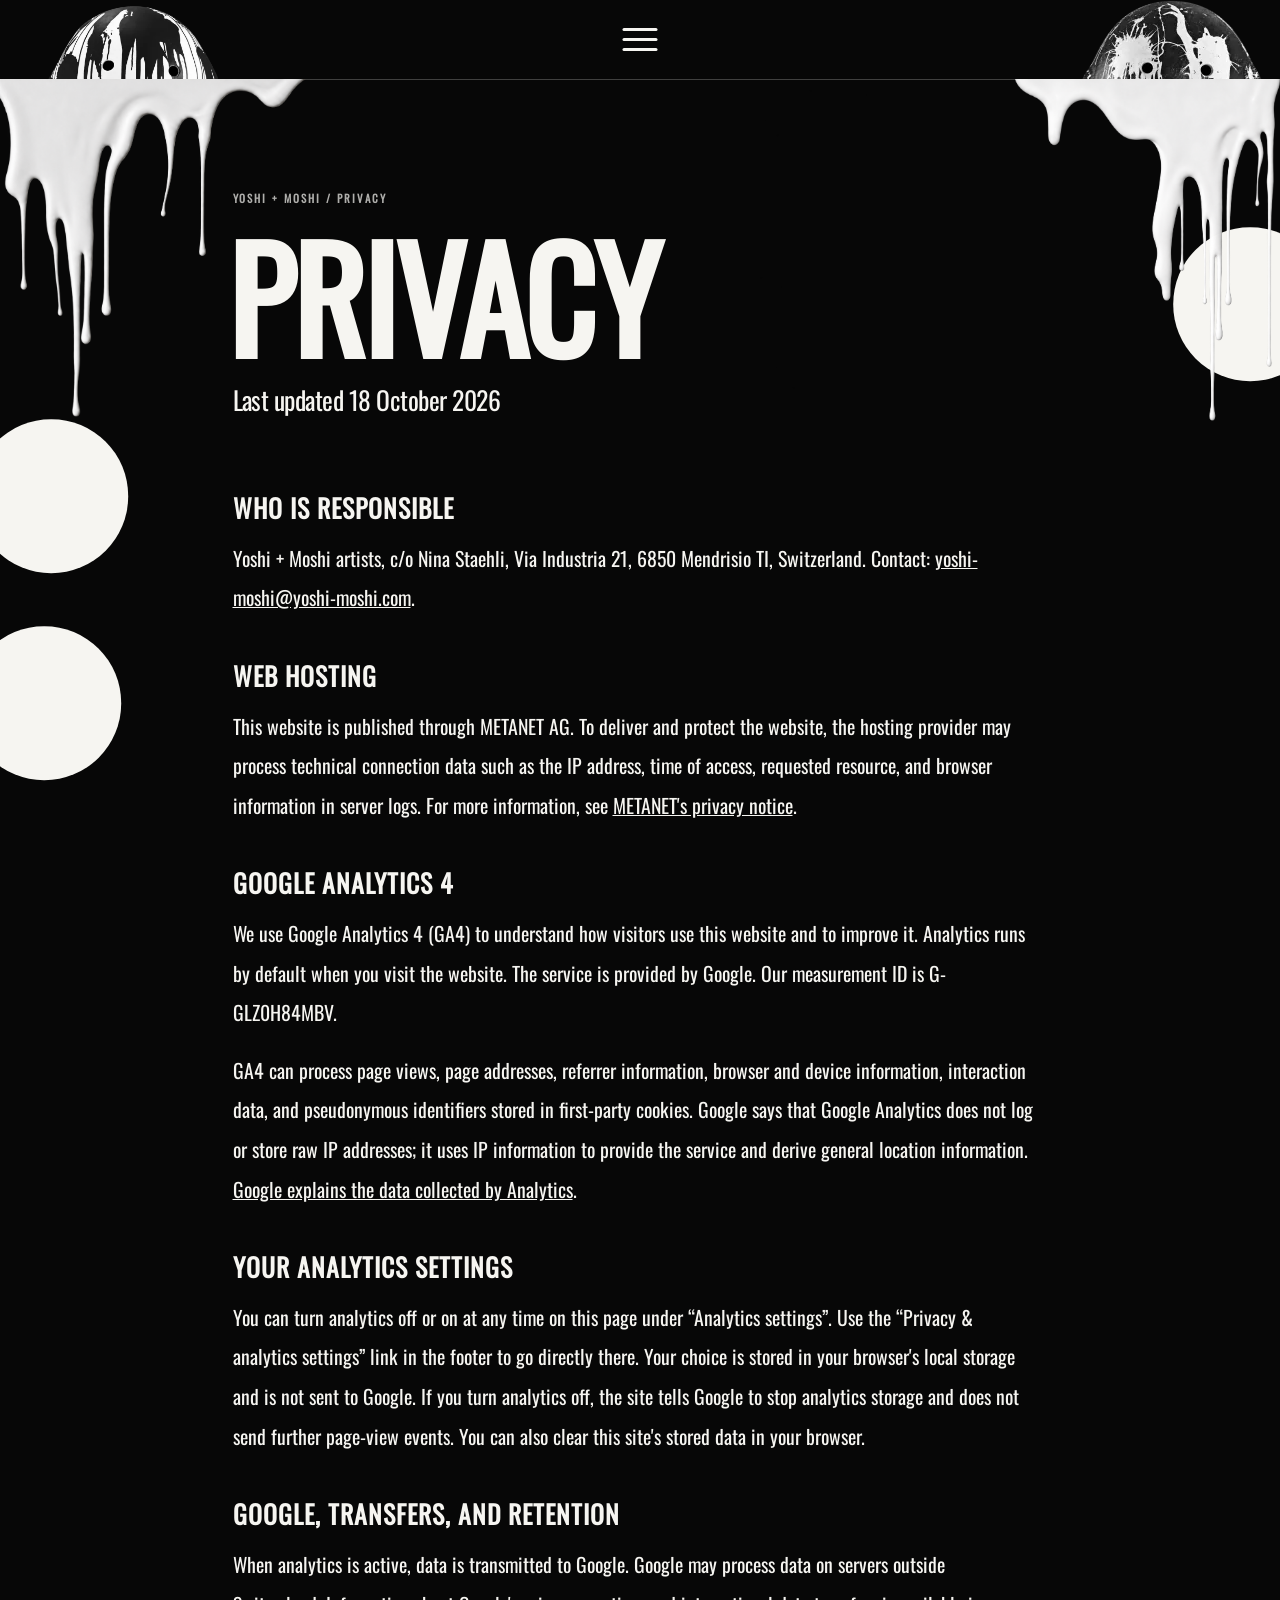
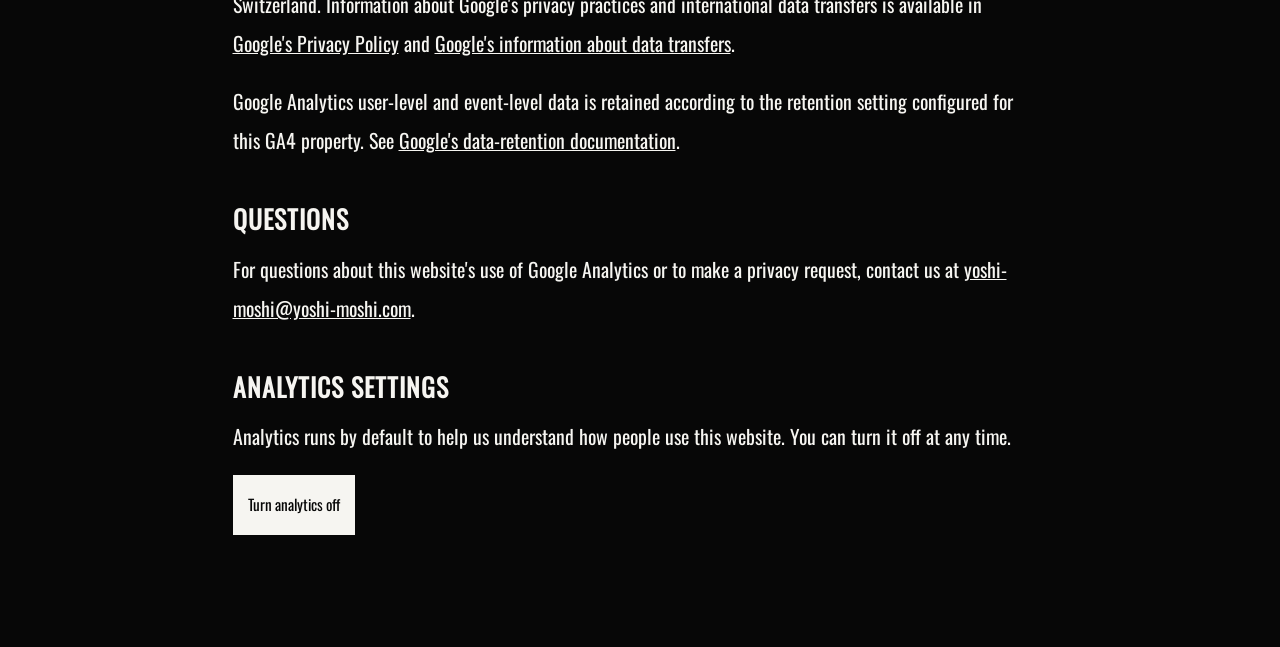
<file: privacy/index.html>
<!doctype html>
<html lang="en"><head><meta charset="utf-8"><meta name="viewport" content="width=device-width,initial-scale=1"><meta name="theme-color" content="#070707"><title>Privacy — Yoshi + Moshi</title><meta name="description" content="Privacy information for the Yoshi + Moshi website and Google Analytics."><link rel="canonical" href="https://yoshi-moshi.com/privacy/"><meta property="og:url" content="https://yoshi-moshi.com/privacy/"><meta property="og:title" content="Privacy — Yoshi + Moshi"><meta property="og:description" content="Privacy information for the Yoshi + Moshi website and Google Analytics."><meta property="og:type" content="website"><link rel="icon" href="../favicon.svg" type="image/svg+xml"><link rel="preload" href="../fonts/oswald-reference-regular.woff2" as="font" type="font/woff2" crossorigin><link rel="stylesheet" href="../font.css?v=27a333317b"><link rel="stylesheet" href="../art.css?v=891eb63b27"><link rel="stylesheet" href="../site.css?v=1112d9bbc1"><link rel="stylesheet" href="../consent.css?v=a30928d2d5"><script src="../site.js?v=57cb72ce67" defer></script><script src="../consent.js?v=f97eba19f4" defer></script><link rel="stylesheet" href="../fidelity.css?v=2f9670195d"></head>
<body class="page-privacy"><a class="skip-link" href="#main">Skip to content</a><header class="site-header"><a class="header-head head-left" href=".././" aria-label="Yoshi + Moshi home"><img src="../media/optimized-yoshi-1121.webp" srcset="../media/optimized-yoshi-240.webp 240w, ../media/optimized-yoshi-480.webp 480w, ../media/optimized-yoshi-720.webp 720w, ../media/optimized-yoshi-960.webp 960w, ../media/optimized-yoshi-1121.webp 1121w" sizes="(max-width: 767px) 180px, 260px" width="1121" height="1403" alt="" class="" fetchpriority="high" decoding="async"></a><a class="header-head head-right" href=".././" aria-label="Yoshi + Moshi home"><img src="../media/optimized-moshi-1158.webp" srcset="../media/optimized-moshi-240.webp 240w, ../media/optimized-moshi-480.webp 480w, ../media/optimized-moshi-720.webp 720w, ../media/optimized-moshi-960.webp 960w, ../media/optimized-moshi-1158.webp 1158w" sizes="(max-width: 767px) 180px, 240px" width="1158" height="1358" alt="" class="" fetchpriority="high" decoding="async"></a><nav aria-label="Main navigation" class="desktop-links"><a href=".././" >Yoshi + Moshi</a><a href="../news/" >News</a><a href="../performances/" >Performances</a><a href="../films/" >Films</a><a href="../pictures/" >Pictures</a><a href="../about/" >About</a><a href="../contact/" >Contact</a></nav><button class="menu-toggle" type="button" aria-label="Open navigation" aria-controls="menu-dialog" aria-expanded="false"><span></span><span></span><span></span></button></header><div class="header-spacer"></div><div class="ambient" aria-hidden="true"><span class="dot dot-one"></span><span class="dot dot-two"></span><span class="dot dot-three"></span></div><main id="main"><article class='archive privacy-page'><header class='page-intro'><p class='kicker'>YOSHI + MOSHI / PRIVACY</p><h1>Privacy</h1><p class='lede'>Last updated 18 October 2026</p></header><section class='privacy-section'><h2>Who is responsible</h2><p>Yoshi + Moshi artists, c/o Nina Staehli, Via Industria 21, 6850 Mendrisio TI, Switzerland. Contact: <a href="mailto:yoshi-moshi@yoshi-moshi.com">yoshi-moshi@yoshi-moshi.com</a>.</p></section><section class='privacy-section'><h2>Web hosting</h2><p>This website is published through METANET AG. To deliver and protect the website, the hosting provider may process technical connection data such as the IP address, time of access, requested resource, and browser information in server logs. For more information, see <a href="https://www.metanet.ch/de/ueber-metanet/datenschutzerklaerung">METANET's privacy notice</a>.</p></section><section class='privacy-section'><h2>Google Analytics 4</h2><p>We use Google Analytics 4 (GA4) to understand how visitors use this website and to improve it. Analytics runs by default when you visit the website. The service is provided by Google. Our measurement ID is G-GLZ0H84MBV.</p><p>GA4 can process page views, page addresses, referrer information, browser and device information, interaction data, and pseudonymous identifiers stored in first-party cookies. Google says that Google Analytics does not log or store raw IP addresses; it uses IP information to provide the service and derive general location information. <a href="https://support.google.com/analytics/answer/6004245?hl=en">Google explains the data collected by Analytics</a>.</p></section><section class='privacy-section'><h2>Your analytics settings</h2><p>You can turn analytics off or on at any time on this page under “Analytics settings”. Use the “Privacy & analytics settings” link in the footer to go directly there. Your choice is stored in your browser's local storage and is not sent to Google. If you turn analytics off, the site tells Google to stop analytics storage and does not send further page-view events. You can also clear this site's stored data in your browser.</p></section><section class='privacy-section'><h2>Google, transfers, and retention</h2><p>When analytics is active, data is transmitted to Google. Google may process data on servers outside Switzerland. Information about Google's privacy practices and international data transfers is available in <a href="https://policies.google.com/privacy">Google's Privacy Policy</a> and <a href="https://policies.google.com/privacy/frameworks">Google's information about data transfers</a>.</p><p>Google Analytics user-level and event-level data is retained according to the retention setting configured for this GA4 property. See <a href="https://support.google.com/analytics/answer/7667196?hl=en">Google's data-retention documentation</a>.</p></section><section class='privacy-section'><h2>Questions</h2><p>For questions about this website's use of Google Analytics or to make a privacy request, contact us at <a href="mailto:yoshi-moshi@yoshi-moshi.com">yoshi-moshi@yoshi-moshi.com</a>.</p></section><section class='privacy-section' id='analytics-settings'><h2>Analytics settings</h2><p>Analytics runs by default to help us understand how people use this website. You can turn it off at any time.</p><button class='analytics-toggle' id='analytics-toggle' type='button'>Turn analytics off</button><p id='analytics-settings-status' aria-live='polite'></p></section></article></main><dialog class="menu-dialog" id="menu-dialog" aria-label="Navigation"><div class="menu-header"><a class="header-head head-left" href=".././" aria-label="Yoshi + Moshi home"><img src="../media/optimized-yoshi-1121.webp" srcset="../media/optimized-yoshi-240.webp 240w, ../media/optimized-yoshi-480.webp 480w, ../media/optimized-yoshi-720.webp 720w, ../media/optimized-yoshi-960.webp 960w, ../media/optimized-yoshi-1121.webp 1121w" sizes="(max-width: 767px) 180px, 260px" width="1121" height="1403" alt="" class="" fetchpriority="high" decoding="async"></a><a class="header-head head-right" href=".././" aria-label="Yoshi + Moshi home"><img src="../media/optimized-moshi-1158.webp" srcset="../media/optimized-moshi-240.webp 240w, ../media/optimized-moshi-480.webp 480w, ../media/optimized-moshi-720.webp 720w, ../media/optimized-moshi-960.webp 960w, ../media/optimized-moshi-1158.webp 1158w" sizes="(max-width: 767px) 180px, 240px" width="1158" height="1358" alt="" class="" fetchpriority="high" decoding="async"></a><button class="close-menu" aria-label="Close navigation" type="button">×</button></div><nav aria-label="Mobile navigation" class="mobile-links"><a href=".././" >Yoshi + Moshi</a><a href="../news/" >News</a><a href="../performances/" >Performances</a><a href="../films/" >Films</a><a href="../pictures/" >Pictures</a><a href="../about/" >About</a><a href="../contact/" >Contact</a></nav></dialog><dialog class="media-dialog" aria-label="Media viewer"><div class="dialog-bar"><h2></h2><button class="close-media" type="button" aria-label="Close media">×</button></div><div class="dialog-content"></div><div class="gallery-controls"><button type="button" data-direction="-1" aria-label="Previous photograph">←</button><span aria-live="polite"></span><button type="button" data-direction="1" aria-label="Next photograph">→</button></div></dialog></body></html>
</file>
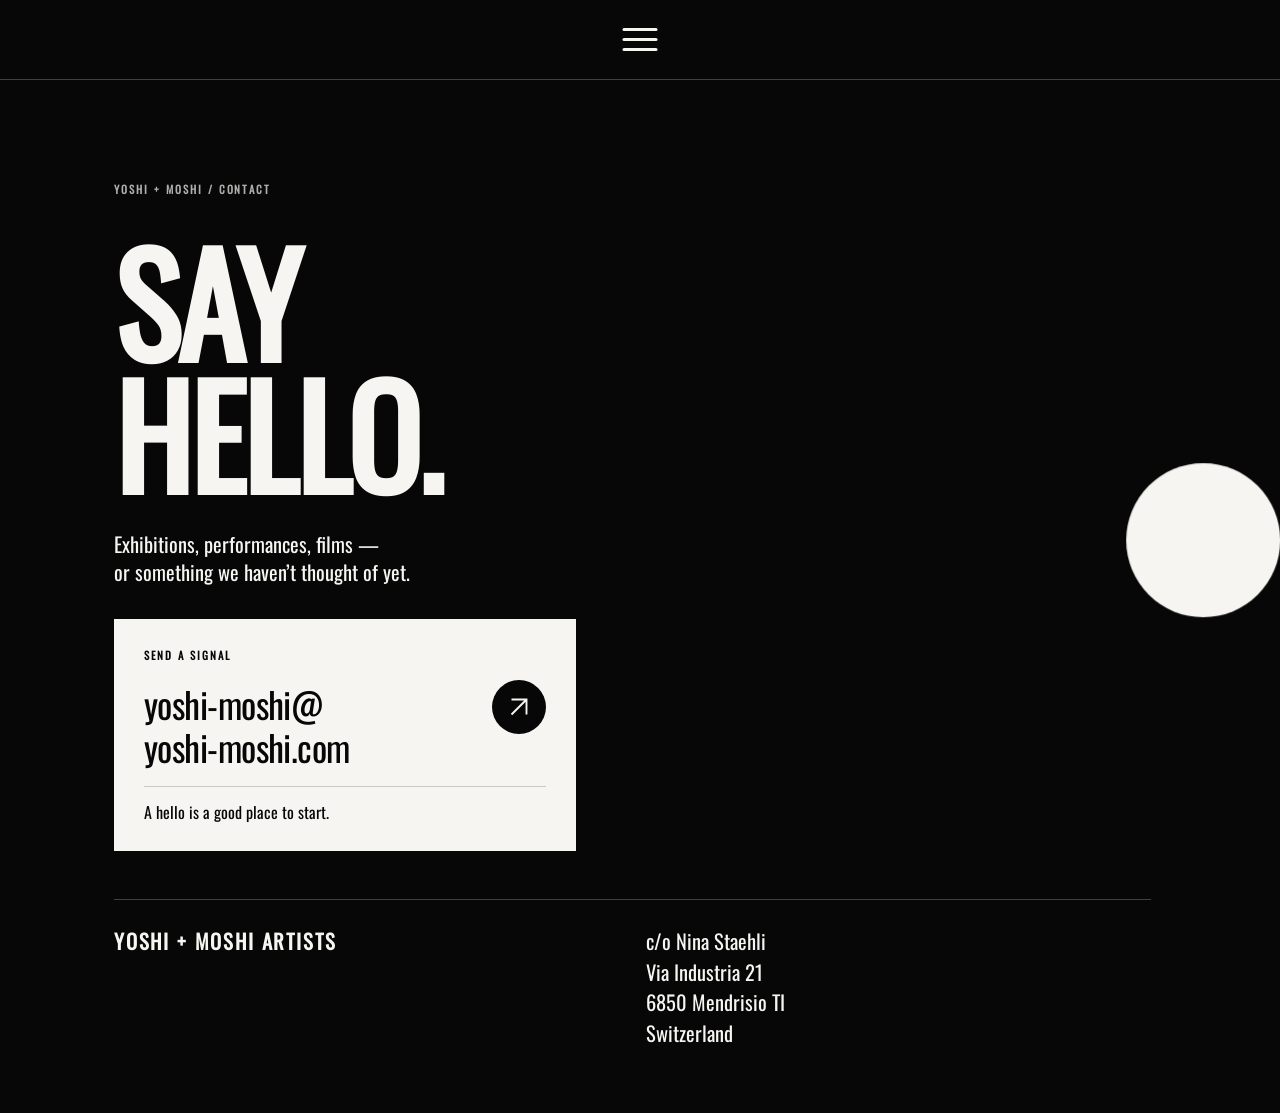
<file: yoshi-moshi-3/index.html>
<!doctype html><html lang="en"><meta charset="utf-8"><meta name="viewport" content="width=device-width,initial-scale=1"><meta http-equiv="refresh" content="0;url=../contact/"><title>Yoshi + Moshi</title><a href="../contact/">Continue to contact</a></html>
</file>
<file: font.css>
@font-face{font-family:Oswald;src:url("fonts/oswald-reference-regular.woff2") format("woff2");font-style:normal;font-weight:400;font-display:swap}
</file>
<file: art.css>
:root{--drip-left:url("media/reference-dripLeft.webp");--drip-right:url("media/reference-dripRight.webp")}
</file>
<file: site.css>
:root{--black:#070707;--white:#f6f5f1;--grey:#8e8e8a;--line:#f6f5f13d;--header:96px;color-scheme:dark}
*{box-sizing:border-box}html{scroll-behavior:smooth;scroll-padding-top:110px}body{margin:0;background:var(--black);color:var(--white);font-family:Oswald,'Arial Narrow',sans-serif;line-height:1.35}a{color:inherit}img,video{display:block;max-width:100%;height:auto}button{font:inherit;color:inherit;cursor:pointer}button,a{-webkit-tap-highlight-color:transparent}button:focus-visible,a:focus-visible{outline:2px solid var(--white);outline-offset:5px}.sr-only{position:absolute;width:1px;height:1px;overflow:hidden;clip-path:inset(50%)}.skip-link{position:fixed;top:-100px;left:20px;z-index:1000;background:var(--white);color:var(--black);padding:12px}.skip-link:focus{top:10px}
.site-header{position:fixed;top:0;left:0;right:0;height:var(--header);z-index:20;background:var(--black);border-bottom:1px solid var(--line);display:flex;align-items:center;justify-content:center}.header-spacer{height:var(--header)}.site-header::before,.site-header::after{content:'';position:absolute;top:100%;width:clamp(170px,28vw,510px);aspect-ratio:510/500;background-size:contain;background-repeat:no-repeat;pointer-events:none}.site-header::before{left:0;background-image:var(--drip-left)}.site-header::after{right:0;background-image:var(--drip-right)}.desktop-links{display:flex;gap:25px;align-items:center;position:relative;z-index:2}.desktop-links a{text-decoration:none;text-transform:uppercase;font-size:22px;font-weight:700;letter-spacing:.1em;transition:color .2s}.desktop-links a:hover,.desktop-links a[aria-current]{color:var(--grey)}
.header-head{position:absolute;bottom:0;width:220px;height:94px;overflow:hidden;pointer-events:auto}.head-left{left:0}.head-right{right:0}.header-head img{position:absolute;max-width:none;width:260px;top:0;left:4px}.head-right img{width:240px;left:auto;right:-10px;top:8px}.page-home .header-head,.page-about .header-head{display:none}.menu-toggle{display:none;background:none;border:0;position:absolute;left:50%;top:50%;transform:translate(-50%,-50%);width:61px;height:70px;padding:0;align-items:center;justify-content:center;flex-direction:column;gap:7px}.menu-toggle span{display:block;width:35px;height:3px;border-radius:2px;background:var(--white)}
.ambient{position:fixed;inset:0;pointer-events:none;overflow:hidden;z-index:0}.dot{position:absolute;width:clamp(9rem,12vw,13.5rem);aspect-ratio:1;border-radius:50%;background:var(--white);animation:drift 9s ease-in-out infinite alternate}.dot-one{left:-6vw;top:30%}.dot-two{right:-6vw;top:60%;animation-delay:-3s}.dot-three{left:-6vw;top:83%;animation-delay:-6s}@keyframes drift{from{translate:0 -20px}to{translate:0 20px}}.character{position:absolute;max-width:none;height:auto;bottom:0;width:min(900px,43vw);object-fit:contain}.yoshi{left:-12vw}.moshi{right:-12vw}.page-home .character{width:min(900px,51vw);bottom:auto;top:max(300px,27vh)}.page-home .yoshi{left:-20vw}.page-home .moshi{right:-20vw}.page-about .character{width:min(900px,calc(43vw - 32px),calc((100dvh - 80px)*.72));bottom:0}.page-about .dot-one,.page-about .dot-three{left:calc(31vw - 15rem)}.page-about .dot-two{right:calc(31vw - 15rem)}main{position:relative;z-index:1;min-height:calc(100dvh - var(--header))}.home-stage{display:grid;place-items:center;min-height:calc(100dvh - var(--header));padding:80px 0}.home-stage h1{margin:0}.wordmark{width:min(22vw,340px);height:auto}.page-home .dot-one{left:12%;top:26%}.page-home .dot-two{right:25%;top:55%}.page-home .dot-three{left:38%;top:72%}
.character,.header-head img{filter:grayscale(1)}
.archive{width:min(calc(92vw - 100px),1120px);margin:0 auto;padding:70px 0}.page-intro{margin:0 0 clamp(42px,6vw,82px)}.kicker{font-size:11px;font-weight:700;letter-spacing:.18em;opacity:.7;margin:0 0 22px;text-transform:uppercase}h1{font-size:clamp(4rem,11vw,12rem);font-weight:700;letter-spacing:-.02em;line-height:.85;margin:0 0 34px;text-transform:uppercase;transform:translateX(-.04em)}.lede{font-size:clamp(1.15rem,2vw,1.65rem);line-height:1.2;letter-spacing:-.02em;margin:0;max-width:420px}.intro-panel{background:var(--white);color:var(--black);padding:clamp(20px,3vw,34px);margin-bottom:clamp(62px,9vw,126px)}.intro-panel p{font-size:clamp(1.15rem,2vw,1.65rem);line-height:1.2;margin:0}.intro-panel a{color:var(--black)}h2{font-size:clamp(1.15rem,2vw,1.65rem);font-weight:700;line-height:1.2;text-transform:uppercase;letter-spacing:.04em}p{margin:0 0 18px}.news-entry{display:grid;grid-template-columns:minmax(0,1fr) minmax(0,1fr);gap:clamp(28px,6vw,100px);margin-bottom:clamp(62px,9vw,126px)}.news-media{display:grid;align-content:start;gap:20px}.news-media img,.news-media video{width:100%}.news-copy{font-size:clamp(1.05rem,1.7vw,1.45rem)}.news-copy a{text-underline-offset:3px}.news-copy a:hover{color:var(--grey)}.news-copy h2{margin-top:0}.news-entry:last-child{margin-bottom:0}
.pictures-grid,.film-grid,.performance-grid{display:grid;grid-template-columns:repeat(2,minmax(0,1fr));gap:clamp(28px,4vw,56px)}.picture-card,.film-card{background:var(--black);padding:5px;border:1px solid transparent;text-decoration:none;position:relative;transition:border-color .2s}.picture-card:hover,.picture-card:focus-visible,.film-card:hover,.film-card:focus-visible{border-color:var(--white)}.picture-card{display:block}.picture-card img{width:100%;aspect-ratio:1;object-fit:cover}.film-card{width:100%;display:flex;flex-direction:column;align-items:stretch}.film-title{font-size:clamp(1.1rem,1.9vw,1.6rem);font-weight:700;line-height:1.15;text-transform:uppercase;text-align:center;display:grid;place-items:center;min-height:4em;padding:14px 10px 18px}.film-frame{position:relative;display:block}.film-frame video{width:100%;aspect-ratio:1;object-fit:cover}.play-mark{position:absolute;width:clamp(80px,12vw,160px);aspect-ratio:1;border:8px solid var(--white);border-radius:50%;left:50%;top:50%;transform:translate(-50%,-50%);display:block}.play-mark i{position:absolute;background:var(--white);width:15%;aspect-ratio:1;border-radius:50%}.play-mark i:nth-child(1){left:30%;top:22%}.play-mark i:nth-child(2){left:62%;top:43%}.play-mark i:nth-child(3){left:30%;top:64%}.performance-card{display:flex;flex-direction:column;margin-bottom:25px}.performance-card h2{text-align:center;margin:0 0 20px;order:2;padding-top:20px}.performance-media{display:grid;gap:12px;order:1}.performance-media img,.performance-media video{width:100%;aspect-ratio:1;object-fit:cover}.performance-media.multiple{grid-template-columns:repeat(2,minmax(0,1fr))}.preview-loop{width:100%;object-fit:cover}
.about-content{width:min(38vw,680px);margin:auto;padding:48px 0 100px}.about-content .page-intro{margin-bottom:48px}.about-content h1{line-height:.95}.about-content .intro-panel{margin-bottom:48px}.timeline-section{margin-bottom:48px;font-size:clamp(1.1rem,1.5vw,1.4rem)}.timeline-section h2{margin:0 0 24px}.timeline-section dl{margin:0}.timeline-section dl>div{display:grid;grid-template-columns:3.2em minmax(0,1fr);gap:18px;margin-bottom:24px}.timeline-section dt{font-weight:700}.timeline-section dd,.timeline-section ul{margin:0;padding:0}.timeline-section li{list-style:none;margin-bottom:10px}.contact-layout{width:min(84vw,1300px);margin:auto;padding:clamp(120px,13vw,225px) 0 70px;display:grid;grid-template-columns:1fr 1.4fr;gap:70px;align-items:start;font-size:clamp(1.2rem,2vw,1.65rem)}.contact-copy p{margin-bottom:30px}.email-button{display:inline-block;text-align:center;text-decoration:none;background:var(--white);color:var(--black);border-radius:999px;padding:18px 40px;min-width:200px}.email-button:hover{background:var(--grey)}
.news-entry:not(:has(img,video)){grid-template-columns:1fr}.news-entry:not(:has(img,video)) .news-media{display:none}
dialog{color:var(--white);background:var(--black);border:0}dialog::backdrop{background:#000e}.menu-dialog{position:fixed;inset:0;margin:0;width:100%;max-width:100%;height:100%;max-height:100%;padding:0}.menu-dialog[open]{display:flex;flex-direction:column;animation:menu-drop .45s cubic-bezier(.25,.8,.25,1)}@keyframes menu-drop{from{transform:translateY(-100%)}to{transform:translateY(0)}}.menu-header{height:80px;position:relative;flex:none}.menu-header .header-head{height:72px;display:block}.close-menu{position:absolute;left:50%;top:0;transform:translateX(-50%);height:80px;width:61px;background:none;border:none;font:400 48px/1 sans-serif}.mobile-links{margin:auto 0;padding:32px 0;display:flex;flex-direction:column}.mobile-links a{text-transform:uppercase;letter-spacing:.1em;font-size:22px;font-weight:700;padding:15px max(24px,calc((100vw - 550px)/2));border-bottom:1px solid var(--line);text-decoration:none;transition:color .2s}.mobile-links a:hover,.mobile-links a:focus-visible{color:var(--grey)}body:has(dialog[open]){overflow:hidden}.media-dialog{width:min(1000px,92vw);max-width:92vw;max-height:92dvh;margin:auto;padding:clamp(12px,2vw,24px);border:1px solid #f6f5f180}.dialog-bar{display:flex;align-items:center;gap:16px;justify-content:space-between;margin-bottom:14px}.dialog-bar h2{font-size:clamp(1rem,2vw,1.5rem);margin:0}.close-media{background:none;border:2px solid var(--white);width:44px;height:46px;flex:none;font:32px/1 sans-serif}.dialog-content img,.dialog-content video{width:100%;max-height:calc(85dvh - 120px);object-fit:contain}.gallery-controls{display:flex;justify-content:space-between;align-items:center;padding-top:14px}.gallery-controls button{background:none;border:1px solid var(--line);padding:6px 20px}.media-dialog.is-film .gallery-controls{display:none}
@media(max-width:1380px){:root{--header:80px}.desktop-links{display:none}.menu-toggle{display:flex}.header-head{width:50%;height:72px}.header-head img{width:clamp(340px,44vw,600px);top:-65px;left:-10vw}.head-right img{left:auto;right:-10vw;top:-65px}.page-home .header-head,.page-about .header-head{display:none}}
@media(max-width:767px){html{scroll-padding-top:90px}.header-head img,.menu-header .header-head img{width:180px;top:0;left:-90px}.head-right img,.menu-header .head-right img{left:auto;right:-90px}.page-home .header-head,.page-about .header-head{display:block}.site-header::before,.site-header::after{width:43vw}.archive{width:calc(92vw - 100px);padding-top:70px}.page-intro{margin-bottom:48px}.page-intro h1{font-size:clamp(3.8rem,18vw,7rem);margin-bottom:30px}.page-pictures h1{font-size:clamp(2.7rem,14vw,7rem)}.page-performances h1{font-size:clamp(1.7rem,9.5vw,4rem)}.intro-panel{padding:20px;margin-bottom:62px}.news-entry{display:flex;flex-direction:column;gap:16px;border-top:1px solid #f6f5f173;padding-top:20px;margin-bottom:62px}.page-news .archive{width:88%}.pictures-grid,.film-grid,.performance-grid{grid-template-columns:1fr}.film-title{font-size:1.2rem}.about-content{width:calc(100% - 48px);padding-top:32px}.about-content h1{font-size:clamp(2.5rem,12vw,5rem);text-align:center;max-width:70%;margin-left:auto;margin-right:auto;transform:none}.about-content .lede{text-align:center}.page-about .character{display:none}.timeline-section dl>div{grid-template-columns:2.6em minmax(0,1fr);gap:12px}.dot{width:120px}.page-about .dot-one,.page-about .dot-three{left:-110px}.page-about .dot-two{right:-110px}.wordmark{width:min(36vw,145px)}.page-home .character{width:80vw;top:48vh}.page-home .yoshi{left:-38vw}.page-home .moshi{right:-38vw}.home-stage{padding-top:50px;align-items:start}.contact-layout{width:86%;grid-template-columns:1fr;padding-top:185px}.contact-art{display:none}.play-mark{border-width:6px}.page-performances .performance-media.multiple{grid-template-columns:1fr}}
@media(prefers-reduced-motion:reduce){html{scroll-behavior:auto}*,*::before,*::after{animation:none!important;transition:none!important}}
</file>
<file: consent.css>
.analytics-toggle{border:1px solid var(--white);padding:9px 14px;background:var(--white);color:var(--black);font-size:.95rem;font-family:inherit;cursor:pointer}.analytics-toggle:focus-visible{outline:3px solid #999;outline-offset:3px}.analytics-settings-status{min-height:1.35em}
.site-footer{position:relative;z-index:1;display:flex;justify-content:center;padding:32px 20px;color:var(--grey);font-size:.9rem}.site-footer a{color:inherit;text-underline-offset:3px}.site-footer a:hover{color:var(--white)}.privacy-page{max-width:800px}.privacy-section{margin:0 0 42px;font-size:clamp(1.05rem,1.55vw,1.35rem)}.privacy-section h2{margin:0 0 16px}.privacy-section a{overflow-wrap:anywhere}
</file>
<file: fidelity.css>
/* Design values taken from the rendered WordPress reference, not a redesign.
   Oswald Regular deliberately uses browser-synthesized 700/800, like Enfold. */
:root{--header:80px;--header-drip-width:clamp(170px,calc(38.5vw + 34px),1020px)}
html{scrollbar-gutter:stable}
body{font-family:Oswald,Helvetica,Arial,sans-serif;font-size:24px;line-height:1.65em;font-weight:400}
main{min-height:100vh}
@media(pointer:coarse){.page-home main{min-height:calc(100vh - var(--header) / 2)}}
.desktop-links{gap:0;position:absolute;top:50%;bottom:auto;height:50px;transform:translateY(calc(-50% + 8px))}
.desktop-links a{padding:0 13px;font-size:22px;font-weight:700;letter-spacing:.15em;line-height:50px}
.desktop-links a:hover,.desktop-links a[aria-current]{color:var(--white);opacity:.55}
h1{font-weight:800;letter-spacing:-.02em;line-height:.78}
.kicker{line-height:39.6px}
.archive{padding-top:35px}
.page-intro{padding-top:clamp(35px,5vw,80px)}
.intro-panel{border:2px solid var(--white);margin-bottom:calc(clamp(34px,5vw,70px) + clamp(28px,4vw,56px))}
.intro-panel p{font-family:Oswald,Helvetica,Arial,sans-serif;font-size:clamp(1.15rem,2vw,1.65rem);font-weight:400;line-height:1.2;letter-spacing:-.02em}
.page-pictures .lede{max-width:none}
.site-header::before,.site-header::after{width:var(--header-drip-width);aspect-ratio:3/2;background-position:top center;transform-origin:top center}
.home-stage{display:flex;justify-content:center;align-items:center;width:min(94vw,1500px);margin:0 auto;min-height:calc(100vh - 100px);padding:0}
.home-stage h1{line-height:0;transform:none;font-size:clamp(3.5rem,5.2vw,6.5rem);letter-spacing:-.04em}
.wordmark-menu{display:block;background:transparent;border:0;padding:0;line-height:0;cursor:pointer}
.wordmark{max-width:none;width:min(22vw,340px);filter:drop-shadow(1px 0 0 var(--black)) drop-shadow(-1px 0 0 var(--black)) drop-shadow(0 1px 0 var(--black)) drop-shadow(0 -1px 0 var(--black))}
.wordmark-menu:focus-visible{outline:2px solid currentColor;outline-offset:6px}
.page-home .character{height:min(96vh,1200px);width:auto;top:max(300px,27vh);bottom:auto}
.page-home .yoshi{left:-20vw}.page-home .moshi{right:-20vw}
.page-about .yoshi{left:-12vw;width:min(900px,calc((100vw - min(38vw,680px))/2 + 12vw - 32px),calc((100dvh - 80px)*.702))}
.page-about .moshi{right:-12vw;width:min(900px,calc((100vw - min(38vw,680px))/2 + 12vw - 32px),calc((100dvh - 80px)*.734))}
.dot{height:clamp(9rem,12vw,13.5rem);width:clamp(9rem,12vw,13.5rem);translate:none;transform:translate(-50%,-50%);animation-name:ym-hole-wobble;animation-timing-function:ease-in-out;animation-iteration-count:infinite;animation-direction:normal}
@keyframes ym-hole-wobble{
  0%,100%{transform:translate(-50%,-50%)}
  20%{transform:translate(calc(-50% + var(--ym-drift-x,0px)),calc(-50% - var(--ym-drift-y,0px)))}
  40%{transform:translate(calc(-50% - var(--ym-drift-x,0px)),calc(-50% + var(--ym-drift-y,0px)))}
  60%{transform:translate(calc(-50% + var(--ym-drift-x,0px)),calc(-50% + var(--ym-drift-y,0px)))}
  80%{transform:translate(calc(-50% - var(--ym-drift-x,0px)),calc(-50% - var(--ym-drift-y,0px)))}
}
.page-about .dot-one,.page-about .dot-three{left:calc(50% - (min(19vw,340px) + clamp(4.5rem,6vw,6.75rem) + 80px)))!important;right:auto}
.page-about .dot-two{left:calc(50% + (min(19vw,340px) + clamp(4.5rem,6vw,6.75rem) + 80px)))!important;right:auto}
.news-entry{display:block}
.news-entry-inner{display:grid;grid-template-columns:minmax(0,1fr) minmax(0,1fr);gap:clamp(28px,6vw,100px)}
.news-entry.news-image-right .news-media{order:2}
.news-entry.news-image-right .news-copy{order:1}
.news-copy{font-size:clamp(1.15rem,2vw,1.65rem);line-height:1.35}
.news-copy p{margin-bottom:18px}
.performance-card{padding:0;margin:0;gap:16px}
.performance-card h2{order:2;margin:0;padding:0;font-size:clamp(1.15rem,2vw,1.65rem);line-height:1.2;letter-spacing:.06em}
.performance-media{order:1}
.film-still{text-decoration:none;text-align:center}
.film-frame img{width:100%;aspect-ratio:1;object-fit:cover;transition:transform .45s ease}
.film-still:hover .film-frame img,.film-still:focus-visible .film-frame img{transform:scale(1.025)}
.film-card{background:transparent;padding:0;border:0;gap:16px;outline:1px solid transparent;outline-offset:4px;transition:outline-color .2s}
.film-card:hover,.film-card:focus-visible{outline-color:var(--white)}
.film-card{overflow:hidden}.film-frame{overflow:hidden}
.film-frame video{transition:transform .45s ease,opacity .3s ease}.film-card:hover .film-frame video,.film-card:focus-visible .film-frame video{transform:scale(1.025)}
.play-mark{width:156px;height:156px;border:10px solid var(--white);top:50%;background:none;transition:transform .2s ease}
.play-mark::before{content:"";position:absolute;left:55%;top:50%;width:34%;height:40%;background:var(--white);clip-path:polygon(0 0,100% 50%,0 100%);transform:translate(-50%,-50%)}
.film-card:hover .play-mark{transform:translate(-50%,-50%) scale(1.08)}
.film-title{padding:18px 0 0;min-height:0;display:flex;align-items:center;justify-content:center;font-size:clamp(1.15rem,2vw,1.65rem);font-weight:700;line-height:1.2;letter-spacing:.06em}
.picture-card{background:transparent;padding:0;border:0;outline:1px solid transparent;outline-offset:4px;transition:outline-color .2s}
.picture-card:hover,.picture-card:focus-visible{outline-color:var(--white)}
.picture-card{overflow:hidden}.picture-card img{transition:transform .55s ease}.picture-card:hover img,.picture-card:focus-visible img{transform:scale(1.045)}
.about-content{position:relative;z-index:2;display:grid;grid-template-columns:minmax(0,1fr);row-gap:clamp(28px,3.5vw,54px)}
.about-content .page-intro{margin:0;padding:0}
.about-content .intro-panel{margin:clamp(28px,4vw,48px) 0 0;border:0}
.timeline-section{margin:0;padding-top:clamp(18px,2.5vw,30px);border-top:0;letter-spacing:.005em;line-height:1.45}
.timeline-section h2{font-size:clamp(1.15rem,2vw,1.65rem);line-height:1.2;letter-spacing:.06em}
.timeline-section ul{display:grid;gap:10px}
.timeline-section li{margin:0;padding:0}
.contact-layout{font-size:24px;line-height:42px;grid-template-columns:36.4% minmax(0,1fr);gap:6%;width:calc(84% - 100px);padding-top:calc(clamp(120px,13vw,225px) + 35px)}
.contact-copy p{margin:20.4px 0}.contact-copy p:first-child{margin-top:20.4px}
.email-button{font-size:24px;line-height:1.2;padding:25px 50px 23px;border:1px solid var(--white);margin:3px 0}
.menu-header{position:relative;inset:auto;z-index:2;flex:none;height:var(--header)}
.close-menu{height:var(--header)}
.menu-header .header-head{bottom:1px}
.header-head:focus:not(:focus-visible){outline:none}
@media(hover:none) and (pointer:coarse){
  :focus,:focus-visible{outline:none!important}
  .media-dialog .close-media,.media-dialog.is-film .sound-toggle{border-color:transparent!important}
  :is(.page-pictures,.page-films,.page-performances) .media-dialog{border:0;background:transparent;padding:0}
  :is(.page-pictures,.page-films,.page-performances) .close-media{display:none}
  .page-pictures .media-dialog .dialog-bar{display:none}
  .picture-card:hover,.picture-card:focus-visible,.film-card:hover,.film-card:focus-visible{outline-color:transparent!important;border-color:transparent}
}
.menu-header::before,.menu-header::after{content:"";position:absolute;top:calc(100% - 1px);width:var(--header-drip-width);aspect-ratio:3/2;background-size:contain;background-repeat:no-repeat;background-position:top center;pointer-events:none}
.menu-header::before{left:0;background-image:var(--drip-left)}.menu-header::after{right:0;background-image:var(--drip-right)}
.mobile-links{width:max-content;max-width:calc(100vw - 32px);align-self:center;margin:16px auto 0;padding:0}
.mobile-links a{padding:15px 0;line-height:1.3em;text-align:center}
.mobile-links a:first-child{border-top:1px solid var(--line)}
.menu-dialog{width:100vw;background:rgba(5,8,12,.94)}
.menu-dialog[open]{animation:none}
.menu-dialog[open] .mobile-links{animation:menu-drop .45s cubic-bezier(.25,.8,.25,1)}
.menu-dialog::backdrop{background:rgba(0,0,0,.08)}
@keyframes menu-drop{from{clip-path:inset(0 0 100% 0)}to{clip-path:inset(0 0 0 0)}}
.dialog-bar h2{letter-spacing:.06em}
.media-dialog:not(.is-film) .dialog-bar{justify-content:flex-end}
.media-dialog:not(.is-film) .dialog-bar h2,.media-dialog:not(.is-film) .gallery-controls{display:none}
.media-dialog:not(.is-film) .dialog-content img{max-height:calc(92vh - 110px)}
.media-dialog.is-still .dialog-bar h2{display:block;flex:1;min-width:0}
.media-dialog.is-still .dialog-content img{touch-action:pan-y}
.page-films .media-dialog.is-still .close-media{display:grid;place-items:center}
:is(.page-pictures,.page-films,.page-performances) .media-dialog{border:0}
.page-pictures .media-dialog .dialog-bar{display:none}
:is(.page-pictures,.page-films,.page-performances) .media-dialog{width:min(1000px,calc(100vw - 180px));max-width:calc(100vw - 180px);overflow:visible}
:is(.page-pictures,.page-films,.page-performances) .media-dialog .gallery-controls{display:flex;position:absolute;left:-82px;right:-82px;top:50%;transform:translateY(-50%);padding:0;pointer-events:none}
:is(.page-pictures,.page-films,.page-performances) .gallery-controls span{position:absolute;width:1px;height:1px;overflow:hidden;clip-path:inset(50%)}
:is(.page-pictures,.page-films,.page-performances) .gallery-controls button{pointer-events:auto;display:grid;place-items:center;width:64px;height:96px;padding:8px;background:transparent;border:0;color:var(--white);font-size:0;cursor:pointer;transition:opacity .2s}
:is(.page-pictures,.page-films,.page-performances) .gallery-controls button::before{content:'';display:block;width:40px;height:40px;background:transparent;border-left:4px solid currentColor;border-bottom:4px solid currentColor;transform:rotate(45deg)}
:is(.page-pictures,.page-films,.page-performances) .gallery-controls button[data-direction="1"]::before{transform:rotate(225deg)}
:is(.page-pictures,.page-films,.page-performances) .gallery-controls button:hover,:is(.page-pictures,.page-films,.page-performances) .gallery-controls button.is-image-hover{opacity:.65}
:is(.page-pictures,.page-films,.page-performances) .gallery-controls button:disabled{visibility:hidden;pointer-events:none}
:is(.page-pictures,.page-films,.page-performances) .gallery-controls button:focus-visible{outline:2px solid var(--white);outline-offset:3px}
:is(.page-pictures,.page-films,.page-performances) .dialog-content img{cursor:pointer}
@media(max-width:767px){:is(.page-pictures,.page-films,.page-performances) .media-dialog{width:calc(100vw - 88px);max-width:calc(100vw - 88px)}:is(.page-pictures,.page-films,.page-performances) .media-dialog .gallery-controls{left:-42px;right:-42px}:is(.page-pictures,.page-films,.page-performances) .gallery-controls button{width:38px;height:64px;padding:6px}:is(.page-pictures,.page-films,.page-performances) .gallery-controls button::before{width:22px;height:22px;border-width:3px}}
.media-dialog.is-film .dialog-content video{max-height:calc(92vh - 100px)}
.sound-toggle{display:none}
.media-dialog.is-film .dialog-bar h2{flex:1;min-width:0}
.media-dialog.is-film .sound-toggle{display:grid;place-items:center;flex:none;background:transparent;color:var(--white);border:2px solid var(--white);width:44px;height:46px;padding:8px;cursor:pointer}
.sound-toggle svg{width:24px;height:24px}
.media-dialog.is-film .sound-toggle:hover,.media-dialog.is-film .sound-toggle[aria-pressed="true"]{background:var(--white);color:var(--black)}
.sound-toggle:focus-visible{outline:2px solid var(--white);outline-offset:3px}
@media(max-width:767px){.media-dialog.is-film .dialog-bar{flex-wrap:wrap;gap:10px}.media-dialog.is-film .dialog-bar h2{flex-basis:100%}.media-dialog.is-film .sound-toggle{margin-left:auto}}
body:has(.media-dialog[open]){overflow:visible}
@media(min-width:768px) and (max-width:1100px){.page-home .character{height:75vh;top:30vh}.page-home .yoshi{left:-24vw}.page-home .moshi{right:-24vw}}
@media(min-width:1600px){.page-home .yoshi{left:clamp(-360px,-10vw,-200px)}.page-home .moshi{right:clamp(-360px,-10vw,-200px)}}
@media(min-width:768px){
  .site-header .header-head,.menu-header .header-head{width:220px;height:calc(var(--header) - 1px)}
  .menu-header .header-head{bottom:1px}
  .site-header .head-left,.menu-header .head-left{width:270px}
  .site-header .head-left img,.menu-header .head-left img{width:252.7px;height:284.654px;left:4px;top:-6px;object-fit:fill}
  .site-header .head-right img,.menu-header .head-right img{width:240px;left:auto;right:-10px;top:-2px}
}
@media(min-width:768px) and (max-width:1380px){.home-stage{align-items:flex-start;padding-top:3rem}.wordmark{width:min(clamp(90px,16vw,200px),12vh)}.page-home .character{height:min(66vh,850px);top:max(360px,38vh)}}
@media(min-width:768px){.page-about .menu-header .header-head,.page-home .menu-header .header-head{display:none}}
@media(min-width:768px){
  .page-home .character{width:min(36vw,calc((100dvh - var(--header) - 140px)*.78),700px);height:auto;top:auto;bottom:24px}
  .page-home .yoshi{left:24px;z-index:2}
  .page-home .moshi{right:24px;z-index:1}
}
@media(max-width:767px){
  :root{--header-drip-width:43vw}
  .site-header .header-head,.menu-header .header-head{height:calc(var(--header) - 1px)}
  .site-header .head-left img,.menu-header .head-left img{left:-38px;top:12px}
  .site-header .head-right img,.menu-header .head-right img{right:-38px;top:12px}
  .archive{padding-top:70px}.page-intro{padding-top:0;margin-bottom:48px}.page-intro h1{line-height:.78}
  .page-news .archive{width:calc(92vw - 100px);padding-top:70px}.page-news .page-intro{padding-top:0}
  .intro-panel{padding:20px}
  .dot{height:7.5rem;width:7.5rem}
  .page-about .dot-one,.page-about .dot-three{left:4%!important}
  .page-about .dot-two{left:96%!important}
  .home-stage{align-items:flex-start;min-height:calc(100vh - 70px);padding:3rem 7vw 0;width:auto}
  .page-home .site-header .header-head,.page-home .menu-header .header-head{display:none}
  .wordmark{width:min(36vw,145px)}.page-home .character{height:min(55vh,500px);width:auto;top:48vh}.page-home .yoshi{left:-36vw;z-index:2}.page-home .moshi{right:-36vw;z-index:1}
  .news-entry-inner{display:flex;flex-direction:column;width:100%;margin:auto;gap:16px}.news-entry .news-media{order:0!important}.news-entry .news-copy{order:1!important}
  .performance-card{padding:0 0 28px;margin-bottom:20px;gap:24px}.performance-card h2{order:2}.performance-media{order:1}
  .film-card{padding:0 0 28px;margin-bottom:20px;gap:24px}.film-title{padding:0;font-size:1.15rem}
  .play-mark{width:126px;height:126px;top:50%}
  .about-content{margin-left:7.5%;margin-right:0;width:calc(100vw - 48px);padding-top:32px}
  .about-content .intro-panel{margin-top:28px}.about-content h1{line-height:.95;margin-bottom:34px}
  .contact-layout{width:85%;grid-template-columns:1fr;gap:0;padding-top:205px}
}
@media(prefers-reduced-motion:reduce){
  .site-header::before,.site-header::after{animation:none!important}
  .dot{animation-name:ym-hole-wobble!important;animation-duration:var(--ym-duration,7s)!important;animation-delay:var(--ym-delay,0s)!important;animation-timing-function:var(--ym-easing,ease-in-out)!important;animation-iteration-count:infinite!important;animation-direction:normal!important}
}
</file>
<file: entry.css>
/* A small entrance ritual, not another page of navigation. */
.entry-gate{position:fixed;inset:0;width:100%;max-width:none;height:100%;max-height:none;margin:0;padding:0;border:0;background:#070707;color:#f6f5f1;overflow:hidden;cursor:pointer}
.entry-gate[open]{display:grid;place-items:center}
.entry-gate::backdrop{background:#070707}
html[data-entry-pending] .page-home>.site-header,html[data-entry-pending] .page-home>.ambient,html[data-entry-pending] .page-home>main{visibility:hidden}
html[data-entry-pending] .entry-gate{display:grid;place-items:center}
body:has(.entry-gate[open]){overflow:hidden}
.entry-brand{position:absolute;top:calc(clamp(28px,5vh,56px) + 50px);left:0;width:100%;margin:0;text-align:center;font-size:12px;line-height:1.4;font-weight:700;letter-spacing:.2em}
.entry-logo{width:64px;height:auto;margin:0 auto}
.entry-message{position:relative;z-index:1;text-align:center;padding:24px;max-width:100%}
.entry-message h2{font-size:clamp(58px,11vw,166px);line-height:.95;letter-spacing:-.025em;margin:0 0 48px;transform:none;font-weight:800}
.entry-message h2 span{display:block;white-space:nowrap}
.entry-enter{display:inline-flex;align-items:center;gap:24px;background:none;border:0;border-bottom:1px solid #f6f5f166;padding:12px 0;color:inherit;font:700 13px/1.4 Oswald,sans-serif;letter-spacing:.16em;transition:gap .25s,border-color .25s}
.entry-enter span{font:24px/1 sans-serif}
.entry-enter:hover{gap:36px;border-color:currentColor}
.entry-enter:focus-visible{outline:none;border-bottom:2px solid currentColor}
.entry-dots{position:absolute;inset:0;pointer-events:none}
.entry-dot{position:absolute;width:clamp(64px,10vw,150px);aspect-ratio:1;border-radius:50%;background:#f6f5f1;animation:entry-drift var(--ym-duration,9s) var(--ym-easing,ease-in-out) var(--ym-delay,0s) infinite}
.entry-dot:nth-child(1){left:14%;top:18%;animation-duration:7.3s;animation-delay:-2s}
.entry-dot:nth-child(2){right:12%;top:22%;animation-duration:10.6s;animation-delay:-6s}
.entry-dot:nth-child(3){right:25%;bottom:12%;animation-duration:8.8s;animation-delay:-4s}
@keyframes entry-drift{
  0%,100%{transform:translate(0,0)}
  20%{transform:translate(var(--ym-drift-x,64px),calc(0px - var(--ym-drift-y,64px)))}
  40%{transform:translate(calc(0px - var(--ym-drift-x,64px)),var(--ym-drift-y,64px))}
  60%{transform:translate(var(--ym-drift-x,64px),var(--ym-drift-y,64px))}
  80%{transform:translate(calc(0px - var(--ym-drift-x,64px)),calc(0px - var(--ym-drift-y,64px)))}
}
@media(max-width:767px){.entry-message h2{font-size:clamp(44px,13vw,98px);margin-bottom:36px}.entry-dot:nth-child(1){left:10%;top:19%}.entry-dot:nth-child(2){right:10%;top:28%}.entry-dot:nth-child(3){right:19%;bottom:16%}}
@media(prefers-reduced-motion:reduce){.entry-dot{animation:entry-drift var(--ym-duration,9s) var(--ym-easing,ease-in-out) var(--ym-delay,0s) infinite!important}}
</file>
<file: contact.css>
/* A contact invitation in the same monochrome, Oswald-led visual language. */
.page-contact main{min-height:calc(100dvh - var(--header))}
.contact-stage{--contact-column-gap:clamp(32px,5vw,80px);width:min(1120px,82%);margin:0 auto;padding:clamp(72px,7vw,116px) 0 64px;display:grid;grid-template-columns:minmax(0,.95fr) minmax(0,1.05fr);column-gap:var(--contact-column-gap);row-gap:32px;align-items:start}
.contact-intro .kicker{margin:0 0 26px}
.contact-intro h1{font-size:clamp(100px,10.8vw,170px);line-height:.95;letter-spacing:-.02em;transform:none;margin:0 0 32px}
.contact-intro h1 span{display:block}
.contact-lede{font-size:clamp(19px,1.6vw,24px);line-height:1.4;margin:0;max-width:440px}
.contact-duo{position:relative;grid-column:2;grid-row:1 / 3;align-self:end;aspect-ratio: .81;margin:0;overflow:visible;isolation:isolate}
.contact-duo img{position:absolute;max-width:none;width:83%;height:auto;bottom:43px;filter:grayscale(1);transform:rotate(180deg)}
/* Crop the source bottom (the visible top after rotation) to Moshi's height/width ratio. */
.contact-yoshi{left:-17%;z-index:3;clip-path:inset(0 0 6.3% 0)}
.contact-moshi{right:-17%;z-index:2}
.contact-invitation{grid-column:1;display:grid;grid-template-columns:minmax(0,1fr) auto;gap:18px 12px;background:var(--white);color:var(--black);padding:28px 30px;text-decoration:none;transition:background-color .2s}
.contact-invitation-label{font-size:11px;letter-spacing:.18em;font-weight:700;line-height:1.5}
.contact-email{grid-column:1;grid-row:2;font-size:clamp(28px,2.8vw,42px);letter-spacing:-.015em;line-height:1.2}
.contact-email span{display:block}
.contact-arrow{grid-column:2;grid-row:1 / 3;align-self:center;display:grid;place-items:center;width:54px;aspect-ratio:1;background:var(--black);color:var(--white);border-radius:50%;transition:transform .2s}
.contact-arrow svg{width:30px;height:30px}
.contact-invitation-note{grid-column:1 / -1;font-size:16px;line-height:1.4;padding-top:14px;border-top:1px solid #07070730}
.contact-invitation:hover{background:#deddd8}
.contact-invitation:hover .contact-arrow,.contact-invitation:focus-visible .contact-arrow{transform:translate(3px,-3px)}
.contact-invitation:focus-visible{outline:2px solid var(--white);outline-offset:6px}
.contact-details{grid-column:1 / -1;display:grid;grid-template-columns:1fr 1fr;gap:28px;border-top:1px solid var(--line);padding-top:26px;margin-top:16px}
.contact-details p{margin:0;font-size:clamp(19px,1.6vw,24px);line-height:1.5}
.contact-details p:first-child{text-transform:uppercase;letter-spacing:.09em;font-weight:700}
@media (min-width:768px){
  .contact-stage{position:relative}
  .contact-duo{position:absolute;grid-area:auto;top:0;right:-123px;width:calc((100% - var(--contact-column-gap)) * .7)}
  .contact-duo img{top:0;bottom:auto}
  .contact-duo .contact-yoshi{transform:translateY(-6.3%) rotate(180deg)}
}
@media (min-width:768px) and (max-width:1380px){
  .contact-duo{right:-48px;z-index:2}
}
@media (min-width:768px) and (max-width:1000px){
  .contact-stage{--contact-column-gap:24px;width:84%}
  .contact-intro h1{font-size:12vw}
  .contact-invitation{padding:24px 20px}
  .contact-email{font-size:29px}
  .contact-arrow{width:42px}
  .contact-duo{aspect-ratio:.7}
}
@media (max-width:767px){
  .contact-stage{width:calc(92vw - 100px);padding:70px 0 40px;grid-template-columns:minmax(0,1fr);row-gap:28px}
  .contact-intro{margin-bottom:20px}
  .contact-intro h1{font-size:clamp(3.8rem,18vw,7rem);margin-bottom:30px}
  .contact-intro .kicker{font-size:11px;letter-spacing:.18em;margin-bottom:22px}
  .contact-lede{font-size:clamp(1.15rem,2vw,1.65rem);line-height:1.2;letter-spacing:-.02em}
  .contact-lede br{display:none}
  .contact-invitation{grid-row:2;padding:20px}
  .contact-email{grid-column:1 / -1;font-size:clamp(22px,7vw,36px)}
  .contact-email span{white-space:nowrap}
  .contact-arrow{grid-row:1;width:44px}
  .contact-duo{grid-column:1;grid-row:3;aspect-ratio:.92;width:min(100%,470px);justify-self:center;margin-top:12px}
  .contact-duo img{width:72%;bottom:40px}
  .contact-yoshi{left:-8%}.contact-moshi{right:-8%}
  .contact-details{grid-template-columns:1fr 1fr;gap:20px;margin-top:0}
  .contact-details p:first-child{grid-column:1 / -1}
  .contact-details p:last-child{grid-column:1 / -1}
  .contact-details p{font-size:clamp(1.15rem,2vw,1.65rem)}
}
@media (max-width:359px){
  .contact-invitation{padding:20px 16px;column-gap:8px}
  .contact-arrow{width:36px}.contact-arrow svg{width:24px;height:24px}
  .contact-details{grid-template-columns:1fr}
}
</file>
